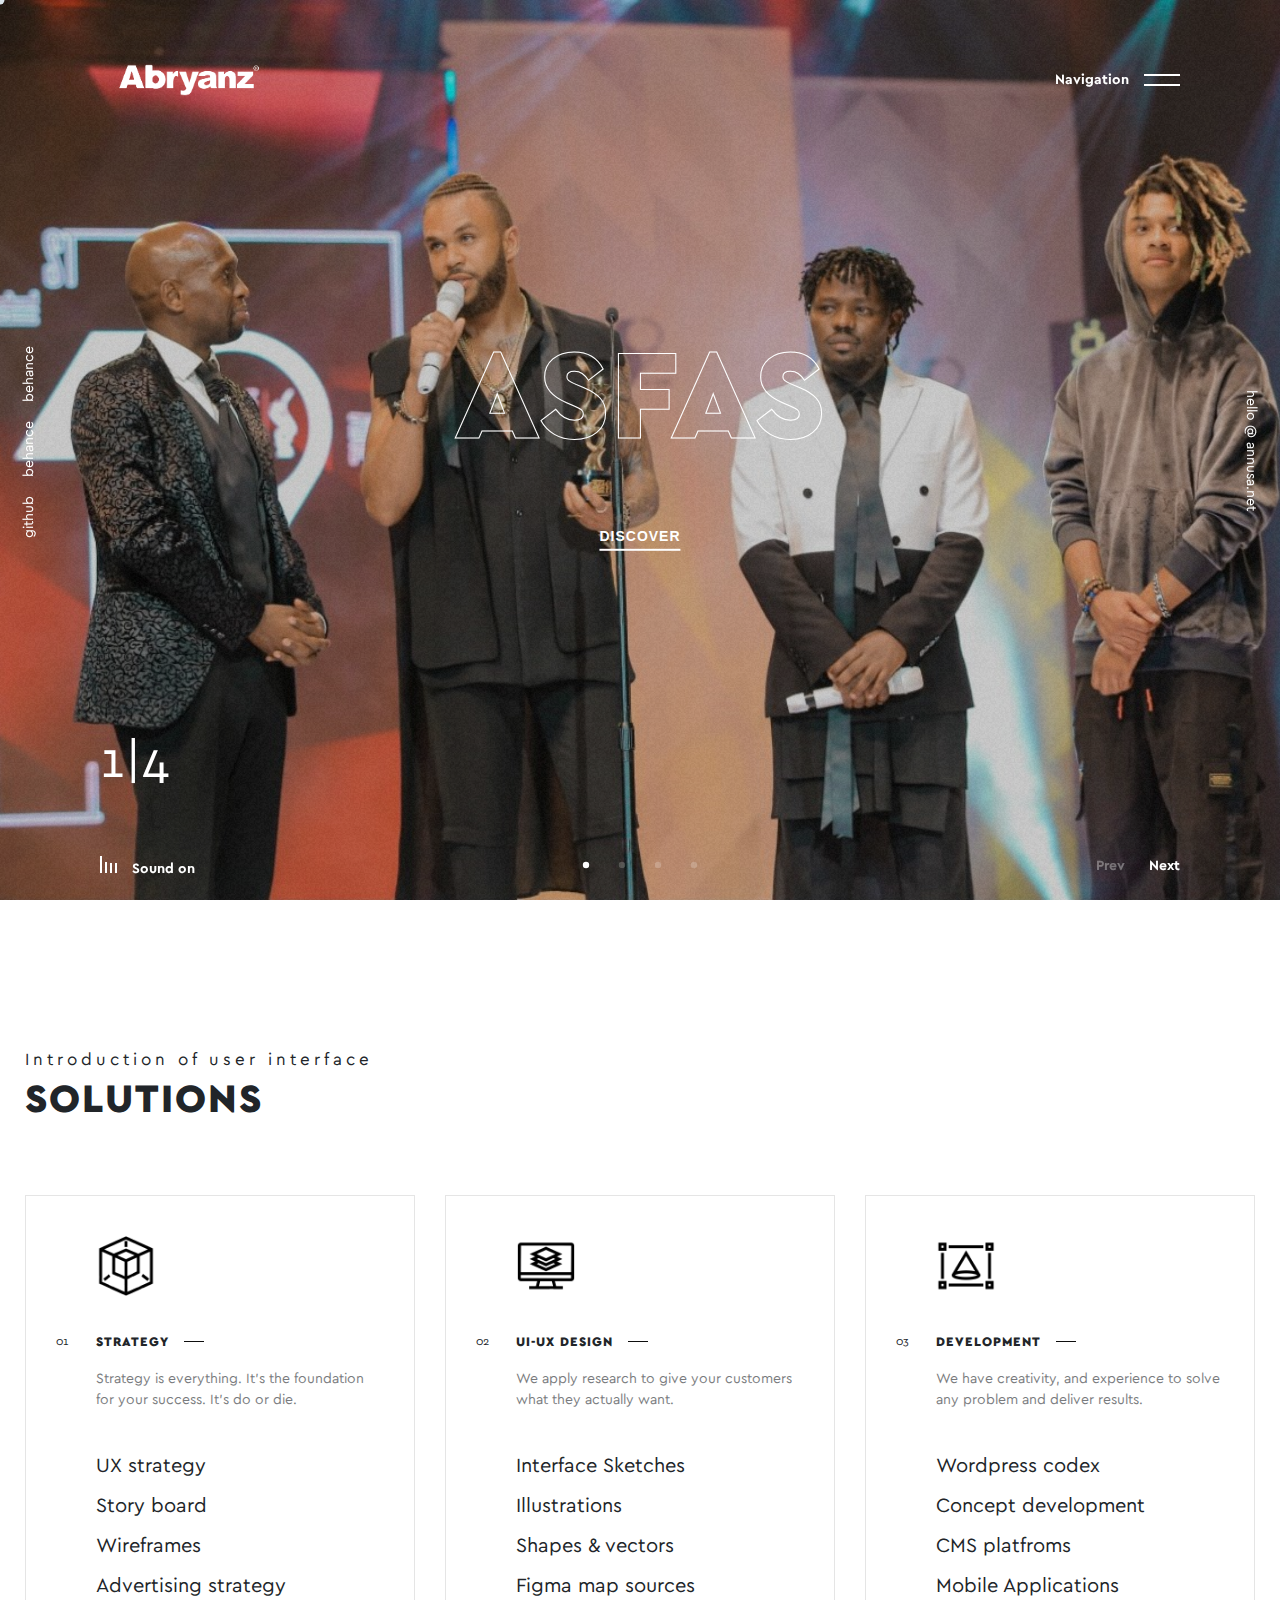
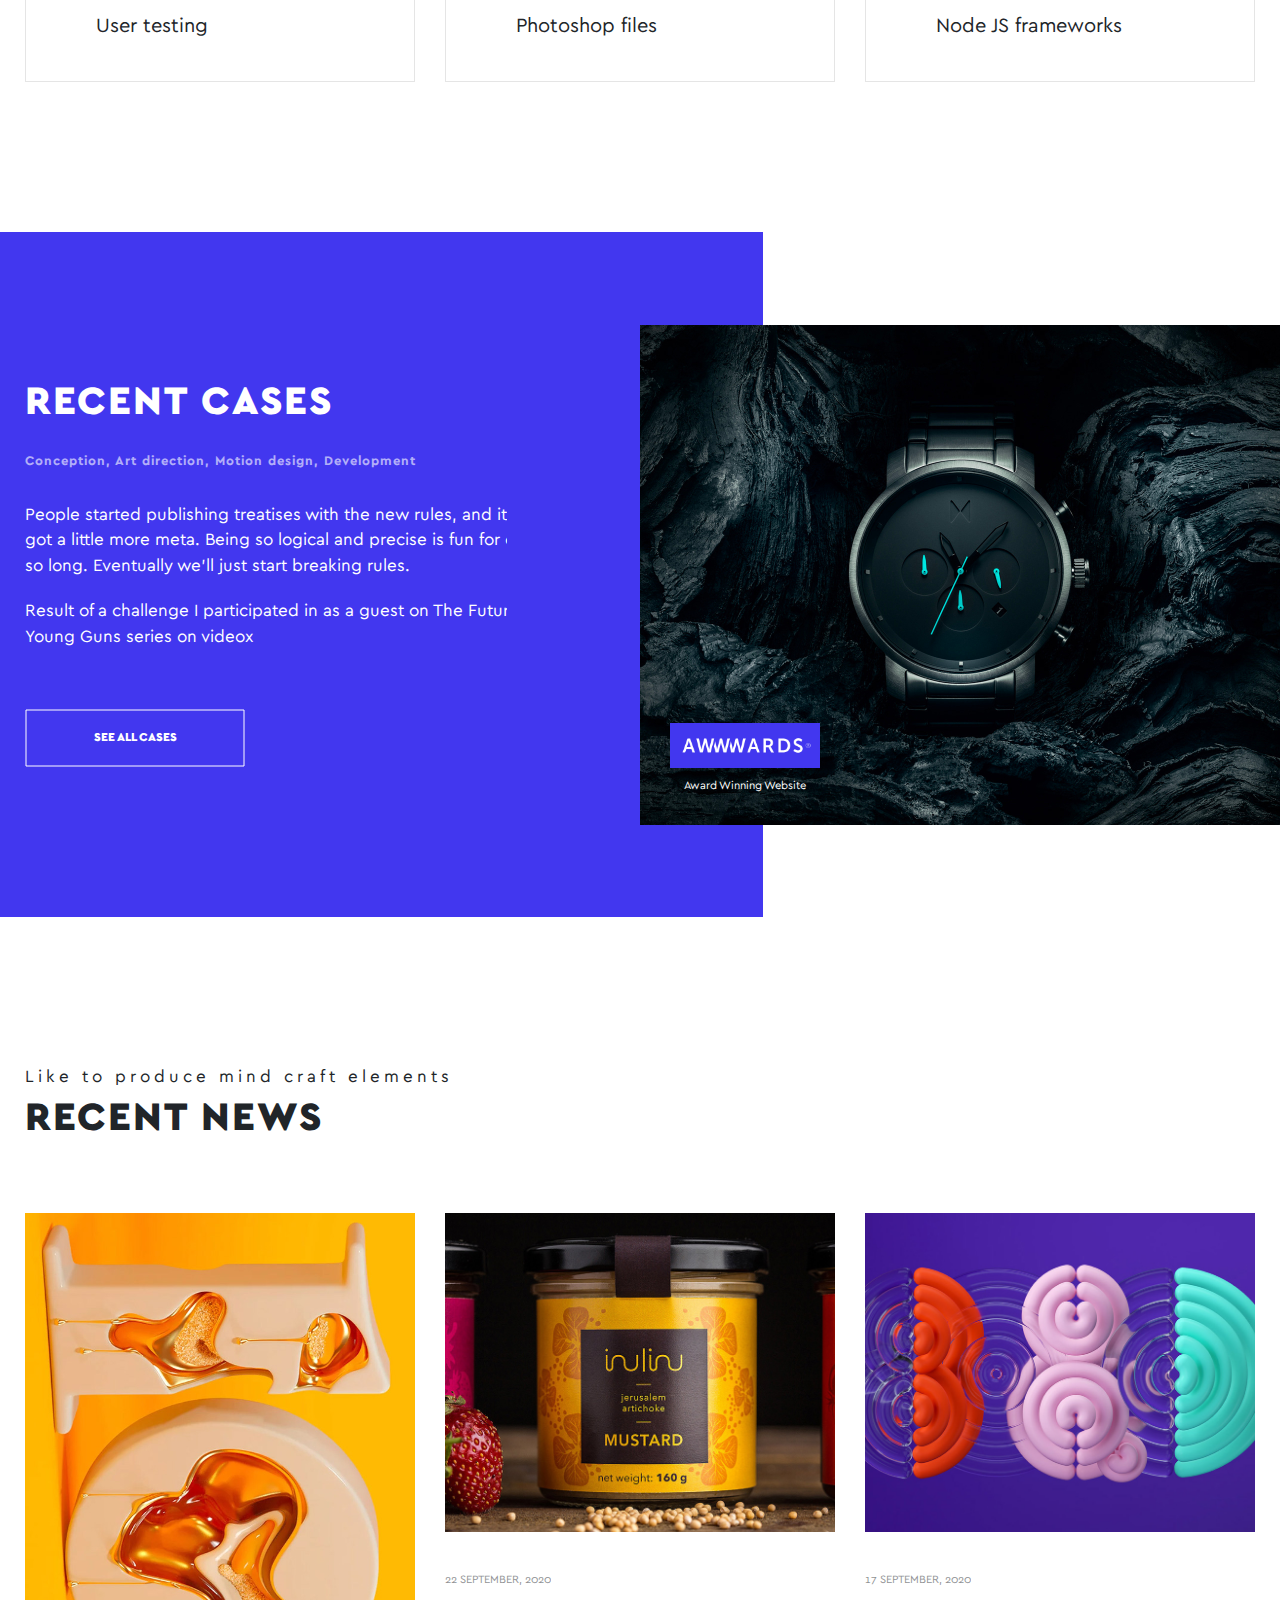
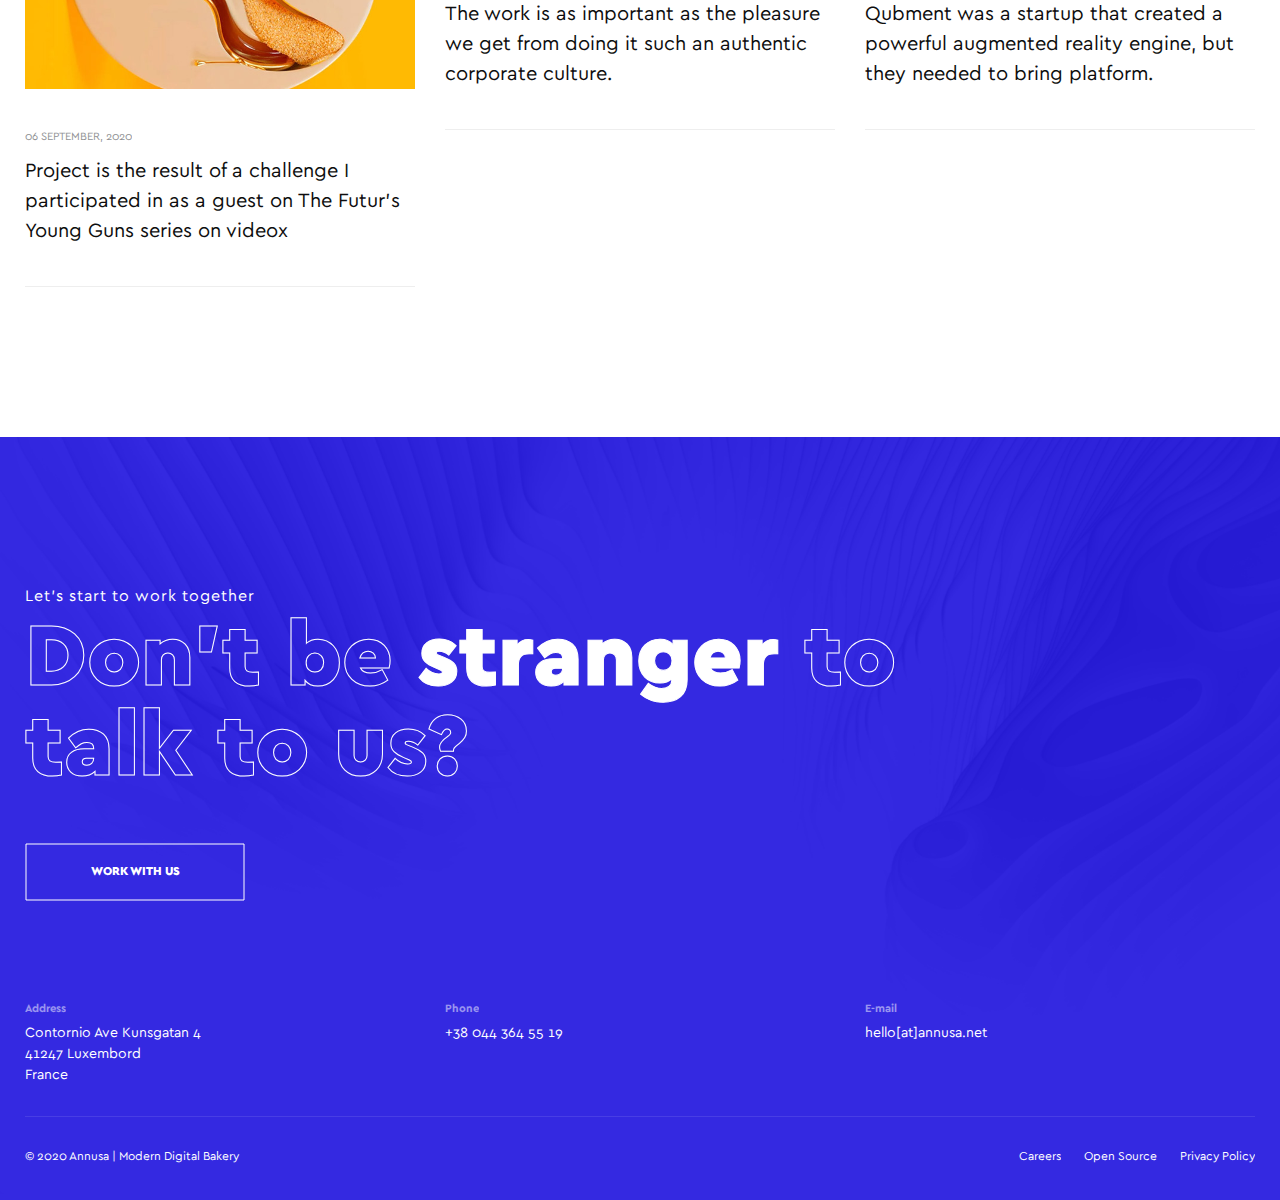
<file: index.html>
<!doctype html>
<html lang="en">


<head>
<meta charset="utf-8">
<meta name="viewport" content="width=device-width, initial-scale=1, shrink-to-fit=no">
<meta name="format-detection" content="telephone=no">
<meta name="theme-color" content="#4237ef"/>
<meta name="HandheldFriendly" content="true" />
<title>ABRYANZ</title>
<meta name="author" content="ABEYANZ">
<meta name="description" content="ABRYANZ|FASHION AND STYLE">
<meta name="keywords" content="creative, works, showcase, portfolio, highlight, projects, modern, agency, digital, studio, css, animation, transition, freelancers">

<!-- SOCIAL MEDIA META -->
<meta property="og:description" content="ABRYANZ|FASHION AND STYLE">
<meta property="og:image" content="preview.html">
<meta property="og:site_name" content="abryanz">
<meta property="og:title" content="abryanz">
<meta property="og:type" content="abryanz">
<meta property="og:url" content="Abryanz">

<!-- TWITTER META -->
<meta name="twitter:card" content="summary">
<meta name="twitter:site" content="@abryanz">
<meta name="twitter:creator" content="@abryanz">
<meta name="twitter:title" content="abryanz">
<meta name="twitter:description" content="ABRYANZ">
<meta name="twitter:image" content="preview.html">

<!-- FAVICON FILES -->
<link href="imgs/logos/a180.png" rel="apple-touch-icon" sizes="180x180">
<link href="imgs/logos/a152.png" rel="apple-touch-icon" sizes="152x152">
<link href="imgs/logos/a114.png" rel="apple-touch-icon" sizes="144x144">
<link href="imgs/logos/a114.png" rel="apple-touch-icon" sizes="114x114">
<link href="imgs/logos/a72.png" rel="apple-touch-icon" sizes="72x72">
<link href="imgs/logos/a52.png" rel="apple-touch-icon">
<link href="imgs/logos/a32.png" rel="shortcut icon">

<!-- CSS FILES -->
<link rel="stylesheet" href="css/fontawesome.min.css">
<link rel="stylesheet" href="css/bundle.min.css">
<link rel="stylesheet" href="css/bootstrap.min.css">
<link rel="stylesheet" href="css/style.css">
</head>
<body>
<div class="cursor js-cursor"></div>
<!-- end cursor -->
<div class="preloader" id="preloader"> <span></span> <span></span> <span></span> <span></span>
  <div class="inner">
    <canvas class="progress-bar" id="progress-bar" width="400" height="400"></canvas>
    <img src="imgs/logos/Abryanz_Logo_White%20png.png" srcset="imgs/logos/Abryanz_Logo_White%20png.png" alt="Image" style="height: 80px;"> </div>
  <!-- end inner --> 
</div>
<!-- end preloder -->
<div class="page-transition"> <span></span> <span></span> <span></span> <span></span> </div>
<!-- end page-transition -->
<div class="site-navigation">
  <ul>
    <li class="dropdown"><span>+</span><b><a href="index.html" data-text="Home">Home</a></b>
      <ul>
        <li><a href="index-kinetic-slider.html">Kinetic Slider</a></li>
        <li><a href="index-video-bg.html">Video Background</a></li>
      </ul>
    </li>
    <li><b><a href="studio.html" data-text="Studio">Studio</a></b></li>
    <li><b><a href="cases.html" data-text="Cases">Cases</a></b></li>
    <li><b><a href="blog.html" data-text="Blog">Blog</a></b></li>
    <li><b><a href="hello.html" data-text="Hello">Hello</a></b></li>
  </ul>
</div>
<!-- edn site-navigation -->
<nav class="navbar">
  <div class="logo"> <a href="index.html"><img src="imgs/logos/Abryanz%20Logo_White-01.png" srcset="imgs/logos/Abryanz%20Logo_White-01.png" alt="Image" style="height: 100px;"> </a> </div>
  <!-- end logo -->
  
  <!-- end languages --> 
  <span class="menu-text">Navigation</span>
  <div class="sandwich-menu">
    <div class="sandwich">
      <div class="sand"> <span></span> <span></span> </div>
      <!-- end sand -->
      <div class="closed"> <span></span> <span></span> </div>
      <!-- end closed --> 
    </div>
    <!-- end sandwich --> 
    
  </div>
  <!-- end sandwich-menu --> 
</nav>
<!-- end navbar -->
<header class="slider">
  <div class="swiper-container">
    <div class="swiper-wrapper">
      <div class="swiper-slide">
        <div class="slide-inner" data-swiper-parallax="45%">
          <div class="slide-image" data-background="imgs/asfas.jpg"></div>
          <div class="slide-content" >
            <h1>Asfas</h1>
            <div class="link-holder"> <a href="https://abryanzstyleandfashionawards.com/">
              <svg version="1.1" xmlns="http://www.w3.org/2000/svg" xmlns:xlink="http://www.w3.org/1999/xlink" width="100" height="100" viewBox="2 2 100 100" xml:space="preserve">
                <circle fill="none" stroke="#fff" stroke-width="2" cx="52" cy="52" r="50"></circle>
              </svg>
              <span>DISCOVER</span> </a> </div>
            <!-- end link-holder --> 
          </div>
          <!-- end slide-content --> 
        </div>
        <!-- end slide-inner --> 
      </div>
      <!-- end swiper-slide -->
      <div class="swiper-slide">
        <div class="slide-inner" data-swiper-parallax="45%">
          <div class="slide-image" data-background="imgs/Fashionbelow.jpg"></div>
          <div class="slide-content">
            <h1>Shop</h1>
            <div class="link-holder"> <a href="https://shop.abryanz.com/?v=1db208cbcff2">
              <svg version="1.1" xmlns="http://www.w3.org/2000/svg" xmlns:xlink="http://www.w3.org/1999/xlink" width="100" height="100" viewBox="2 2 100 100" xml:space="preserve">
                <circle fill="none" stroke="#fff" stroke-width="2" cx="52" cy="52" r="50"></circle>
              </svg>
              <span>DISCOVER</span> </a> </div>
            <!-- end link-holder --> 
          </div>
          <!-- end slide-content --> 
        </div>
        <!-- end slide-inner --> 
      </div>
      <!-- end swiper-slide -->
      <div class="swiper-slide">
        <div class="slide-inner" data-swiper-parallax="45%">
          <div class="slide-image" data-background="imgs/kb13.png" src=imgs/Fashionbelow.jpg></div>
          <div class="slide-content">
            <h1>Kampala Brunch</h1>
            <div class="link-holder"> <a href="#">
              <svg version="1.1" xmlns="http://www.w3.org/2000/svg" xmlns:xlink="http://www.w3.org/1999/xlink" width="100" height="100" viewBox="2 2 100 100" xml:space="preserve">
                <circle fill="none" stroke="#fff" stroke-width="2" cx="52" cy="52" r="50"></circle>
              </svg>
              <span>DISCOVER</span> </a> </div>
            <!-- end link-holder --> 
          </div>
          <!-- end slide-content --> 
        </div>
        <!-- end slide-inner --> 
      </div>
      <!-- end swiper-slide -->
      <div class="swiper-slide">
        <div class="slide-inner" data-swiper-parallax="45%">
          <div class="slide-image" data-background="imgs/charity2.jpg"></div>
          <div class="slide-content">
            <h1>abryan's Foundation</h1>
            <div class="link-holder"> <a href="#">
              <svg version="1.1" xmlns="http://www.w3.org/2000/svg" xmlns:xlink="http://www.w3.org/1999/xlink" width="100" height="100" viewBox="2 2 100 100" xml:space="preserve">
                <circle fill="none" stroke="#fff" stroke-width="2" cx="52" cy="52" r="50"></circle>
              </svg>
              <span>DISCOVER</span> </a> </div>
            <!-- end link-holder --> 
          </div>
          <!-- end slide-content --> 
        </div>
        <!-- end slide-inner --> 
      </div>
      <!-- end swiper-slide --> 
    </div>
    <!-- end swiper-wrapper --> 
  </div>
  <!-- end swiper-container -->
  <div class="bottom-bar">
    <div class="sound">
      <div class="equalizer"> <span></span> <span></span> <span></span> <span></span> </div>
      <!-- end equalizer --> 
      <b>Sound on</b> </div>
    <!-- end sound -->
    <div class="swiper-pagination"></div>
    <!-- end swiper-pagination -->
    <div class="slider-fraction"><span></span>|<span></span></div>
    <!-- end slider-fraction -->
    <div class="slider-controls">
      <div class="swiper-button-prev" data-text="Prev">Prev</div>
      <!-- end swiper-button-prev -->
      <div class="swiper-button-next" data-text="Next">Next</div>
      <!-- end swiper-button-next --> 
    </div>
    <!-- end slider-controls --> 
  </div>
  <!-- end bottom-bar -->
  <aside class="left-side">
    <div class="social-links">
      <ul>
        <li><a href="#" data-text="github">github</a></li>
        <li><a href="#" data-text="behance">behance</a></li>
        <li><a href="#" data-text="behance">behance</a></li>
      </ul>
    </div>
    <!-- end social-links --> 
  </aside>
  <!-- end left-side -->
  <aside class="right-side"> <a href="#" data-text="hello @ annusa.net">hello @ annusa.net</a> </aside>
  <!-- end right-side --> 
</header>
<!-- end slider -->
<section class="content-section">
  <div class="container">
    <div class="row justify-content-center">
      <div class="col-12">
        <div class="section-title">
          <h6>Introduction of  user interface</h6>
          <h2>Solutions</h2>
        </div>
        <!-- end section-title --> 
      </div>
      <!-- end col-12 -->
      <div class="col-lg-4">
        <div class="icon-content-list-block">
          <figure><img src="images/icon01.png" alt="Image"></figure>
          <small>01</small>
          <h5>STRATEGY</h5>
          <p>Strategy is everything. It’s the foundation for your success.
            It’s do or die.</p>
          <ul>
            <li>UX strategy</li>
            <li>Story board</li>
            <li>Wireframes</li>
            <li>Advertising strategy</li>
            <li>User testing</li>
          </ul>
        </div>
        <!-- end icon-content-list-block --> 
      </div>
      <!-- end col-4 -->
      <div class="col-lg-4">
        <div class="icon-content-list-block">
          <figure><img src="images/icon02.png" alt="Image"></figure>
          <small>02</small>
          <h5>UI-UX DESIGN</h5>
          <p>We apply research to give your customers what they actually want.</p>
          <ul>
            <li>Interface Sketches</li>
            <li>Illustrations</li>
            <li>Shapes &amp; vectors</li>
            <li>Figma map sources</li>
            <li>Photoshop files</li>
          </ul>
        </div>
        <!-- end icon-content-list-block --> 
      </div>
      <!-- end col-4 -->
      <div class="col-lg-4">
        <div class="icon-content-list-block">
          <figure><img src="images/icon03.png" alt="Image"></figure>
          <small>03</small>
          <h5>DEVELOPMENT</h5>
          <p>We have creativity, and experience to solve any problem and deliver results.</p>
          <ul>
            <li>Wordpress codex</li>
            <li>Concept development</li>
            <li>CMS platfroms</li>
            <li>Mobile Applications</li>
            <li>Node JS frameworks</li>
          </ul>
        </div>
        <!-- end icon-content-list-block --> 
      </div>
      <!-- end col-4 --> 
    </div>
    <!-- end row --> 
  </div>
  <!-- end container --> 
</section>
<!-- end content-section -->
<section class="content-section no-spacing">
  <div class="container">
    <div class="row align-items-center no-gutters">
      <div class="col-lg-6">
        <div class="left-side-content">
          <div class="inner">
            <h4>RECENT CASES</h4>
            <b>Conception, Art direction, Motion design, Development</b>
            <p>People started publishing treatises with the new rules, and it all got a little more meta. Being so logical and precise is fun for only so long. Eventually we’ll just start breaking rules.</p>
            <p>Result of a challenge I participated in as a guest on The Futur's Young Guns series on videox</p>
            <a href="#" class="custom-btn">
            <svg>
              <rect width="218" height="56" x="1" y="1" rx="0" fill="none" stroke="#ffffff"></rect>
            </svg>
            <span>SEE ALL CASES</span> </a> </div>
          <!-- inner --> 
        </div>
        <!-- end left-side-content --> 
      </div>
      <!-- end col-6 -->
      <div class="col-lg-6">
        <figure class="right-side-image"> <img src="images/side-image.jpg" alt="Image" class="image">
          <figcaption> <img src="images/logo-awwwards.png" alt="Image"> <small>Award Winning Website</small> </figcaption>
        </figure>
        <!-- end right-side-image --> 
      </div>
      <!-- end col-6 --> 
    </div>
    <!-- end row --> 
  </div>
  <!-- end container --> 
  
</section>
<!-- end content-section -->
<section class="content-section">
  <div class="container">
    <div class="row">
      <div class="col-12">
        <div class="section-title">
          <h6>Like to produce mind craft elements</h6>
          <h2>Recent News</h2>
        </div>
        <!-- end section-title --> 
      </div>
      <!-- end col-12 -->
      <div class="col-lg-4">
        <div class="recent-news">
          <figure> <img src="images/blog01.jpg" alt="Image">
            <figcaption> <small>06 SEPTEMBER, 2020</small>
              <h4><a href="#">Project is the result of a challenge I participated in as a guest on The Futur's Young Guns series on videox</a></h4>
            </figcaption>
          </figure>
        </div>
        <!-- end recent-news --> 
      </div>
      <!-- end col-4 -->
      <div class="col-lg-4">
        <div class="recent-news">
          <figure> <img src="images/blog02.jpg" alt="Image">
            <figcaption> <small>22 SEPTEMBER, 2020</small>
              <h4><a href="#">The work is as important as the pleasure we get from doing it such an authentic corporate culture.</a></h4>
            </figcaption>
          </figure>
        </div>
        <!-- end recent-news --> 
      </div>
      <!-- end col-4 -->
      <div class="col-lg-4">
        <div class="recent-news">
          <figure> <img src="images/blog03.jpg" alt="Image">
            <figcaption> <small>17 SEPTEMBER, 2020</small>
              <h4><a href="#">Qubment was a startup that created a powerful augmented reality engine, but they needed to bring platform.</a></h4>
            </figcaption>
          </figure>
        </div>
        <!-- end recent-news --> 
      </div>
      <!-- end col-4 --> 
    </div>
    <!-- end row --> 
  </div>
  <!-- end container --> 
</section>
<!-- end content-section -->
<footer class="footer">
  <div class="container">
    <div class="row">
      <div class="col-lg-10">
        <div class="work-with-us">
          <h6>Let's start to work together</h6>
          <h2>Don't be <span>stranger</span> to talk to us?</h2>
          <a href="hello.html" class="custom-btn">
          <svg>
            <rect width="218" height="56" x="1" y="1" rx="0" fill="none" stroke="#ffffff"></rect>
          </svg>
          <span>WORK WITH US</span> </a> </div>
        <!-- end work-with-us --> 
      </div>
      <!-- end col-10 -->
      <div class="col-lg-4">
        <address>
        <small>Address</small>
        <p>Contornio Ave Kunsgatan 4<br>
          41247 Luxembord<br>
          France</p>
        </address>
      </div>
      <!-- end col-4 -->
      <div class="col-lg-4 col-md-6">
        <address>
        <small>Phone</small>
        <p>+38 044 364 55 19</p>
        </address>
      </div>
      <!-- end col-4 -->
      <div class="col-lg-4 col-md-6">
        <address>
        <small>E-mail</small>
        <p><a href="#" data-text="hello[at]annusa.net">hello[at]annusa.net</a></p>
        </address>
      </div>
      <!-- end col-4 -->
      <div class="col-12"> </div>
      <!-- end col-12 -->
      <div class="col-12">
        <div class="footer-bottom"> <span>© 2020 Annusa | Modern Digital Bakery</span>
          <ul class="footer-menu">
            <li><a href="#" data-text="Careers">Careers</a></li>
            <li><a href="#" data-text="Open Source">Open Source</a></li>
            <li><a href="#" data-text="Privacy Policy">Privacy Policy</a></li>
          </ul>
        </div>
        <!-- end footer-bottom --> 
      </div>
      <!-- end col-12 --> 
    </div>
    <!-- end row --> 
  </div>
  <!-- end container --> 
</footer>
<!-- end footer --> 

<!-- JS FILES --> 
<script src="js/jquery.min.js"></script> 
<script src="js/bootstrap.min.js"></script> 
<script src="js/bundle.js"></script> 
<script src="js/scripts.js"></script>
</body>

<!-- Mirrored from themezinho.net/annusa/index.html by HTTrack Website Copier/3.x [XR&CO'2014], Sun, 15 May 2022 09:34:36 GMT -->
</html>
</file>
<file: css/style.css>
@charset "UTF-8";
/*

@Author: themezinho
@URL: http://www.themezinho.net

This file contains the styling for the actual theme, this
is the file you need to edit to change the look of the
theme.


	// Table of contents //

		01. CUSTOM FONTS
		02.	BODY
		03.	LINKS
		04.	HTML TAGS
		05.	SPACING
		06.	FORM ELEMENTS
		07.	CUSTOM CONTAINER
		08.	SECTIONS
		09.	CONTENT SECTION
		10.	SECTION TITLE
		11.	ODOMETER
		12.	PAGINATION
		13.	CUSTOM LINK
		14.	CUSTOM BUTTON
		15.	SANDWICH
		16.	EQUALIZER
		17.	PRE ELEMENTS
		18.	PAGE LOADED
		19.	CUSTOM CURSOR
		20.	PRELOADER
		21.	PAGE TRANSITION
		22.	SITE NAVIGATION
		23.	DISPLAY NAV
		24.	NAVBAR
		25.	BOTTOM BAR
		26.	LEFT SIDE
		27.	RIGHT SIDE
		28.	SLIDER
		29.	KINETIC SLIDER
		30.	VIDEO BG
		31.	PAGE HEADER
		32.	ICON CONTENT LIST BLOCK
		33.	SIDE IMAGE CONTENT 
		34.	RECENT NEWS
		35.	ICON CONTENT BLOCK
		36.	MASONRY GALLERY
		37.	TEXT CONTENT BLOCK
		38.	AWARDS
		39.	TEAM
		40.	SERVICES
		41.	CLIENTS
		42.	WORKS
		43.	BLOG POST
		44.	BLOG SIDEBAR
		45.	CONTACT
		46.	CONTACT FORM
		47.	FOOTER
		48.	RESPONSIVE MEDIUM  
		49.	RESPONSIVE TABLET  
		50.	RESPONSIVE MOBILE


*/
/* FONTS */
@font-face {
  font-family: "Cera-GR";
  src: url("../fonts/cera-gr.eot");
  src: local("☺"), url("../fonts/cera-gr.woff") format("woff"), url("../fonts/cera-gr.ttf") format("truetype"), url("../fonts/cera-gr.svg") format("svg");
  font-weight: 400;
  font-style: normal;
}
@font-face {
  font-family: "Cera-GR";
  src: url("../fonts/cera-gr-bold.eot");
  src: local("☺"), url("../fonts/cera-gr-bold.woff") format("woff"), url("../fonts/cera-gr-bold.ttf") format("truetype"), url("../fonts/cera-gr-bold.svg") format("svg");
  font-weight: 600;
  font-style: normal;
}
@font-face {
  font-family: "Cera-GR";
  src: url("../fonts/cera-gr-black.eot");
  src: local("☺"), url("../fonts/cera-gr-black.woff") format("woff"), url("../fonts/cera-gr-black.ttf") format("truetype"), url("../fonts/cera-gr-black.svg") format("svg");
  font-weight: 800;
  font-style: normal;
}
/* BODY */
* {
  outline: none !important;
}

body {
  margin: 0;
  padding: 0;
  font-family: "Cera-GR", sans-serif;
  font-size: 14px;
}

/* LINKS */
a {
  color: #0e0e0e;
}

a:hover {
  text-decoration: underline;
  color: #0e0e0e;
}

a:focus {
  color: #0e0e0e;
  text-decoration: none;
}

/* HTML TAGS */
html {
  height: 100%;
}

img {
  max-width: 100%;
}

p {
  margin-bottom: 20px;
}
p:last-child {
  margin-bottom: 0;
}

/* SPACING */
.no-spacing {
  margin: 0 !important;
  padding: 0 !important;
}

.top-no-spacing {
  padding-top: 0 !important;
}

.top-50-spacing {
  padding-top: 50px !important;
}

/* FORM ELEMENTS */
input[type=text], input[type=email], input[type=password], input[type=search] {
  width: 440px;
  max-width: 100%;
  height: 60px;
  border: 1px solid #ccc;
  padding: 0 20px;
}

textarea {
  width: 540px;
  max-width: 100%;
  height: 160px;
  border: 1px solid #ccc;
  padding: 20px;
}

input[type=button], input[type=submit], button[type=button], button[type=submit] {
  height: 60px;
  background: #0e0e0e;
  color: #fff;
  font-size: 12px;
  font-weight: 800;
  letter-spacing: 1px;
  border: none;
  padding: 0 50px;
}

/* CUSTOM CONTAINER */
@media (min-width: 1170px) {
  .container {
    max-width: 1100px;
  }
}
@media (min-width: 1280px) {
  .container {
    max-width: 1260px;
  }
}
.container-fluid {
  padding: 0 100px;
}

/* SECTIONS */
main {
  width: 100%;
  display: flex;
  flex-wrap: wrap;
  position: relative;
  z-index: 1;
  overflow: hidden;
}

aside {
  display: block;
}

article {
  display: block;
}

/* CONTENT SECTION */
.content-section {
  width: 100%;
  display: flex;
  flex-wrap: wrap;
  padding: 150px 0;
  background: #fff;
}

.bg-color-dark {
  background: #0e0e0e !important;
}

.bg-color-main {
  background: #4237ef !important;
}

.bg-image-fixed {
  width: 100%;
  min-height: 450px;
  position: relative;
  background-size: cover;
  background-attachment: fixed;
}

/* SECTION TITLE */
.section-title {
  width: 100%;
  display: flex;
  flex-wrap: wrap;
  margin-bottom: 75px;
}
.section-title h6 {
  width: 100%;
  display: block;
  font-size: 17px;
  letter-spacing: 4px;
  margin-bottom: 10px;
}
.section-title h2 {
  width: 100%;
  display: block;
  font-size: 40px;
  font-weight: 800;
  line-height: 1;
  margin: 0;
  text-transform: uppercase;
  letter-spacing: 2px;
}
.section-title p {
  font-size: 17px;
  margin-top: 30px;
}

/* ODOMETER */
.odometer {
  line-height: 1;
  padding: 0;
}

.odometer.odometer-auto-theme, .odometer.odometer-theme-car {
  padding: 0 !important;
}

.odometer.odometer-auto-theme .odometer-digit {
  padding: 0 !important;
}

.odometer.odometer-auto-theme .odometer-digit .odometer-digit-inner {
  left: 0 !important;
}

.odometer.odometer-auto-theme .odometer-digit, .odometer.odometer-theme-car .odometer-digit {
  padding: 0;
}

.odometer.odometer-auto-theme .odometer-digit .odometer-digit-inner, .odometer.odometer-theme-car .odometer-digit .odometer-digit-inner {
  left: 0;
}

/* PAGINATION */
.pagination {
  width: 100%;
  display: flex;
  flex-wrap: wrap;
  margin: 0;
}
.pagination .page-item {
  display: inline-block;
}
.pagination .page-item .page-link {
  height: 60px;
  line-height: 60px;
  padding: 0 40px;
  border-radius: 0 !important;
  font-size: 12px;
  font-weight: 600;
  color: #0e0e0e;
  outline: none !important;
}
.pagination .page-item .page-link:focus {
  outline: none !important;
}

/* SPLITTING */
.splitting .word, .splitting .char {
  display: inline-block;
}

.splitting .char {
  position: relative;
}

.animated .char {
  display: inline-block;
  animation: texteffect 0.6s cubic-bezier(0.5, 0, 0.5, 1) both;
  -webkit-animation: texteffect 0.6s cubic-bezier(0.5, 0, 0.5, 1) both;
  animation-delay: calc(10ms * var(--char-index));
}

/* REVEAL EFFECT */
.reveal-effect {
  float: left;
  position: relative;
}

.reveal-effect > * {
  -webkit-animation-duration: 1s;
  animation-duration: 1s;
  -webkit-animation-fill-mode: forwards;
  animation-fill-mode: forwards;
  -webkit-animation-timing-function: cubic-bezier(0.785, 0.135, 0.15, 0.86);
  animation-timing-function: cubic-bezier(0.785, 0.135, 0.15, 0.86);
  position: relative;
}

.reveal-effect > * {
  -webkit-animation-fill-mode: forwards;
  animation-fill-mode: forwards;
}

.reveal-effect {
  -webkit-transition-property: -webkit-transform;
  transition-property: -webkit-transform;
  transition-property: transform;
  transition-property: transform, -webkit-transform;
}

.reveal-effect {
  -webkit-transition-duration: 1.2s;
  transition-duration: 1.2s;
  -webkit-transition-timing-function: cubic-bezier(0.25, 0.1, 0.25, 1);
  transition-timing-function: cubic-bezier(0.25, 0.1, 0.25, 1);
}

.reveal-effect.animated {
  -webkit-transform: translate(0, 0);
  transform: translate(0, 0);
}

.reveal-effect.animated * {
  -webkit-animation-name: show-img-1;
  animation-name: show-img-1;
}

.reveal-effect:after {
  -webkit-animation-fill-mode: forwards;
  animation-fill-mode: forwards;
  -webkit-animation-timing-function: cubic-bezier(0.785, 0.135, 0.15, 0.86);
  animation-timing-function: cubic-bezier(0.785, 0.135, 0.15, 0.86);
}

.reveal-effect:after {
  content: "";
  width: 100%;
  height: 100%;
  display: block;
  position: absolute;
  top: 0;
  left: 0;
}

.reveal-effect:after {
  -webkit-transform-origin: left top;
  transform-origin: left top;
  -webkit-transform: scale(0.05, 0);
  transform: scale(0.05, 0);
  -webkit-animation-duration: 1s;
  animation-duration: 1s;
  -webkit-animation-fill-mode: forwards;
  animation-fill-mode: forwards;
  -webkit-animation-timing-function: cubic-bezier(0.785, 0.135, 0.15, 0.86);
  animation-timing-function: cubic-bezier(0.785, 0.135, 0.15, 0.86);
}

.reveal-effect.masker:after {
  background-color: #0e0e0e;
}

.reveal-effect.animated:after {
  -webkit-animation-name: slide-bg-2;
  animation-name: slide-bg-2;
}

/* ANIMATIONS */
@keyframes texteffect {
  0% {
    transform: translateY(100%);
    opacity: 0;
  }
  100% {
    transform: translateY(0);
    opacity: 1;
  }
}
@-webkit-keyframes texteffect {
  0% {
    -webkit-transform: translateY(100%);
    opacity: 0;
  }
  100% {
    -webkit-transform: translateY(0);
    opacity: 1;
  }
}
@-moz-keyframes texteffect {
  0% {
    -moz-transform: translateY(100%);
    opacity: 0;
  }
  100% {
    -moz-transform: translateY(0);
    opacity: 1;
  }
}
@-webkit-keyframes show-img-1 {
  0%, 66.6% {
    visibility: hidden;
  }
  100%, 66.7% {
    visibility: visible;
  }
}
@keyframes show-img-1 {
  0%, 66.6% {
    visibility: hidden;
  }
  100%, 66.7% {
    visibility: visible;
  }
}
@-webkit-keyframes slide-bg-2 {
  33.3% {
    -webkit-transform-origin: left top;
    transform-origin: left top;
    -webkit-transform: scale(0.05, 1);
    transform: scale(0.05, 1);
  }
  66.6% {
    -webkit-transform-origin: left center;
    transform-origin: left center;
    -webkit-transform: scale(1, 1);
    transform: scale(1, 1);
  }
  66.7% {
    -webkit-transform-origin: right center;
    transform-origin: right center;
    -webkit-transform: scale(1, 1);
    transform: scale(1, 1);
  }
  100% {
    -webkit-transform-origin: right center;
    transform-origin: right center;
    -webkit-transform: scale(0, 1);
    transform: scale(0, 1);
  }
}
@keyframes slide-bg-2 {
  33.3% {
    -webkit-transform-origin: left top;
    transform-origin: left top;
    -webkit-transform: scale(0.05, 1);
    transform: scale(0.05, 1);
  }
  66.6% {
    -webkit-transform-origin: left center;
    transform-origin: left center;
    -webkit-transform: scale(1, 1);
    transform: scale(1, 1);
  }
  66.7% {
    -webkit-transform-origin: right center;
    transform-origin: right center;
    -webkit-transform: scale(1, 1);
    transform: scale(1, 1);
  }
  100% {
    -webkit-transform-origin: right center;
    transform-origin: right center;
    -webkit-transform: scale(0, 1);
    transform: scale(0, 1);
  }
}
/* CUSTOM LINK */
.custom-link {
  width: 100%;
  display: block;
  overflow: hidden;
}
.custom-link a {
  color: #fff;
  display: inline-block;
  position: relative;
  -webkit-transition: all 0.25s ease-in-out;
  -moz-transition: all 0.25s ease-in-out;
  -ms-transition: all 0.25s ease-in-out;
  -o-transition: all 0.25s ease-in-out;
  transition: all 0.25s ease-in-out;
}
.custom-link a:before {
  content: attr(data-text);
  position: absolute;
  left: 0;
  top: 100%;
  color: #fff;
}
.custom-link a:hover {
  transform: translateY(-100%);
  text-decoration: none;
}

/* CUSTOM BUTTON */
.custom-btn {
  position: relative;
  display: inline-block;
  width: 220px;
  height: 58px;
  line-height: 56px;
  text-align: center;
  background-color: transparent;
  cursor: pointer;
  text-decoration: none;
}
.custom-btn:hover {
  text-decoration: none;
}
.custom-btn:hover svg rect {
  stroke-width: 1;
  stroke-dasharray: 150, 500;
  stroke-dashoffset: 340;
}
.custom-btn svg {
  width: 220px;
  height: 58px;
  position: absolute;
  top: 0;
  left: 0;
}
.custom-btn svg rect {
  width: 218px;
  height: 56px;
  stroke-width: 1;
  stroke-dasharray: 353, 0;
  stroke-dashoffset: 0;
  -webkit-transition: all 600ms ease;
  transition: all 600ms ease;
}
.custom-btn span {
  display: inline-block;
  color: #fff;
  font-size: 12px;
  font-weight: 800;
}

/* SANDWICH */
.menu-text {
  margin-left: auto;
  color: #fff;
}

.sandwich {
  width: 36px;
  height: 36px;
  display: inline-block;
  position: relative;
}
.sandwich * {
  transition: all 0.5s cubic-bezier(0.47, 0.02, 0.03, 0.86);
}
.sandwich span {
  width: 36px;
  height: 2px;
  background: #fff;
  position: absolute;
}
.sandwich .sand {
  width: 100%;
  height: 100%;
  position: absolute;
  left: 0;
  top: 0;
}
.sandwich .sand span:nth-child(1) {
  top: 14px;
  left: 0;
}
.sandwich .sand span:nth-child(2) {
  top: 24px;
  left: 0;
}
.sandwich .closed {
  width: 100%;
  height: 100%;
  position: absolute;
  left: 0;
  top: 1px;
  z-index: 2;
  opacity: 1;
  overflow: hidden;
  transform: rotate(45deg);
  transform-origin: center;
}
.sandwich .closed span:nth-child(1) {
  width: 36px;
  top: 17px;
  left: 0;
  transform: rotate(0deg) translateX(-130%);
  transition-delay: 0.3s;
}
.sandwich .closed span:nth-child(2) {
  width: 36px;
  top: 17px;
  right: 0;
  transform: rotate(90deg) translateX(-130%);
  transition-delay: 0.45s;
}
.sandwich:hover .sand span:nth-child(1) {
  width: 26px;
}
.sandwich:hover .sand span:nth-child(2) {
  width: 26px;
  left: 10px;
}
.sandwich.active {
  position: relative;
}
.sandwich.active .sand span:nth-child(1) {
  width: 0;
}
.sandwich.active .sand span:nth-child(2) {
  width: 0;
  left: 0;
  transition-delay: 0.15s;
}
.sandwich.active .closed span:nth-child(1) {
  width: 36px;
  transform: rotate(0deg) translateX(0);
}
.sandwich.active .closed span:nth-child(2) {
  width: 36px;
  transform: rotate(90deg) translateX(0);
  transition-delay: 0.15s;
}

/* EQUALIZER */
.equalizer {
  width: 18px;
  height: 20px;
  display: inline-block;
  margin-right: 10px;
  cursor: pointer;
  position: relative;
}

.equalizer span {
  background: #fff;
  width: 2px;
  height: 0px;
  bottom: 0;
  left: 0%;
  display: block;
  position: absolute;
  transition: height 0.2s linear;
}

.equalizer span:nth-child(1) {
  margin-left: 5px;
}

.equalizer span:nth-child(2) {
  margin-left: 10px;
}

.equalizer span:nth-child(4) {
  margin-left: 15px;
}

.equalizer span:nth-child(5) {
  margin-left: 20px;
}

.equalizer.paused span {
  height: 3px !important;
}

/* PRE ELEMENTS */
.navbar, .bottom-bar, .left-side, .right-side {
  transition: all ease 0.5s;
  opacity: 0;
  transition-delay: 1.5s;
}

.slide-content .link-holder, .page-header .container p {
  transition: all ease 0.5s;
  opacity: 0;
  transform: translateY(50px);
}

.slide-content h1, .page-header .container h1 {
  transition: all ease 0.5s;
  opacity: 0;
  transform: translateY(-50px);
}

.slider {
  transition: all ease 1s;
  transform: scale(1.5);
  transition-delay: 0.8s;
}

/* PAGE LOADED */
.page-loaded .preloader {
  height: 0;
  visibility: hidden;
}

.page-loaded .preloader span {
  width: 0;
}

.page-loaded .preloader .inner {
  visibility: hidden;
}

.page-loaded .preloader canvas {
  opacity: 0;
  animation: none;
  -webkit-animation: none;
  -moz-animation: none;
}

.page-loaded .preloader img {
  opacity: 0;
}

.page-loaded .navbar, .page-loaded .bottom-bar, .page-loaded .left-side, .page-loaded .right-side {
  opacity: 1;
}

.page-loaded .slide-content .link-holder, .page-loaded .page-header .container p {
  opacity: 1;
  transform: translateY(0);
  transition-delay: 1.5s;
}

.page-loaded .slide-content h1, .page-loaded .page-header .container h1 {
  opacity: 1;
  transform: translateY(0);
  transition-delay: 1.5s;
}

.page-loaded .slider {
  transform: scale(1);
}

/* CUSTOM CURSOR */
.cursor {
  position: fixed;
  top: -30px;
  left: -30px;
  pointer-events: none;
  z-index: 9999;
  mix-blend-mode: difference;
}
.cursor:before {
  content: "";
  width: 60px;
  height: 60px;
  display: inline-block;
  border-radius: 50%;
  background: white;
  transition: all ease 0.15s;
  transform: scale(0.15);
}

.cursor.light:before {
  transform: scale(1);
}

/* PRELOADER */
.preloader {
  width: 100%;
  height: 100vh;
  display: flex;
  flex-wrap: wrap;
  flex-direction: column;
  align-items: center;
  justify-content: center;
  position: fixed;
  left: 0;
  top: 0;
  z-index: 99;
  transition-delay: 2s;
  overflow: hidden;
}
.preloader span {
  width: 25%;
  height: 100%;
  position: absolute;
  right: 0%;
  top: 0;
  background: #0e0e0e;
  transition: all ease 0.7s;
  transition-delay: 0.7s;
}
.preloader span:nth-child(2) {
  right: 25%;
}
.preloader span:nth-child(3) {
  right: 50%;
}
.preloader span:nth-child(4) {
  right: 75%;
}
.preloader .inner {
  display: inline-block;
  position: absolute;
  top: 50%;
  left: 50%;
  transform: translateX(-50%) translateY(-50%);
}
.preloader .inner canvas {
  display: inline-block;
  background: none;
  border-radius: 50%;
  -webkit-animation: spin 4s linear infinite;
  -moz-animation: spin 4s linear infinite;
  animation: spin 4s linear infinite;
  position: relative;
  z-index: 1;
  transition: all ease 0.5s;
}
.preloader .inner img {
  height: 15px;
  position: absolute;
  left: 50%;
  top: 50%;
  transform: translateX(-50%) translateY(-50%);
  transition: all ease 0.5s;
  transition-delay: 0.2s;
}

@-moz-keyframes spin {
  100% {
    -moz-transform: rotate(360deg);
  }
}
@-webkit-keyframes spin {
  100% {
    -webkit-transform: rotate(360deg);
  }
}
@keyframes spin {
  100% {
    -webkit-transform: rotate(360deg);
    transform: rotate(360deg);
  }
}
/* PAGE TRANSITION */
.page-transition {
  width: 100%;
  height: 100%;
  position: fixed;
  left: 0;
  top: 0;
  z-index: 99;
  visibility: hidden;
}
.page-transition span {
  width: 0;
  height: 100%;
  position: absolute;
  left: 0;
  top: 0;
  background: #0e0e0e;
  transition: all ease 0.5s;
}
.page-transition span:nth-child(2) {
  left: 25%;
}
.page-transition span:nth-child(3) {
  left: 50%;
}
.page-transition span:nth-child(4) {
  left: 75%;
}
.page-transition.active {
  visibility: visible;
}
.page-transition.active span {
  width: 25%;
}

/* SITE NAVIGATION */
.site-navigation {
  width: 100%;
  height: 100vh;
  display: flex;
  flex-wrap: wrap;
  flex-direction: column;
  align-items: center;
  justify-content: center;
  position: absolute;
  left: 0;
  top: 0;
  z-index: 4;
  visibility: hidden;
}
.site-navigation ul {
  width: 100%;
  margin: 0;
  padding: 0;
}
.site-navigation ul li {
  display: flex;
  flex-wrap: wrap;
  justify-content: center;
  margin: 20px 0;
  padding: 0;
  list-style: none;
  -webkit-transition: all 0.25s ease-in-out;
  -moz-transition: all 0.25s ease-in-out;
  -ms-transition: all 0.25s ease-in-out;
  -o-transition: all 0.25s ease-in-out;
  transition: all 0.25s ease-in-out;
  opacity: 0;
  line-height: 1;
  transform: skewY(6deg);
  position: relative;
  text-align: center;
  font-size: 5vw;
  color: #fff;
}
.site-navigation ul li.dropdown {
  position: relative;
}
.site-navigation ul li.dropdown span {
  display: inline-block;
  font-weight: 400;
  cursor: pointer;
  margin-right: 10px;
  margin-left: -3%;
  transform: scale(0.5);
}
.site-navigation ul li ul {
  width: 100%;
  margin-bottom: 0;
  display: none;
}
.site-navigation ul li ul li {
  margin: 10px;
  font-size: 20px;
  line-height: 1;
}
.site-navigation ul li ul li a {
  letter-spacing: 0;
}
.site-navigation ul li ul li a:hover {
  transform: translateY(0);
}
.site-navigation ul li ul li a:before {
  display: none;
}
.site-navigation ul li:nth-child(1) {
  transition-delay: 0.3s;
}
.site-navigation ul li:nth-child(2) {
  transition-delay: 0.35s;
}
.site-navigation ul li:nth-child(3) {
  transition-delay: 0.4s;
}
.site-navigation ul li:nth-child(4) {
  transition-delay: 0.45s;
}
.site-navigation ul li:nth-child(5) {
  transition-delay: 0.5s;
}
.site-navigation ul li b {
  display: inline-block;
  overflow: hidden;
}
.site-navigation ul li a {
  color: #fff;
  font-weight: 800;
  display: inline-block;
  position: relative;
  -webkit-transition: all 0.25s ease-in-out;
  -moz-transition: all 0.25s ease-in-out;
  -ms-transition: all 0.25s ease-in-out;
  -o-transition: all 0.25s ease-in-out;
  transition: all 0.25s ease-in-out;
}
.site-navigation ul li a:before {
  content: attr(data-text);
  position: absolute;
  left: 0;
  top: 100%;
  color: #fff;
}
.site-navigation ul li a:hover {
  transform: translateY(-100%);
  text-decoration: none;
}

/* DISPLAY NAV*/
.display-nav {
  overflow: hidden;
}
.display-nav .site-navigation {
  visibility: visible;
}
.display-nav .site-navigation ul li {
  opacity: 1;
  transform: skewY(0deg);
}
.display-nav .page-header .container {
  opacity: 0;
}
.display-nav .video-bg .container {
  opacity: 0;
}
.display-nav .kinetic-slider {
  opacity: 0.2;
  filter: blur(10px);
}
.display-nav .slider .swiper-slide-active .slide-content {
  opacity: 0;
}
.display-nav .sandwich {
  position: relative;
}
.display-nav .sandwich .sand span:nth-child(1) {
  width: 0;
}
.display-nav .sandwich .sand span:nth-child(2) {
  width: 0;
  left: 0;
  transition-delay: 0.15s;
}
.display-nav .sandwich:hover .sand span:nth-child(1) {
  width: 0;
}
.display-nav .sandwich:hover .sand span:nth-child(2) {
  width: 0;
  left: 10px;
}
.display-nav .sandwich .closed span:nth-child(1) {
  width: 36px;
  transform: rotate(0deg) translateX(0);
}
.display-nav .sandwich .closed span:nth-child(2) {
  width: 36px;
  transform: rotate(90deg) translateX(0);
  transition-delay: 0.15s;
}

/* NAVBAR */
.navbar {
  width: 100%;
  display: flex;
  flex-wrap: wrap;
  position: absolute;
  left: 0;
  top: 0;
  z-index: 5;
  padding: 30px 100px;
  font-weight: 600;
}
.navbar .logo {
  margin-left: 0;
}
.navbar .logo a {
  display: inline-block;
}
.navbar .logo a img {
  height: 15px;
}
.navbar .languages {
  height: 21px;
  margin-left: 100px;
  margin-right: auto;
  margin-bottom: 0;
  padding: 0;
}
.navbar .languages li {
  display: inline-block;
  margin-right: 20px;
  padding: 0;
  overflow: hidden;
}
.navbar .languages li a {
  color: #fff;
  display: inline-block;
  position: relative;
  -webkit-transition: all 0.25s ease-in-out;
  -moz-transition: all 0.25s ease-in-out;
  -ms-transition: all 0.25s ease-in-out;
  -o-transition: all 0.25s ease-in-out;
  transition: all 0.25s ease-in-out;
}
.navbar .languages li a:before {
  content: attr(data-text);
  position: absolute;
  left: 0;
  top: 100%;
  color: #fff;
}
.navbar .languages li a:hover {
  transform: translateY(-100%);
  text-decoration: none;
}
.navbar .sandwich-menu {
  height: 40px;
  margin-right: 0;
  margin-left: 15px;
  color: #fff;
  overflow: hidden;
}

/* BOTTOM BAR */
.bottom-bar {
  width: 100%;
  display: flex;
  flex-wrap: wrap;
  position: absolute;
  left: 0;
  bottom: 0;
  z-index: 2;
  padding: 20px 100px;
  color: #fff;
  font-weight: 600;
  align-items: center;
}
.bottom-bar .sound {
  flex: 1;
  margin-left: 0;
}
.bottom-bar .sound b {
  font-weight: 600;
}
.bottom-bar .scroll-down {
  flex: 1;
  text-align: right;
  margin-left: auto;
  overflow: hidden;
  position: relative;
}
.bottom-bar .scroll-down a {
  color: #fff;
  display: inline-block;
  -webkit-transition: all 0.25s ease-in-out;
  -moz-transition: all 0.25s ease-in-out;
  -ms-transition: all 0.25s ease-in-out;
  -o-transition: all 0.25s ease-in-out;
  transition: all 0.25s ease-in-out;
}
.bottom-bar .scroll-down a:before {
  content: attr(data-text);
  position: absolute;
  left: 0;
  top: 100%;
  color: #fff;
}
.bottom-bar .scroll-down a:hover {
  transform: translateY(-100%);
  text-decoration: none;
}
.bottom-bar .swiper-pagination-bullets {
  flex: 1;
}
.bottom-bar .slider-controls {
  flex: 1;
  text-align: right;
}

/* LEFT SIDE */
.left-side {
  width: 100vh;
  position: absolute;
  left: 40px;
  bottom: 0;
  color: #fff;
  transform: rotate(-90deg);
  transform-origin: left bottom;
  z-index: 3;
  text-align: center;
}
.left-side .social-links {
  height: 21px;
  margin-right: 0;
  margin-left: auto;
}
.left-side .social-links ul {
  margin: 0;
  padding: 0;
  display: inline-block;
}
.left-side .social-links ul li {
  display: inline-block;
  margin-left: 15px;
  padding: 0;
  list-style: none;
  overflow: hidden;
}
.left-side .social-links ul li a {
  color: #fff;
  display: inline-block;
  position: relative;
  -webkit-transition: all 0.25s ease-in-out;
  -moz-transition: all 0.25s ease-in-out;
  -ms-transition: all 0.25s ease-in-out;
  -o-transition: all 0.25s ease-in-out;
  transition: all 0.25s ease-in-out;
}
.left-side .social-links ul li a:before {
  content: attr(data-text);
  position: absolute;
  left: 0;
  top: 100%;
  color: #fff;
}
.left-side .social-links ul li a:hover {
  transform: translateY(-100%);
  text-decoration: none;
}

/* RIGHT SIDE */
.right-side {
  width: 100vh;
  position: absolute;
  right: 40px;
  bottom: 0;
  color: #fff;
  transform: rotate(90deg);
  transform-origin: right bottom;
  z-index: 3;
  text-align: center;
  overflow: hidden;
}
.right-side a {
  color: #fff;
  display: inline-block;
  height: 21px;
  position: relative;
  -webkit-transition: all 0.25s ease-in-out;
  -moz-transition: all 0.25s ease-in-out;
  -ms-transition: all 0.25s ease-in-out;
  -o-transition: all 0.25s ease-in-out;
  transition: all 0.25s ease-in-out;
}
.right-side a:before {
  content: attr(data-text);
  position: absolute;
  left: 0;
  top: 100%;
  color: #fff;
}
.right-side a:hover {
  transform: translateY(-100%);
  text-decoration: none;
}

/* SLIDER */
.slider {
  width: 100%;
  height: 100vh;
  display: flex;
  flex-wrap: wrap;
  position: relative;
  z-index: 2;
  background: #0e0e0e;
  overflow: hidden;
}
.slider:before {
  content: "";
  width: 100%;
  height: 30%;
  position: absolute;
  z-index: 2;
  left: 0;
  top: 0;
}
.slider:after {
  content: "";
  width: 100%;
  height: 30%;
  position: absolute;
  z-index: 1;
  left: 0;
  bottom: 0;
}
.slider .swiper-container {
  width: 100%;
  height: 100%;
  position: absolute;
  left: 0;
  top: 0;
  background: #0e0e0e;
  overflow: hidden;
}
.slider .swiper-container .swiper-slide {
  overflow: hidden;
}
.slider .swiper-container .swiper-slide.swiper-slide-duplicate-active .slide-image {
  opacity: 1;
  transform: scale(1);
}
.slider .swiper-slide-active .slide-image {
  opacity: 0.8;
  transform: scale(1);
}
.slider .swiper-slide-active .slide-content {
  opacity: 1;
  -webkit-transition: all 0.25s ease-in-out;
  -moz-transition: all 0.25s ease-in-out;
  -ms-transition: all 0.25s ease-in-out;
  -o-transition: all 0.25s ease-in-out;
  transition: all 0.25s ease-in-out;
}
.slider .slide-inner {
  position: absolute;
  width: 100%;
  height: 100%;
  left: 0;
  top: 0;
  background: #000;
  -webkit-backface-visibility: hidden;
  backface-visibility: hidden;
}
.slider .slide-image {
  position: absolute;
  width: 100%;
  height: 100%;
  background-size: cover;
  background-position: center;
  opacity: 0.2;
  transform: scale(1.07);
  -webkit-transition: opacity 0.6s ease-in-out, transform 2s ease 0.7s;
  -moz-transition: opacity 0.6s ease-in-out, transform 2s ease 0.7s;
  transition: opacity 0.6s ease-in-out, transform 2s ease 0.7s;
}
.slider .slide-image:before {
  content: "";
  width: 100%;
  height: 100%;
  position: absolute;
  left: 0;
  top: 0;
  background: url("../images/bg-noise.gif");
  background-size: 200px auto;
  z-index: 2;
  opacity: 0.05;
}
.slider .slide-content {
  position: absolute;
  width: 100%;
  display: flex;
  flex-direction: column;
  align-items: center;
  text-align: center;
  min-height: 50px;
  bottom: 50%;
  transform: translateY(50%) !important;
  z-index: 2;
  opacity: 0;
  -webkit-transition: all 0.25s ease-in-out;
  -moz-transition: all 0.25s ease-in-out;
  -ms-transition: all 0.25s ease-in-out;
  -o-transition: all 0.25s ease-in-out;
  transition: all 0.25s ease-in-out;
  -webkit-user-select: none;
  -moz-user-select: none;
  -ms-user-select: none;
  user-select: none;
}
.slider .slide-content a {
  width: 100px;
  height: 100px;
  line-height: 98px;
  display: inline-block;
  color: #fff;
  position: relative;
  font-family: "Heebo", sans-serif;
  font-weight: 600;
  transition: 0.2s transform;
}
.slider .slide-content a span {
  display: inline-block;
  letter-spacing: 1px;
  position: relative;
}
.slider .slide-content a span:before {
  content: "";
  width: 100%;
  height: 2px;
  background: #fff;
  position: absolute;
  left: 50%;
  bottom: 35%;
  transform: translateX(-50%);
  transition: all ease 0.3s;
}
.slider .slide-content a circle {
  stroke-dasharray: 315;
  stroke-dashoffset: 315;
  transition: stroke-dashoffset 0.5s;
}
.slider .slide-content a svg {
  transition: transform 0.3s;
  position: absolute;
  left: 0;
  top: 0;
  border-radius: 50%;
}
.slider .slide-content a:hover circle {
  stroke-dashoffset: 0;
}
.slider .slide-content a:hover svg {
  transform: scale(1.1);
  background: rgba(255, 255, 255, 0.05);
}
.slider .slide-content a:hover span:before {
  width: 0;
}
.slider .slide-content h1 {
  display: inline-block;
  margin: 10px 0;
  font-weight: 800;
  color: transparent;
  font-size: 10vw;
  -webkit-text-stroke-width: 1px;
  -webkit-text-stroke-color: #fff;
  text-transform: uppercase;
  position: relative;
}
.slider .slider-controls {
  height: 21px;
  display: inline-block;
  margin-left: auto;
  right: 0;
  position: relative;
  overflow: hidden;
}
.slider .slider-controls .main-nav.prev {
  position: static;
  display: inline-block;
  width: auto;
  height: auto;
  background: none;
  margin: 0;
  -webkit-transition: all 0.25s ease-in-out;
  -moz-transition: all 0.25s ease-in-out;
  -ms-transition: all 0.25s ease-in-out;
  -o-transition: all 0.25s ease-in-out;
  transition: all 0.25s ease-in-out;
}
.slider .slider-controls .main-nav.prev:before {
  content: attr(data-text);
  position: absolute;
  left: 0;
  top: 100%;
  color: #fff;
}
.slider .slider-controls .main-nav.prev:hover {
  transform: translateY(-100%);
  text-decoration: none;
}
.slider .slider-controls .main-nav.next {
  position: static;
  display: inline-block;
  width: auto;
  height: auto;
  background: none;
  margin: 0;
  margin-left: 20px;
  -webkit-transition: all 0.25s ease-in-out;
  -moz-transition: all 0.25s ease-in-out;
  -ms-transition: all 0.25s ease-in-out;
  -o-transition: all 0.25s ease-in-out;
  transition: all 0.25s ease-in-out;
}
.slider .slider-controls .main-nav.next:before {
  content: attr(data-text);
  position: absolute;
  left: 0;
  top: 100%;
  color: #fff;
}
.slider .slider-controls .main-nav.next:hover {
  transform: translateY(-100%);
  text-decoration: none;
}
.slider .slider-controls .swiper-button-prev {
  position: static;
  display: inline-block;
  width: auto;
  height: auto;
  background: none;
  margin: 0;
  -webkit-transition: all 0.25s ease-in-out;
  -moz-transition: all 0.25s ease-in-out;
  -ms-transition: all 0.25s ease-in-out;
  -o-transition: all 0.25s ease-in-out;
  transition: all 0.25s ease-in-out;
}
.slider .slider-controls .swiper-button-prev:before {
  content: attr(data-text);
  position: absolute;
  left: 0;
  top: 100%;
  color: #fff;
}
.slider .slider-controls .swiper-button-prev:hover {
  transform: translateY(-100%);
  text-decoration: none;
}
.slider .slider-controls .swiper-button-next {
  position: static;
  display: inline-block;
  width: auto;
  height: auto;
  background: none;
  margin: 0;
  margin-left: 20px;
  -webkit-transition: all 0.25s ease-in-out;
  -moz-transition: all 0.25s ease-in-out;
  -ms-transition: all 0.25s ease-in-out;
  -o-transition: all 0.25s ease-in-out;
  transition: all 0.25s ease-in-out;
}
.slider .slider-controls .swiper-button-next:before {
  content: attr(data-text);
  position: absolute;
  left: 0;
  top: 100%;
  color: #fff;
}
.slider .slider-controls .swiper-button-next:hover {
  transform: translateY(-100%);
  text-decoration: none;
}
.slider .slider-fraction {
  display: inline-block;
  font-size: 50px;
  font-weight: 300;
  position: absolute;
  left: 100px;
  bottom: 100px;
}
.slider .slider-fraction span {
  display: inline-block;
}
.slider .swiper-pagination-bullets {
  display: inline-block;
  margin: 0 auto;
  margin-top: 4px;
  position: static;
}
.slider .swiper-pagination-bullets .swiper-pagination-bullet {
  width: 16px;
  height: 16px;
  background: #fff;
  margin: 0 10px;
  text-align: center;
  position: relative;
  transform: scale(0.4);
  -webkit-transition: all 0.25s ease-in-out;
  -moz-transition: all 0.25s ease-in-out;
  -ms-transition: all 0.25s ease-in-out;
  -o-transition: all 0.25s ease-in-out;
  transition: all 0.25s ease-in-out;
}
.slider .swiper-pagination-bullets .swiper-pagination-bullet:hover {
  transform: scale(0.8);
}
.slider .swiper-pagination-bullets .swiper-pagination-bullet.swiper-pagination-bullet-active {
  opacity: 1;
}

/* KINETIC SLIDER */
.kinetic-slider {
  width: 100%;
  height: 100%;
  display: block;
  position: relative;
  overflow: hidden;
  -webkit-transition: all 0.25s ease-in-out;
  -moz-transition: all 0.25s ease-in-out;
  -ms-transition: all 0.25s ease-in-out;
  -o-transition: all 0.25s ease-in-out;
  transition: all 0.25s ease-in-out;
}

canvas {
  position: absolute;
  display: block;
  top: 0;
  left: 0;
}

/* VIDEO BG */
.video-bg {
  width: 100%;
  height: 100vh;
  display: flex;
  flex-wrap: wrap;
  align-items: center;
  justify-content: center;
  text-align: center;
  overflow: hidden;
  position: relative;
  background: #0e0e0e;
  opacity: 0.8;
}
.video-bg video {
  min-height: 100%;
  min-width: 100%;
  position: absolute;
  left: 50%;
  top: 50%;
  transform: translateX(-50%) translateY(-50%);
}
.video-bg .container {
  position: relative;
  -webkit-transition: all 0.25s ease-in-out;
  -moz-transition: all 0.25s ease-in-out;
  -ms-transition: all 0.25s ease-in-out;
  -o-transition: all 0.25s ease-in-out;
  transition: all 0.25s ease-in-out;
}
.video-bg .container a {
  width: 100px;
  height: 100px;
  line-height: 98px;
  display: inline-block;
  color: #fff;
  position: relative;
  font-family: "Heebo", sans-serif;
  font-weight: 600;
  transition: 0.2s transform;
}
.video-bg .container a span {
  display: inline-block;
  letter-spacing: 1px;
  position: relative;
}
.video-bg .container a span:before {
  content: "";
  width: 100%;
  height: 2px;
  background: #fff;
  position: absolute;
  left: 50%;
  bottom: 35%;
  transform: translateX(-50%);
  transition: all ease 0.3s;
}
.video-bg .container a circle {
  stroke-dasharray: 315;
  stroke-dashoffset: 315;
  transition: stroke-dashoffset 0.5s;
}
.video-bg .container a svg {
  transition: transform 0.3s;
  position: absolute;
  left: 0;
  top: 0;
  border-radius: 50%;
}
.video-bg .container a:hover circle {
  stroke-dashoffset: 0;
}
.video-bg .container a:hover svg {
  transform: scale(1.1);
  background: rgba(255, 255, 255, 0.05);
}
.video-bg .container a:hover span:before {
  width: 0;
}
.video-bg .container h1 {
  display: inline-block;
  margin: 10px 0;
  font-weight: 800;
  color: transparent;
  font-size: 10vw;
  -webkit-text-stroke-width: 1px;
  -webkit-text-stroke-color: #fff;
  text-transform: uppercase;
  position: relative;
}

/* PAGE HEADER */
.page-header {
  width: 100%;
  height: 100vh;
  display: flex;
  flex-wrap: wrap;
  align-items: center;
  position: relative;
  background: #4237ef;
  overflow: hidden;
}
.page-header .video-bg {
  width: 100%;
  height: 100vh;
  display: flex;
  flex-wrap: wrap;
  position: relative;
  overflow: hidden;
  z-index: 1;
  opacity: 0.1;
  position: absolute;
  left: 0;
  top: 0;
}
.page-header .video-bg video {
  min-width: 100%;
  min-height: 100%;
  position: absolute;
  left: 50%;
  top: 50%;
  transform: translateX(-50%) translateY(-50%);
}
.page-header .container {
  text-align: center;
  transform: skewY(-4deg);
  position: relative;
  z-index: 2;
  -webkit-transition: all 0.25s ease-in-out;
  -moz-transition: all 0.25s ease-in-out;
  -ms-transition: all 0.25s ease-in-out;
  -o-transition: all 0.25s ease-in-out;
  transition: all 0.25s ease-in-out;
}
.page-header .container h1 {
  font-weight: 800;
  color: transparent;
  font-size: 17vw;
  -webkit-text-stroke-width: 1px;
  -webkit-text-stroke-color: #fff;
}
.page-header .container p {
  color: #fff;
  font-size: 18px;
}

/* ICON CONTENT LIST BLOCK */
.icon-content-list-block {
  width: 100%;
  display: flex;
  flex-wrap: wrap;
  padding: 40px 30px;
  border: 1px solid rgba(0, 0, 0, 0.1);
}
.icon-content-list-block figure {
  width: 100%;
  display: block;
  margin-bottom: 40px;
  padding-left: 40px;
}
.icon-content-list-block figure img {
  height: 60px;
}
.icon-content-list-block small {
  width: 40px;
  display: inline-block;
  line-height: 1;
}
.icon-content-list-block h5 {
  font-weight: 800;
  text-transform: uppercase;
  font-size: 13px;
  letter-spacing: 1px;
  margin-bottom: 20px;
  line-height: 1;
}
.icon-content-list-block h5:after {
  content: "";
  width: 20px;
  height: 1px;
  display: inline-block;
  background: #0e0e0e;
  margin-left: 15px;
  margin-bottom: 4px;
}
.icon-content-list-block p {
  padding-left: 40px;
  margin-bottom: 40px;
  opacity: 0.6;
}
.icon-content-list-block ul {
  width: 100%;
  margin: 0;
  margin-left: 40px;
  padding: 0;
}
.icon-content-list-block ul li {
  width: 100%;
  margin-bottom: 10px;
  padding: 0;
  list-style: none;
  font-size: 20px;
}
.icon-content-list-block ul li:last-child {
  margin-bottom: 0;
}

/* SIDE IMAGE CONTENT */
.left-side-content {
  position: relative;
  padding: 150px 0;
  padding-right: 15%;
  color: #fff;
}
.left-side-content:before {
  content: "";
  width: 50vw;
  height: 100%;
  position: absolute;
  right: 0;
  top: 0;
  background: #4237ef;
}
.left-side-content:after {
  content: "";
  width: 20vw;
  height: 100%;
  position: absolute;
  right: -20%;
  top: 0;
  background: #4237ef;
}
.left-side-content .inner {
  width: 100%;
  display: block;
  position: relative;
}
.left-side-content h4 {
  width: 100%;
  display: block;
  font-size: 40px;
  font-weight: 800;
  line-height: 1;
  margin-bottom: 30px;
  text-transform: uppercase;
  letter-spacing: 2px;
}
.left-side-content p {
  font-size: 17px;
}
.left-side-content b {
  font-size: 13px;
  width: 100%;
  display: block;
  font-weight: 600;
  letter-spacing: 1px;
  margin-bottom: 30px;
  opacity: 0.6;
}
.left-side-content .custom-btn {
  margin-top: 40px;
}

.right-side-image {
  width: 50vw;
  display: block;
  position: relative;
  margin: 0;
}
.right-side-image .image {
  width: 100%;
}
.right-side-image figcaption {
  display: inline-block;
  position: absolute;
  left: 0;
  bottom: 0;
  padding: 30px;
  text-align: center;
  color: #fff;
}
.right-side-image figcaption img {
  width: 150px;
  display: inline-block;
  background: #4237ef;
  margin-bottom: 10px;
}
.right-side-image figcaption small {
  width: 100%;
  display: block;
}

/* RECENT NEWS */
.recent-news {
  width: 100%;
  display: flex;
  flex-wrap: wrap;
}
.recent-news:hover figure figcaption:after {
  width: 100%;
}
.recent-news figure {
  width: 100%;
  margin: 0;
}
.recent-news figure img {
  width: 100%;
  margin-bottom: 40px;
}
.recent-news figure figcaption {
  width: 100%;
  display: block;
  padding-bottom: 40px;
  border-bottom: 1px solid #eee;
  position: relative;
}
.recent-news figure figcaption:after {
  content: "";
  width: 0;
  height: 1px;
  -webkit-transition: all 0.25s ease-in-out;
  -moz-transition: all 0.25s ease-in-out;
  -ms-transition: all 0.25s ease-in-out;
  -o-transition: all 0.25s ease-in-out;
  transition: all 0.25s ease-in-out;
  background: #0e0e0e;
  position: absolute;
  left: 0;
  bottom: -1px;
}
.recent-news figure figcaption small {
  display: block;
  opacity: 0.5;
  margin-bottom: 10px;
}
.recent-news figure figcaption h4 {
  width: 100%;
  display: block;
  margin: 0;
  font-size: 20px;
  line-height: 1.5;
}
.recent-news figure figcaption h4 a {
  color: #0e0e0e;
}
.recent-news figure figcaption h4 a:hover {
  text-decoration: none;
}

/* ICON CONTENT BLOCK*/
.icon-content-block {
  width: 100%;
  display: block;
  margin: 15px 0;
  padding: 30px;
  border: 1px solid rgba(0, 0, 0, 0.1);
}
.icon-content-block figure {
  width: 100%;
  display: flex;
  flex-wrap: wrap;
  align-items: center;
  margin-bottom: 0;
}
.icon-content-block figure img {
  width: 60px;
  margin-bottom: 80px;
  display: inline-block;
}
.icon-content-block figure figcaption {
  width: 100%;
  display: block;
}
.icon-content-block figure figcaption h5 {
  font-weight: 600;
  margin-bottom: 20px;
}

/* MASONRY GALLERY */
.no-spacing .masonry-grid.col-lg-6:nth-child(3) {
  padding-left: 0;
}

.masonry {
  position: relative;
  z-index: 2;
}
.masonry .masonry-grid {
  letter-spacing: 0;
}
.masonry .masonry-grid .masonry-gallery {
  width: 100%;
  float: left;
  margin: 0;
  padding: 0;
  position: relative;
  overflow: hidden;
  background: #4237ef;
}
.masonry .masonry-grid .masonry-gallery:hover img {
  opacity: 0.3;
}
.masonry .masonry-grid .masonry-gallery:hover figcaption {
  opacity: 1;
}
.masonry .masonry-grid .masonry-gallery * {
  -webkit-transition: all 0.25s ease-in-out;
  -moz-transition: all 0.25s ease-in-out;
  -ms-transition: all 0.25s ease-in-out;
  -o-transition: all 0.25s ease-in-out;
  transition: all 0.25s ease-in-out;
}
.masonry .masonry-grid .masonry-gallery figcaption {
  width: 100%;
  position: absolute;
  left: 0;
  top: 50%;
  transform: translateY(-50%);
  text-align: center;
  color: #fff;
  opacity: 0;
}
.masonry .masonry-grid .masonry-gallery figcaption small {
  width: 100%;
  display: block;
  opacity: 0.7;
}
.masonry .masonry-grid .masonry-gallery figcaption h4 {
  font-weight: 600;
  margin: 0;
  line-height: 1;
}
.masonry .masonry-grid .masonry-gallery img {
  width: 100%;
  mix-blend-mode: lighten;
}

/* TEXT CONTENT BLOCK */
.col-lg-5 .text-content-block {
  padding-right: 10%;
}

.text-content-block {
  width: 100%;
  display: block;
}
.text-content-block p {
  font-size: 17px;
}
.text-content-block u {
  text-decoration: underline;
}
.text-content-block strong {
  font-weight: 600;
}
.text-content-block .custom-link a {
  font-weight: 600;
  color: #0e0e0e;
}
.text-content-block .custom-link a:before {
  color: #0e0e0e;
}

/* AWARDS */
.awards {
  width: 100%;
  display: block;
  color: #fff;
  text-align: center;
}
.awards figure {
  margin: 0;
  border-top: 1px solid rgba(255, 255, 255, 0.1);
  padding-top: 20px;
}
.awards img {
  height: 40px;
}
.awards .odometer {
  font-size: 50px;
  margin-bottom: 10px;
}
.awards h4 {
  font-size: 12px;
  margin-bottom: 20px;
  letter-spacing: 1px;
}

/* TEAM */
.team {
  margin: 15px 0;
  position: relative;
  background: #4237ef;
}
.team:hover img {
  opacity: 0.1;
}
.team:hover figcaption {
  opacity: 1;
}
.team img {
  width: 100%;
  -webkit-transition: all 0.25s ease-in-out;
  -moz-transition: all 0.25s ease-in-out;
  -ms-transition: all 0.25s ease-in-out;
  -o-transition: all 0.25s ease-in-out;
  transition: all 0.25s ease-in-out;
  filter: grayscale(1);
  mix-blend-mode: lighten;
}
.team figcaption {
  width: 100%;
  position: absolute;
  left: 0;
  top: 50%;
  transform: translateY(-50%);
  padding: 30px;
  text-align: center;
  color: #fff;
  -webkit-transition: all 0.25s ease-in-out;
  -moz-transition: all 0.25s ease-in-out;
  -ms-transition: all 0.25s ease-in-out;
  -o-transition: all 0.25s ease-in-out;
  transition: all 0.25s ease-in-out;
  opacity: 0;
}
.team figcaption h5 {
  font-weight: 600;
  font-size: 16px;
  margin-bottom: 5px;
}
.team figcaption small {
  width: 100%;
  display: block;
  margin-bottom: 10px;
  text-transform: uppercase;
}
.team figcaption ul {
  display: inline-block;
  margin: 0;
  padding: 0;
}
.team figcaption ul li {
  display: inline-block;
  margin: 0 10px;
  padding: 0;
  list-style: none;
}
.team figcaption ul li a {
  color: #fff;
  font-size: 13px;
}
.team figcaption ul li a:hover {
  text-decoration: none;
}

/* SERVICES */
.services-image {
  width: 100%;
  margin: 0;
}

.services-content {
  width: 100%;
  display: block;
  color: #fff;
}
.services-content h5 {
  font-weight: 800;
  text-transform: uppercase;
  font-size: 13px;
  letter-spacing: 1px;
  margin-bottom: 20px;
  line-height: 1;
}
.services-content p {
  font-size: 18px;
  border-bottom: 1px solid rgba(255, 255, 255, 0.2);
  margin-bottom: 40px;
  padding-bottom: 40px;
}
.services-content ul {
  width: 100%;
  display: flex;
  flex-wrap: wrap;
  margin: 0;
  padding: 0;
}
.services-content ul li {
  width: 50%;
  display: inline-block;
  margin: 0;
  padding: 4px 0;
  list-style: none;
  font-size: 26px;
}

/* CLIENTS */
.clients {
  border: 1px solid #eee;
  margin-bottom: 0;
  padding: 50px 80px;
  margin-left: -1px;
  margin-top: -1px;
  position: relative;
}
.clients * {
  -webkit-transition: all 0.25s ease-in-out;
  -moz-transition: all 0.25s ease-in-out;
  -ms-transition: all 0.25s ease-in-out;
  -o-transition: all 0.25s ease-in-out;
  transition: all 0.25s ease-in-out;
}
.clients:hover img {
  opacity: 0;
  transform: scale(0.9);
}
.clients:hover figcaption {
  opacity: 1;
  transform: translateY(-50%) scale(1);
}
.clients img {
  width: 100%;
}
.clients figcaption {
  width: 100%;
  position: absolute;
  left: 0;
  top: 50%;
  transform: translateY(-50%) scale(0.7);
  text-align: center;
  opacity: 0;
}
.clients figcaption a {
  display: inline-block;
  color: #0e0e0e;
}

/* WORKS */
.works {
  width: 100%;
  display: inline-block;
  margin-top: 30px;
  margin-bottom: 0;
  position: relative;
  background: #0e0e0e;
  color: #fff;
}
.works:hover img {
  opacity: 0.8;
}
.works img {
  width: 100%;
  -webkit-transition: all 0.25s ease-in-out;
  -moz-transition: all 0.25s ease-in-out;
  -ms-transition: all 0.25s ease-in-out;
  -o-transition: all 0.25s ease-in-out;
  transition: all 0.25s ease-in-out;
}
.works figcaption {
  width: 100%;
  position: absolute;
  left: 0;
  bottom: 0;
  padding: 30px;
}
.works figcaption:before {
  content: "";
  width: 100%;
  height: 100%;
  position: absolute;
  left: 0;
  top: 0;
  mix-blend-mode: overlay;
  background-image: linear-gradient(to bottom, rgba(0, 0, 0, 0) 0%, #131314 100%);
  background-image: -o-linear-gradient(to bottom, rgba(0, 0, 0, 0) 0%, #131314 100%);
  background-image: -moz-linear-gradient(to bottom, rgba(0, 0, 0, 0) 0%, #131314 100%);
  background-image: -webkit-linear-gradient(to bottom, rgba(0, 0, 0, 0) 0%, #131314 100%);
  background-image: -ms-linear-gradient(to bottom, rgba(0, 0, 0, 0) 0%, #131314 100%);
}
.works figcaption div {
  width: 100%;
  display: block;
  position: relative;
  z-index: 2;
}
.works figcaption div ul {
  width: 100%;
  display: block;
  margin: 0;
  padding: 0;
}
.works figcaption div ul li {
  display: inline-block;
  margin-right: 5px;
  padding: 0;
  list-style: none;
}
.works figcaption div ul li:last-child:after {
  display: none;
}
.works figcaption div ul li:after {
  content: ",";
}
.works figcaption div h5 {
  font-size: 50px;
  font-weight: 800;
  overflow: hidden;
  position: relative;
}
.works figcaption div h5 a {
  color: #fff;
  display: inline-block;
  -webkit-transition: all 0.25s ease-in-out;
  -moz-transition: all 0.25s ease-in-out;
  -ms-transition: all 0.25s ease-in-out;
  -o-transition: all 0.25s ease-in-out;
  transition: all 0.25s ease-in-out;
  color: #fff;
}
.works figcaption div h5 a:before {
  content: attr(data-text);
  position: absolute;
  left: 0;
  top: 100%;
  color: #fff;
}
.works figcaption div h5 a:hover {
  transform: translateY(-100%);
  text-decoration: none;
}

.masonry-grid.col-lg-6:nth-child(1) .works {
  margin-top: 0;
}

.masonry-grid.col-lg-6:nth-child(2) .works {
  margin-top: 0;
}

.masonry-grid.col-lg-6:nth-child(3) {
  padding-left: 50px;
}

.masonry-grid.col-lg-6:nth-child(4) {
  padding-right: 50px;
}

.masonry-grid.col-lg-6:nth-child(5) {
  padding-left: 150px;
}

.masonry-grid.col-lg-6:nth-child(6) {
  padding-right: 150px;
}

.masonry-grid.col-lg-6:nth-child(7) {
  padding-left: 50px;
}

.masonry-grid.col-lg-6:nth-child(8) {
  padding-right: 50px;
}

.masonry-grid.col-lg-6:nth-child(9) {
  padding-left: 200px;
}

.works-content {
  width: 100%;
  display: block;
  margin-bottom: 30px;
  font-size: 17px;
}
.works-content ul {
  padding-left: 20px;
}
.works-content a {
  text-decoration: underline;
}
.works-content h6 {
  font-weight: 600;
  margin-bottom: 15px;
}

.works-slider {
  width: 100%;
  display: block;
  margin: 0;
  padding: 0;
  overflow: hidden;
}
.works-slider .swiper-slide {
  width: 70%;
}
.works-slider .swiper-slide video {
  width: 100%;
}
.works-slider .swiper-slide img {
  width: 100%;
}

/* BLOG POST */
.blog-post {
  width: 100%;
  display: flex;
  flex-wrap: wrap;
  margin-bottom: 100px;
}
.blog-post:last-child {
  margin-bottom: 50px;
}
.blog-post:nth-child(even) {
  display: flex;
  flex-wrap: wrap;
}
.blog-post:nth-child(even) .post-image {
  order: 2;
}
.blog-post:nth-child(even) .post-content {
  order: 1;
  border-left: 1px solid #eee;
  border-right: none;
}
.blog-post.post-single {
  width: 100%;
  margin-bottom: 25px;
}
.blog-post.post-single .post-image {
  width: 100%;
  flex: inherit;
  margin-bottom: 30px;
}
.blog-post.post-single .post-content {
  width: 100%;
  flex: inherit;
  display: block;
  padding: 0;
  border: none;
}
.blog-post.post-single .post-content .post-title {
  width: 100%;
  display: block;
  font-size: 56px;
  font-weight: 800;
  margin-bottom: 30px;
  letter-spacing: -1px;
  line-height: 1.3;
}
.blog-post .post-image {
  flex: 1;
  display: block;
  margin-bottom: 0;
}
.blog-post .post-image img {
  width: 100%;
}
.blog-post .post-content {
  flex: 1;
  display: flex;
  flex-wrap: wrap;
  align-items: center;
  position: relative;
  z-index: 2;
  border: 1px solid #eee;
  padding: 30px;
}
.blog-post .post-content .post-inner {
  width: 100%;
}
.blog-post .post-content .post-date {
  width: 100%;
  display: block;
  color: #727479;
  margin-bottom: 20px;
  letter-spacing: 1px;
}
.blog-post .post-content .post-title {
  width: 100%;
  display: block;
  font-size: 30px;
  font-weight: 600;
  margin-bottom: 30px;
  letter-spacing: -1px;
  line-height: 1.3;
}
.blog-post .post-content .post-title a {
  color: #0e0e0e;
}
.blog-post .post-content .post-title a:hover {
  color: #4237ef;
  text-decoration: none;
}
.blog-post .post-content .post-author {
  width: 100%;
  display: block;
  margin-bottom: 40px;
}
.blog-post .post-content .post-author img {
  width: 60px;
  height: 60px;
  display: inline-block;
  border-radius: 50%;
  margin-right: 10px;
}
.blog-post .post-content .post-author b {
  color: #727479;
  font-weight: 400;
}
.blog-post .post-content .post-author b a {
  color: #0e0e0e;
}
.blog-post .post-content .post-author b a:hover {
  text-decoration: none;
}
.blog-post .post-content .post-categories {
  width: 100%;
  display: block;
  margin-bottom: 30px;
  padding: 0;
}
.blog-post .post-content .post-categories li {
  display: inline-block;
  margin: 0;
  margin-right: 10px;
  padding: 0;
  list-style: none;
}
.blog-post .post-content .post-categories li a {
  color: #0e0e0e;
  font-size: 11px;
  padding-bottom: 3px;
  border-bottom: 2px solid #0e0e0e;
}
.blog-post .post-content .post-categories li a:hover {
  text-decoration: none;
  border-color: #4237ef;
}
.blog-post .post-content .social-share {
  width: 100%;
  float: left;
  padding: 0;
  margin-bottom: 40px;
  text-align: center;
}
.blog-post .post-content .social-share li {
  float: left;
  margin-right: 5px;
  margin-bottom: 5px;
  padding: 0;
  list-style: none;
}
.blog-post .post-content .social-share li.facebook a {
  background: #475993;
}
.blog-post .post-content .social-share li.twitter a {
  background: #76a9ea;
}
.blog-post .post-content .social-share li.google-plus a {
  background: #f34a38;
}
.blog-post .post-content .social-share li.linkedin a {
  background: #0077b7;
}
.blog-post .post-content .social-share li.youtube a {
  background: #f61c0d;
}
.blog-post .post-content .social-share li a {
  line-height: 44px;
  float: left;
  padding: 0 20px;
  background: #0e0e0e;
  font-weight: 600;
  color: #fff;
  border: none;
  border-radius: 0;
}
.blog-post .post-content .social-share li a:hover {
  text-decoration: none;
}
.blog-post .post-content blockquote {
  background: #4237ef;
  color: #fff;
  padding: 30px;
  margin-bottom: 25px;
}
.blog-post .post-content blockquote h5 {
  font-weight: 800;
}
.blog-post .post-content p {
  font-size: 17px;
  line-height: 1.7;
  margin-bottom: 25px;
}
.blog-post .post-content h3 {
  font-weight: 600;
}
.blog-post .post-content h4 {
  font-weight: 600;
}
.blog-post .post-content h5 {
  font-weight: 600;
}
.blog-post .post-content h6 {
  font-weight: 600;
}
.blog-post .post-content strong {
  font-weight: 600;
}
.blog-post .post-content u {
  text-decoration: none;
  border-bottom: 2px solid #0e0e0e;
}
.blog-post .post-content .custom-list {
  width: 100%;
  display: block;
  padding-left: 20px;
}
.blog-post .post-content .custom-list li {
  font-size: 17px;
}
.blog-post .post-content .image-full {
  display: block;
  height: auto;
  margin-bottom: 30px;
  margin-top: 30px;
}
.blog-post .post-content .image-full img {
  width: 100%;
}
.blog-post .post-content .post-link {
  display: inline-block;
  overflow: hidden;
}
.blog-post .post-content .post-link a {
  display: inline-block;
  position: relative;
  -webkit-transition: all 0.25s ease-in-out;
  -moz-transition: all 0.25s ease-in-out;
  -ms-transition: all 0.25s ease-in-out;
  -o-transition: all 0.25s ease-in-out;
  transition: all 0.25s ease-in-out;
  font-weight: 600;
}
.blog-post .post-content .post-link a:before {
  content: attr(data-text);
  position: absolute;
  left: 0;
  top: 100%;
}
.blog-post .post-content .post-link a:hover {
  transform: translateY(-100%);
  text-decoration: none;
}

/* BLOG SIDEBAR */
.sidebar {
  width: 100%;
  display: flex;
  flex-wrap: wrap;
  padding-left: 80px;
}
.sidebar .widget {
  width: 100%;
  display: block;
  margin-bottom: 50px;
  background: #fff;
  padding: 40px;
  padding-top: 0;
  border: 5px solid #0e0e0e;
  border-left: 1px solid #0e0e0e;
  border-top: 1px solid #0e0e0e;
  position: relative;
}
.sidebar .widget .categories {
  width: 100%;
  display: block;
  margin: 0;
  padding: 0;
  font-size: 16px;
}
.sidebar .widget .categories li {
  width: 100%;
  display: block;
  margin: 0;
  padding: 3px 0;
  list-style: none;
}
.sidebar .widget .categories li a {
  margin: 0;
}
.sidebar .widget .categories li a:hover {
  color: #4237ef;
  text-decoration: none;
}
.sidebar .widget .categories li span {
  float: right;
  opacity: 0.5;
}
.sidebar .widget .tags {
  width: 100%;
  display: block;
  margin: 0;
  padding: 0;
}
.sidebar .widget .tags li {
  display: inline-block;
  margin-right: 5px;
  margin-bottom: 5px;
  padding: 0;
  list-style: none;
}
.sidebar .widget .tags li a {
  color: #fff;
  background: #4237ef;
  display: inline-block;
  font-size: 13px;
  padding: 3px 6px;
}
.sidebar .widget .tags li a:hover {
  color: #4237ef;
  background: #0e0e0e;
  text-decoration: none;
}
.sidebar .widget .side-gallery {
  display: block;
  margin-left: -1px;
  margin-right: -1px;
  padding: 0;
}
.sidebar .widget .side-gallery li {
  width: 50%;
  float: left;
  margin: 0;
  padding: 1px;
  list-style: none;
}
.sidebar .widget p {
  margin-bottom: 0;
}
.sidebar .widget form {
  margin: 0;
}
.sidebar .widget form input[type=search] {
  width: 100%;
  margin-bottom: 10px;
}
.sidebar .widget form button[type=submit] {
  background: #4237ef;
  color: #0e0e0e;
  font-size: 20px;
}
.sidebar .widget .title {
  width: 100%;
  display: block;
  border-bottom: 4px solid #eee;
  line-height: 1;
  font-size: 18px;
  font-weight: 700;
  text-transform: uppercase;
  padding: 30px 0;
  margin-bottom: 30px;
  color: #0e0e0e;
  position: relative;
}

/* CONTACT */
.contact-box {
  width: 100%;
  display: block;
  margin-bottom: 30px;
}
.contact-box small {
  width: 100%;
  display: block;
  margin-bottom: 5px;
  opacity: 0.5;
  font-weight: 600;
}
.contact-box a {
  color: #0e0e0e;
  text-decoration: underline;
}

.map {
  height: 380px;
  margin-left: -50px;
  margin-right: -50px;
  margin-bottom: 60px;
  margin-top: 30px;
  position: relative;
}
.map:after {
  content: "";
  width: 100%;
  height: 100%;
  position: absolute;
  left: 0;
  top: 0;
  background: #4237ef;
  mix-blend-mode: color;
}
.map .map-note {
  width: 300px;
  height: calc(100% - 60px);
  position: absolute;
  left: 50px;
  top: 30px;
  z-index: 2;
  padding: 30px;
  color: #fff;
  display: flex;
  flex-wrap: wrap;
  align-items: center;
  background: #4237ef;
}
.map .map-note h6 {
  margin-top: auto;
  font-weight: 600;
}

.contact-image {
  width: 100%;
  margin: 0;
}
.contact-image img {
  width: 100%;
}

/* CONTACT FORM */
.contact-form {
  width: 100%;
  display: block;
  position: relative;
  z-index: 1;
  padding-right: 10%;
}
.contact-form .form-group {
  margin-bottom: 0;
}
.contact-form #contact {
  display: block;
}
.contact-form #contact .form-group {
  display: flex;
  flex-wrap: wrap;
  position: relative;
  margin-bottom: 35px;
}
.contact-form #contact .form-group:last-child {
  margin-bottom: 0;
}
.contact-form #contact .form-group .checkbox {
  display: flex;
  flex-wrap: wrap;
  width: 30%;
  height: 52px;
  border: 1px solid #ccc;
  margin-right: 5%;
  align-items: center;
  padding-left: 15px;
}
.contact-form #contact .form-group .checkbox:last-child {
  margin-right: 0;
}
.contact-form #contact .form-group .checkbox input[type=checkbox] {
  -moz-appearance: none;
  -webkit-appearance: none;
  appearance: none;
  width: 12px;
  height: 12px;
  border: 1px solid #ccc;
  display: inline-block;
  margin-right: 5px;
}
.contact-form #contact .form-group .checkbox input[type=checkbox]:checked {
  background: #131314;
  -webkit-box-shadow: inset 0px 0px 0px 2px #fff;
  -moz-box-shadow: inset 0px 0px 0px 2px #fff;
  box-shadow: inset 0px 0px 0px 2px #fff;
}
.contact-form #contact .form-group .checkbox small {
  display: inline-block;
  margin-top: 2px;
}
.contact-form #contact .form-group .checkbox label {
  order: 3;
}
.contact-form #contact .form-group p {
  width: 100%;
  display: block;
  line-height: 1;
  margin-bottom: 15px;
}
.contact-form #contact .form-group small {
  display: block;
  font-size: 13px;
  opacity: 0.4;
}
.contact-form #contact .form-group input[type=text] {
  width: 100%;
  background: none;
  position: relative;
  z-index: 2;
}
.contact-form #contact .form-group textarea {
  width: 100%;
  position: relative;
  z-index: 2;
}
.contact-form #contact .form-group label.error {
  color: red;
  margin-top: 5px;
  margin-bottom: 0;
  font-weight: 600;
  font-size: 13px;
}
.contact-form input.error {
  border: 1px solid red;
}
.contact-form textarea.error {
  border: 1px solid red;
}
.contact-form #success, .contact-form #error {
  display: none;
  float: left;
  width: 100%;
  margin-top: 30px;
  font-size: 600;
  font-size: 15px;
}
.contact-form #error {
  background: red;
  color: #fff;
}
.contact-form #success {
  background: green;
  color: #fff;
}
.contact-form .alert {
  border: none;
  border-radius: 0;
  padding: 40px 30px;
}

/* FOOTER */
.footer {
  width: 100%;
  display: flex;
  flex-wrap: wrap;
  padding-top: 150px;
  color: #fff;
  position: relative;
  background: url("../images/footer-bg.png") top center no-repeat #4237ef;
  background-size: cover;
}
.footer .work-with-us {
  width: 100%;
  display: flex;
  flex-wrap: wrap;
  margin-bottom: 50px;
}
.footer .work-with-us .custom-btn {
  margin: 50px 0;
}
.footer .work-with-us h6 {
  width: 100%;
  display: block;
  font-size: 16px;
  letter-spacing: 1px;
}
.footer .work-with-us h2 {
  width: 100%;
  display: block;
  font-size: 7vw;
  font-weight: 800;
  line-height: 1;
  margin: 0;
  -webkit-text-stroke-width: 1px;
  -webkit-text-stroke-color: #fff;
  color: transparent;
}
.footer .work-with-us h2 span {
  color: #fff;
}
.footer address {
  width: 100%;
  display: block;
  margin-bottom: 30px;
}
.footer address small {
  width: 100%;
  display: block;
  margin-bottom: 5px;
  opacity: 0.5;
  font-weight: 600;
}
.footer address p {
  margin: 0;
  overflow: hidden;
}
.footer address a {
  color: #fff;
  display: inline-block;
  position: relative;
  -webkit-transition: all 0.25s ease-in-out;
  -moz-transition: all 0.25s ease-in-out;
  -ms-transition: all 0.25s ease-in-out;
  -o-transition: all 0.25s ease-in-out;
  transition: all 0.25s ease-in-out;
}
.footer address a:before {
  content: attr(data-text);
  position: absolute;
  left: 0;
  top: 100%;
  color: #fff;
}
.footer address a:hover {
  transform: translateY(-100%);
  text-decoration: none;
}
.footer .footer-bottom {
  width: 100%;
  display: flex;
  flex-wrap: wrap;
  border-top: 1px solid rgba(255, 255, 255, 0.1);
  padding: 30px 0;
  font-size: 12px;
}
.footer .footer-bottom span {
  display: inline-block;
  margin-right: auto;
}
.footer .footer-bottom .footer-menu {
  display: inline-block;
  margin-left: auto;
  margin-bottom: 0;
  padding: 0;
}
.footer .footer-bottom .footer-menu li {
  display: inline-block;
  height: 18px;
  margin-left: 20px;
  list-style: none;
  overflow: hidden;
}
.footer .footer-bottom .footer-menu li:first-child {
  margin-left: 0;
}
.footer .footer-bottom .footer-menu li a {
  color: #fff;
  display: inline-block;
  position: relative;
  -webkit-transition: all 0.25s ease-in-out;
  -moz-transition: all 0.25s ease-in-out;
  -ms-transition: all 0.25s ease-in-out;
  -o-transition: all 0.25s ease-in-out;
  transition: all 0.25s ease-in-out;
}
.footer .footer-bottom .footer-menu li a:before {
  content: attr(data-text);
  position: absolute;
  left: 0;
  top: 100%;
  color: #fff;
}
.footer .footer-bottom .footer-menu li a:hover {
  transform: translateY(-100%);
  text-decoration: none;
}

/* RESPONSIVE MEDIUM  */
@media only screen and (max-width: 1199px), only screen and (max-device-width: 1199px) {
  .team figcaption ul li {
    margin: 0 5px;
  }

  .services-content ul li {
    font-size: 23px;
  }

  .clients {
    padding: 40px 60px;
  }

  .masonry-grid.col-lg-6 {
    padding: 0 15px !important;
  }

  .blog-post .post-content .post-title {
    font-size: 24px;
  }

  .blog-post.post-single .post-content .post-title {
    font-size: 36px;
  }
}
/* RESPONSIVE TABLET  */
@media only screen and (max-width: 991px), only screen and (max-device-width: 991px) {
  .cursor {
    display: none;
  }

  .col-lg-5 .text-content-block {
    padding-right: 0;
  }

  .col-lg-4:nth-child(3) .icon-content-list-block {
    margin: 30px 0;
  }

  .left-side-content {
    padding: 60px 40px;
    background: #4237ef;
  }

  .left-side-content:before {
    display: none;
  }

  .left-side-content:after {
    display: none;
  }

  .right-side-image {
    width: 100%;
    display: block;
  }

  .right-side-image figcaption {
    padding: 40px;
  }

  .col-lg-4:nth-child(3) .recent-news {
    margin: 50px 0;
  }

  .masonry-grid.col-lg-6 {
    padding: 15px !important;
  }

  .text-content-block .custom-link {
    margin-bottom: 50px;
  }

  .hide-mobile {
    display: none;
  }

  .works {
    margin: 0;
  }

  .services-image {
    margin-bottom: 100px;
  }

  .blog-post .post-image {
    width: 100%;
    flex: inherit;
  }

  .blog-post:nth-child(even) .post-image {
    order: 1;
  }

  .map {
    margin-left: 0;
    margin-right: 0;
  }

  .contact-form {
    padding-right: 0;
  }

  .contact-image {
    display: none;
  }

  .container-fluid {
    padding: 0 30px;
  }

  .content-section {
    padding: 100px 0;
  }

  .section-title {
    margin-bottom: 50px;
  }

  input, textarea, button {
    -webkit-border-radius: 0;
    border-radius: 0;
    -webkit-box-shadow: none;
    box-shadow: none;
  }

  .footer {
    padding-top: 100px;
  }
}
/* RESPONSIVE MOBILE */
@media only screen and (max-width: 767px), only screen and (max-device-width: 767px) {
  .navbar:after {
    content: "";
    width: 100%;
    height: 20vh;
    position: absolute;
    left: 0;
    top: 100%;
  }

  .bottom-bar:before {
    content: "";
    width: 100%;
    height: 20vh;
    position: absolute;
    left: 0;
    bottom: 100%;
  }

  .preloader .inner canvas {
    width: 200px;
    height: 200px;
  }

  .site-navigation ul li {
    font-size: 10vw;
  }

  .site-navigation ul li ul li {
    font-size: 15px;
  }

  .slider {
    height: 90vh;
  }

  .slider .slider-fraction {
    display: none;
  }

  .bottom-bar .swiper-pagination-bullets {
    display: none;
  }

  .page-header {
    height: 90vh;
  }

  .navbar {
    padding: 30px;
  }

  .navbar .languages {
    display: none;
  }

  .bottom-bar {
    padding: 20px 30px;
  }

  .left-side {
    display: none;
  }

  .right-side {
    display: none;
  }

  .masonry-grid.col-lg-6 {
    padding: 0 !important;
  }

  .works {
    margin-bottom: 15px;
  }

  .works figcaption div h5 {
    font-size: 30px;
  }

  .works-slider {
    width: 100%;
    display: block;
  }

  .works-slider .swiper-slide {
    width: 100%;
  }

  .section-title h6 {
    letter-spacing: 0;
  }

  .blog-post.post-single .post-content .post-title {
    font-size: 26px;
  }

  .no-gutters .col-lg-6 {
    padding: 0 !important;
  }

  .team {
    margin-top: 0;
  }

  .clients {
    padding: 30px;
  }

  .map {
    width: 100%;
    display: block;
    height: auto;
  }

  .map .map-note {
    width: 100%;
    height: auto;
    display: block;
    position: static;
  }

  .map:after {
    display: none;
  }

  .footer .work-with-us {
    margin-bottom: 0;
  }

  .footer .work-with-us h2 {
    font-size: 10vw;
  }

  .footer .footer-bottom .footer-menu {
    margin-left: 0;
  }

  .footer .footer-bottom span {
    order: 2;
    width: 100%;
    margin-top: 10px;
  }
}

/*# sourceMappingURL=style.css.map */
</file>
<file: css/bundle.min.css>
.odometer.odometer-auto-theme,.odometer.odometer-auto-theme .odometer-digit,.odometer.odometer-theme-car,.odometer.odometer-theme-car .odometer-digit{-moz-box-orient:vertical;display:inline-block;vertical-align:middle;position:relative}.odometer.odometer-auto-theme .odometer-digit .odometer-digit-spacer,.odometer.odometer-theme-car .odometer-digit .odometer-digit-spacer{-moz-box-orient:vertical;display:inline-block;vertical-align:middle;visibility:hidden}.odometer.odometer-auto-theme .odometer-digit .odometer-digit-inner,.odometer.odometer-theme-car .odometer-digit .odometer-digit-inner{text-align:left;display:block;position:absolute;top:0;right:0;bottom:0;overflow:hidden;left:.1em}.odometer.odometer-auto-theme .odometer-digit .odometer-ribbon,.odometer.odometer-theme-car .odometer-digit .odometer-ribbon{display:block}.odometer.odometer-auto-theme .odometer-digit .odometer-ribbon-inner,.odometer.odometer-theme-car .odometer-digit .odometer-ribbon-inner{display:block;-webkit-backface-visibility:hidden}.odometer.odometer-auto-theme .odometer-digit .odometer-value,.odometer.odometer-theme-car .odometer-digit .odometer-value{display:block;-webkit-transform:translateZ(0)}.odometer.odometer-auto-theme .odometer-digit .odometer-value.odometer-last-value,.odometer.odometer-theme-car .odometer-digit .odometer-value.odometer-last-value{position:absolute}.odometer.odometer-auto-theme.odometer-animating-up .odometer-ribbon-inner,.odometer.odometer-theme-car.odometer-animating-up .odometer-ribbon-inner{-webkit-transition:-webkit-transform 2s;-moz-transition:-moz-transform 2s;-ms-transition:-ms-transform 2s;-o-transition:-o-transform 2s;transition:transform 2s}.odometer.odometer-auto-theme.odometer-animating-down .odometer-ribbon-inner,.odometer.odometer-auto-theme.odometer-animating-up.odometer-animating .odometer-ribbon-inner,.odometer.odometer-theme-car.odometer-animating-down .odometer-ribbon-inner,.odometer.odometer-theme-car.odometer-animating-up.odometer-animating .odometer-ribbon-inner{-webkit-transform:translateY(-100%);-moz-transform:translateY(-100%);-ms-transform:translateY(-100%);-o-transform:translateY(-100%);transform:translateY(-100%)}.odometer.odometer-auto-theme.odometer-animating-down.odometer-animating .odometer-ribbon-inner,.odometer.odometer-theme-car.odometer-animating-down.odometer-animating .odometer-ribbon-inner{-webkit-transition:-webkit-transform 2s;-moz-transition:-moz-transform 2s;-ms-transition:-ms-transform 2s;-o-transition:-o-transform 2s;transition:transform 2s;-webkit-transform:translateY(0);-moz-transform:translateY(0);-ms-transform:translateY(0);-o-transform:translateY(0);transform:translateY(0)}.odometer.odometer-auto-theme,.odometer.odometer-theme-car{padding:.1em}.odometer.odometer-auto-theme .odometer-digit,.odometer.odometer-theme-car .odometer-digit{padding:0 .1em}



body.compensate-for-scrollbar{overflow:hidden}.fancybox-active{height:auto}.fancybox-is-hidden{left:-9999px;margin:0;position:absolute!important;top:-9999px;visibility:hidden}.fancybox-container{-webkit-backface-visibility:hidden;backface-visibility:hidden;font-family:-apple-system,BlinkMacSystemFont,Segoe UI,Roboto,Helvetica Neue,Arial,sans-serif;height:100%;left:0;position:fixed;-webkit-tap-highlight-color:transparent;top:0;-webkit-transform:translateZ(0);transform:translateZ(0);width:100%;z-index:99992}.fancybox-container *{box-sizing:border-box}.fancybox-bg,.fancybox-inner,.fancybox-outer,.fancybox-stage{bottom:0;left:0;position:absolute;right:0;top:0}.fancybox-outer{-webkit-overflow-scrolling:touch;overflow-y:auto}.fancybox-bg{background:#1e1e1e;opacity:0;transition-duration:inherit;transition-property:opacity;transition-timing-function:cubic-bezier(.47,0,.74,.71)}.fancybox-is-open .fancybox-bg{opacity:.87;transition-timing-function:cubic-bezier(.22,.61,.36,1)}.fancybox-caption,.fancybox-infobar,.fancybox-navigation .fancybox-button,.fancybox-toolbar{direction:ltr;opacity:0;position:absolute;transition:opacity .25s,visibility 0s linear .25s;visibility:hidden;z-index:99997}.fancybox-show-caption .fancybox-caption,.fancybox-show-infobar .fancybox-infobar,.fancybox-show-nav .fancybox-navigation .fancybox-button,.fancybox-show-toolbar .fancybox-toolbar{opacity:1;transition:opacity .25s,visibility 0s;visibility:visible}.fancybox-infobar{color:#ccc;font-size:13px;-webkit-font-smoothing:subpixel-antialiased;height:44px;left:0;line-height:44px;min-width:44px;mix-blend-mode:difference;padding:0 10px;pointer-events:none;text-align:center;top:0;-webkit-touch-callout:none;-webkit-user-select:none;-moz-user-select:none;-ms-user-select:none;user-select:none}.fancybox-toolbar{right:0;top:0}.fancybox-stage{direction:ltr;overflow:visible;-webkit-transform:translateZ(0);z-index:99994}.fancybox-is-open .fancybox-stage{overflow:hidden}.fancybox-slide{-webkit-backface-visibility:hidden;backface-visibility:hidden;display:none;height:100%;left:0;outline:none;overflow:auto;-webkit-overflow-scrolling:touch;padding:44px;position:absolute;text-align:center;top:0;transition-property:opacity,-webkit-transform;transition-property:transform,opacity;transition-property:transform,opacity,-webkit-transform;white-space:normal;width:100%;z-index:99994}.fancybox-slide:before{content:"";display:inline-block;height:100%;margin-right:-.25em;vertical-align:middle;width:0}.fancybox-is-sliding .fancybox-slide,.fancybox-slide--current,.fancybox-slide--next,.fancybox-slide--previous{display:block}.fancybox-slide--next{z-index:99995}.fancybox-slide--image{overflow:visible;padding:44px 0}@media (max-height:576px){.fancybox-slide--image{padding:0}}.fancybox-slide--image:before{display:none}.fancybox-slide--html{padding:6px 6px 0}.fancybox-slide--iframe{padding:44px 44px 0}.fancybox-content{background:#fff;display:inline-block;margin:0 0 6px;max-width:100%;overflow:auto;padding:0;padding:24px;position:relative;text-align:left;vertical-align:middle}.fancybox-slide--image .fancybox-content{-webkit-animation-timing-function:cubic-bezier(.5,0,.14,1);animation-timing-function:cubic-bezier(.5,0,.14,1);-webkit-backface-visibility:hidden;backface-visibility:hidden;background:transparent;background-repeat:no-repeat;background-size:100% 100%;left:0;margin:0;max-width:none;overflow:visible;padding:0;position:absolute;top:0;-webkit-transform-origin:top left;transform-origin:top left;transition-property:opacity,-webkit-transform;transition-property:transform,opacity;transition-property:transform,opacity,-webkit-transform;-webkit-user-select:none;-moz-user-select:none;-ms-user-select:none;user-select:none;z-index:99995}.fancybox-can-zoomOut .fancybox-content{cursor:zoom-out}.fancybox-can-zoomIn .fancybox-content{cursor:zoom-in}.fancybox-can-drag .fancybox-content{cursor:-webkit-grab;cursor:grab}.fancybox-is-dragging .fancybox-content{cursor:-webkit-grabbing;cursor:grabbing}.fancybox-container [data-selectable=true]{cursor:text}.fancybox-image,.fancybox-spaceball{background:transparent;border:0;height:100%;left:0;margin:0;max-height:none;max-width:none;padding:0;position:absolute;top:0;-webkit-user-select:none;-moz-user-select:none;-ms-user-select:none;user-select:none;width:100%}.fancybox-spaceball{z-index:1}.fancybox-slide--html .fancybox-content{margin-bottom:6px}.fancybox-slide--iframe .fancybox-content,.fancybox-slide--map .fancybox-content,.fancybox-slide--video .fancybox-content{height:100%;margin:0;overflow:visible;padding:0;width:100%}.fancybox-slide--video .fancybox-content{background:#000}.fancybox-slide--map .fancybox-content{background:#e5e3df}.fancybox-slide--iframe .fancybox-content{background:#fff;height:calc(100% - 44px);margin-bottom:44px}.fancybox-iframe,.fancybox-video{background:transparent;border:0;height:100%;margin:0;overflow:hidden;padding:0;width:100%}.fancybox-iframe{vertical-align:top}.fancybox-error{background:#fff;cursor:default;max-width:400px;padding:40px;width:100%}.fancybox-error p{color:#444;font-size:16px;line-height:20px;margin:0;padding:0}.fancybox-button{background:rgba(30,30,30,.6);border:0;border-radius:0;cursor:pointer;display:inline-block;height:44px;margin:0;outline:none;padding:10px;transition:color .2s;vertical-align:top;width:44px}.fancybox-button,.fancybox-button:link,.fancybox-button:visited{color:#ccc}.fancybox-button:focus,.fancybox-button:hover{color:#fff}.fancybox-button.disabled,.fancybox-button.disabled:hover,.fancybox-button[disabled],.fancybox-button[disabled]:hover{color:#888;cursor:default}.fancybox-button svg{display:block;overflow:visible;position:relative;shape-rendering:geometricPrecision}.fancybox-button svg path{fill:transparent;stroke:currentColor;stroke-linejoin:round;stroke-width:3}.fancybox-button--pause svg path:nth-child(1),.fancybox-button--play svg path:nth-child(2){display:none}.fancybox-button--play svg path,.fancybox-button--share svg path,.fancybox-button--thumbs svg path{fill:currentColor}.fancybox-button--share svg path{stroke-width:1}.fancybox-navigation .fancybox-button{height:38px;opacity:0;padding:6px;position:absolute;top:50%;width:38px}.fancybox-show-nav .fancybox-navigation .fancybox-button{transition:opacity .25s,visibility 0s,color .25s}.fancybox-navigation .fancybox-button:after{content:"";left:-25px;padding:50px;position:absolute;top:-25px}.fancybox-navigation .fancybox-button--arrow_left{left:6px}.fancybox-navigation .fancybox-button--arrow_right{right:6px}.fancybox-close-small{background:transparent;border:0;border-radius:0;color:#555;cursor:pointer;height:44px;margin:0;padding:6px;position:absolute;right:0;top:0;width:44px;z-index:10}.fancybox-close-small svg{fill:transparent;opacity:.8;stroke:currentColor;stroke-width:1.5;transition:stroke .1s}.fancybox-close-small:focus{outline:none}.fancybox-close-small:hover svg{opacity:1}.fancybox-slide--iframe .fancybox-close-small,.fancybox-slide--image .fancybox-close-small,.fancybox-slide--video .fancybox-close-small{color:#ccc;padding:5px;right:-12px;top:-44px}.fancybox-slide--iframe .fancybox-close-small:hover svg,.fancybox-slide--image .fancybox-close-small:hover svg,.fancybox-slide--video .fancybox-close-small:hover svg{background:transparent;color:#fff}.fancybox-is-scaling .fancybox-close-small,.fancybox-is-zoomable.fancybox-can-drag .fancybox-close-small{display:none}.fancybox-caption{bottom:0;color:#fff;font-size:14px;font-weight:400;left:0;line-height:1.5;padding:25px 44px;right:0}.fancybox-caption:before{background-image:url([data-uri]);background-repeat:repeat-x;background-size:contain;bottom:0;content:"";display:block;left:0;pointer-events:none;position:absolute;right:0;top:-25px;z-index:-1}.fancybox-caption:after{border-bottom:1px solid hsla(0,0%,100%,.3);content:"";display:block;left:44px;position:absolute;right:44px;top:0}.fancybox-caption a,.fancybox-caption a:link,.fancybox-caption a:visited{color:#ccc;text-decoration:none}.fancybox-caption a:hover{color:#fff;text-decoration:underline}.fancybox-loading{-webkit-animation:a .8s infinite linear;animation:a .8s infinite linear;background:transparent;border:6px solid hsla(0,0%,39%,.5);border-radius:100%;border-top-color:#fff;height:60px;left:50%;margin:-30px 0 0 -30px;opacity:.6;padding:0;position:absolute;top:50%;width:60px;z-index:99999}@-webkit-keyframes a{0%{-webkit-transform:rotate(0deg);transform:rotate(0deg)}to{-webkit-transform:rotate(359deg);transform:rotate(359deg)}}@keyframes a{0%{-webkit-transform:rotate(0deg);transform:rotate(0deg)}to{-webkit-transform:rotate(359deg);transform:rotate(359deg)}}.fancybox-animated{transition-timing-function:cubic-bezier(0,0,.25,1)}.fancybox-fx-slide.fancybox-slide--previous{opacity:0;-webkit-transform:translate3d(-100%,0,0);transform:translate3d(-100%,0,0)}.fancybox-fx-slide.fancybox-slide--next{opacity:0;-webkit-transform:translate3d(100%,0,0);transform:translate3d(100%,0,0)}.fancybox-fx-slide.fancybox-slide--current{opacity:1;-webkit-transform:translateZ(0);transform:translateZ(0)}.fancybox-fx-fade.fancybox-slide--next,.fancybox-fx-fade.fancybox-slide--previous{opacity:0;transition-timing-function:cubic-bezier(.19,1,.22,1)}.fancybox-fx-fade.fancybox-slide--current{opacity:1}.fancybox-fx-zoom-in-out.fancybox-slide--previous{opacity:0;-webkit-transform:scale3d(1.5,1.5,1.5);transform:scale3d(1.5,1.5,1.5)}.fancybox-fx-zoom-in-out.fancybox-slide--next{opacity:0;-webkit-transform:scale3d(.5,.5,.5);transform:scale3d(.5,.5,.5)}.fancybox-fx-zoom-in-out.fancybox-slide--current{opacity:1;-webkit-transform:scaleX(1);transform:scaleX(1)}.fancybox-fx-rotate.fancybox-slide--previous{opacity:0;-webkit-transform:rotate(-1turn);transform:rotate(-1turn)}.fancybox-fx-rotate.fancybox-slide--next{opacity:0;-webkit-transform:rotate(1turn);transform:rotate(1turn)}.fancybox-fx-rotate.fancybox-slide--current{opacity:1;-webkit-transform:rotate(0deg);transform:rotate(0deg)}.fancybox-fx-circular.fancybox-slide--previous{opacity:0;-webkit-transform:scale3d(0,0,0) translate3d(-100%,0,0);transform:scale3d(0,0,0) translate3d(-100%,0,0)}.fancybox-fx-circular.fancybox-slide--next{opacity:0;-webkit-transform:scale3d(0,0,0) translate3d(100%,0,0);transform:scale3d(0,0,0) translate3d(100%,0,0)}.fancybox-fx-circular.fancybox-slide--current{opacity:1;-webkit-transform:scaleX(1) translateZ(0);transform:scaleX(1) translateZ(0)}.fancybox-fx-tube.fancybox-slide--previous{-webkit-transform:translate3d(-100%,0,0) scale(.1) skew(-10deg);transform:translate3d(-100%,0,0) scale(.1) skew(-10deg)}.fancybox-fx-tube.fancybox-slide--next{-webkit-transform:translate3d(100%,0,0) scale(.1) skew(10deg);transform:translate3d(100%,0,0) scale(.1) skew(10deg)}.fancybox-fx-tube.fancybox-slide--current{-webkit-transform:translateZ(0) scale(1);transform:translateZ(0) scale(1)}.fancybox-share{background:#f4f4f4;border-radius:3px;max-width:90%;padding:30px;text-align:center}.fancybox-share h1{color:#222;font-size:35px;font-weight:700;margin:0 0 20px}.fancybox-share p{margin:0;padding:0}.fancybox-share__button{border:0;border-radius:3px;display:inline-block;font-size:14px;font-weight:700;line-height:40px;margin:0 5px 10px;min-width:130px;padding:0 15px;text-decoration:none;transition:all .2s;-webkit-user-select:none;-moz-user-select:none;-ms-user-select:none;user-select:none;white-space:nowrap}.fancybox-share__button:link,.fancybox-share__button:visited{color:#fff}.fancybox-share__button:hover{text-decoration:none}.fancybox-share__button--fb{background:#3b5998}.fancybox-share__button--fb:hover{background:#344e86}.fancybox-share__button--pt{background:#bd081d}.fancybox-share__button--pt:hover{background:#aa0719}.fancybox-share__button--tw{background:#1da1f2}.fancybox-share__button--tw:hover{background:#0d95e8}.fancybox-share__button svg{height:25px;margin-right:7px;position:relative;top:-1px;vertical-align:middle;width:25px}.fancybox-share__button svg path{fill:#fff}.fancybox-share__input{background:transparent;border:0;border-bottom:1px solid #d7d7d7;border-radius:0;color:#5d5b5b;font-size:14px;margin:10px 0 0;outline:none;padding:10px 15px;width:100%}.fancybox-thumbs{background:#fff;bottom:0;display:none;margin:0;-webkit-overflow-scrolling:touch;-ms-overflow-style:-ms-autohiding-scrollbar;padding:2px 2px 4px;position:absolute;right:0;-webkit-tap-highlight-color:transparent;top:0;width:212px;z-index:99995}.fancybox-thumbs-x{overflow-x:auto;overflow-y:hidden}.fancybox-show-thumbs .fancybox-thumbs{display:block}.fancybox-show-thumbs .fancybox-inner{right:212px}.fancybox-thumbs>ul{font-size:0;height:100%;list-style:none;margin:0;overflow-x:hidden;overflow-y:auto;padding:0;position:absolute;position:relative;white-space:nowrap;width:100%}.fancybox-thumbs-x>ul{overflow:hidden}.fancybox-thumbs-y>ul::-webkit-scrollbar{width:7px}.fancybox-thumbs-y>ul::-webkit-scrollbar-track{background:#fff;border-radius:10px;box-shadow:inset 0 0 6px rgba(0,0,0,.3)}.fancybox-thumbs-y>ul::-webkit-scrollbar-thumb{background:#2a2a2a;border-radius:10px}.fancybox-thumbs>ul>li{-webkit-backface-visibility:hidden;backface-visibility:hidden;cursor:pointer;float:left;height:75px;margin:2px;max-height:calc(100% - 8px);max-width:calc(50% - 4px);outline:none;overflow:hidden;padding:0;position:relative;-webkit-tap-highlight-color:transparent;width:100px}.fancybox-thumbs-loading{background:rgba(0,0,0,.1)}.fancybox-thumbs>ul>li{background-position:50%;background-repeat:no-repeat;background-size:cover}.fancybox-thumbs>ul>li:before{border:4px solid #4ea7f9;bottom:0;content:"";left:0;opacity:0;position:absolute;right:0;top:0;transition:all .2s cubic-bezier(.25,.46,.45,.94);z-index:99991}.fancybox-thumbs .fancybox-thumbs-active:before{opacity:1}@media (max-width:768px){.fancybox-thumbs{width:110px}.fancybox-show-thumbs .fancybox-inner{right:110px}.fancybox-thumbs>ul>li{max-width:calc(100% - 10px)}}




/**
 * Swiper 4.0.1
 * Most modern mobile touch slider and framework with hardware accelerated transitions
 * http://www.idangero.us/swiper/
 *
 * Copyright 2014-2017 Vladimir Kharlampidi
 *
 * Released under the MIT License
 *
 * Released on: October 11, 2017
 */
.swiper-container{margin-left:auto;margin-right:auto;position:relative;overflow:hidden;z-index:1}.swiper-container-no-flexbox .swiper-slide{float:left}.swiper-container-vertical>.swiper-wrapper{-webkit-box-orient:vertical;-webkit-box-direction:normal;-webkit-flex-direction:column;-ms-flex-direction:column;flex-direction:column}.swiper-wrapper{position:relative;width:100%;height:100%;z-index:1;display:-webkit-box;display:-webkit-flex;display:-ms-flexbox;display:flex;-webkit-transition-property:-webkit-transform;transition-property:-webkit-transform;-o-transition-property:transform;transition-property:transform;transition-property:transform,-webkit-transform;-webkit-box-sizing:content-box;box-sizing:content-box}.swiper-container-android .swiper-slide,.swiper-wrapper{-webkit-transform:translate3d(0,0,0);transform:translate3d(0,0,0)}.swiper-container-multirow>.swiper-wrapper{-webkit-flex-wrap:wrap;-ms-flex-wrap:wrap;flex-wrap:wrap}.swiper-container-free-mode>.swiper-wrapper{-webkit-transition-timing-function:ease-out;-o-transition-timing-function:ease-out;transition-timing-function:ease-out;margin:0 auto}.swiper-slide{-webkit-flex-shrink:0;-ms-flex-negative:0;flex-shrink:0;width:100%;height:100%;position:relative;-webkit-transition-property:-webkit-transform;transition-property:-webkit-transform;-o-transition-property:transform;transition-property:transform;transition-property:transform,-webkit-transform}.swiper-invisible-blank-slide{visibility:hidden}.swiper-container-autoheight,.swiper-container-autoheight .swiper-slide{height:auto}.swiper-container-autoheight .swiper-wrapper{-webkit-box-align:start;-webkit-align-items:flex-start;-ms-flex-align:start;align-items:flex-start;-webkit-transition-property:height,-webkit-transform;transition-property:height,-webkit-transform;-o-transition-property:transform,height;transition-property:transform,height;transition-property:transform,height,-webkit-transform}.swiper-container-3d{-webkit-perspective:1200px;perspective:1200px}.swiper-container-3d .swiper-cube-shadow,.swiper-container-3d .swiper-slide,.swiper-container-3d .swiper-slide-shadow-bottom,.swiper-container-3d .swiper-slide-shadow-left,.swiper-container-3d .swiper-slide-shadow-right,.swiper-container-3d .swiper-slide-shadow-top,.swiper-container-3d .swiper-wrapper{-webkit-transform-style:preserve-3d;transform-style:preserve-3d}.swiper-container-3d .swiper-slide-shadow-bottom,.swiper-container-3d .swiper-slide-shadow-left,.swiper-container-3d .swiper-slide-shadow-right,.swiper-container-3d .swiper-slide-shadow-top{position:absolute;left:0;top:0;width:100%;height:100%;pointer-events:none;z-index:10}.swiper-container-3d .swiper-slide-shadow-left{background-image:-webkit-gradient(linear,right top,left top,from(rgba(0,0,0,.5)),to(rgba(0,0,0,0)));background-image:-webkit-linear-gradient(right,rgba(0,0,0,.5),rgba(0,0,0,0));background-image:-o-linear-gradient(right,rgba(0,0,0,.5),rgba(0,0,0,0));background-image:linear-gradient(to left,rgba(0,0,0,.5),rgba(0,0,0,0))}.swiper-container-3d .swiper-slide-shadow-right{background-image:-webkit-gradient(linear,left top,right top,from(rgba(0,0,0,.5)),to(rgba(0,0,0,0)));background-image:-webkit-linear-gradient(left,rgba(0,0,0,.5),rgba(0,0,0,0));background-image:-o-linear-gradient(left,rgba(0,0,0,.5),rgba(0,0,0,0));background-image:linear-gradient(to right,rgba(0,0,0,.5),rgba(0,0,0,0))}.swiper-container-3d .swiper-slide-shadow-top{background-image:-webkit-gradient(linear,left bottom,left top,from(rgba(0,0,0,.5)),to(rgba(0,0,0,0)));background-image:-webkit-linear-gradient(bottom,rgba(0,0,0,.5),rgba(0,0,0,0));background-image:-o-linear-gradient(bottom,rgba(0,0,0,.5),rgba(0,0,0,0));background-image:linear-gradient(to top,rgba(0,0,0,.5),rgba(0,0,0,0))}.swiper-container-3d .swiper-slide-shadow-bottom{background-image:-webkit-gradient(linear,left top,left bottom,from(rgba(0,0,0,.5)),to(rgba(0,0,0,0)));background-image:-webkit-linear-gradient(top,rgba(0,0,0,.5),rgba(0,0,0,0));background-image:-o-linear-gradient(top,rgba(0,0,0,.5),rgba(0,0,0,0));background-image:linear-gradient(to bottom,rgba(0,0,0,.5),rgba(0,0,0,0))}.swiper-container-wp8-horizontal,.swiper-container-wp8-horizontal>.swiper-wrapper{-ms-touch-action:pan-y;touch-action:pan-y}.swiper-container-wp8-vertical,.swiper-container-wp8-vertical>.swiper-wrapper{-ms-touch-action:pan-x;touch-action:pan-x}.swiper-button-next,.swiper-button-prev{position:absolute;top:50%;width:27px;height:44px;margin-top:-22px;z-index:10;cursor:pointer;background-size:27px 44px;background-position:center;background-repeat:no-repeat}.swiper-button-next.swiper-button-disabled,.swiper-button-prev.swiper-button-disabled{opacity:.35;cursor:auto;pointer-events:none}.swiper-button-prev,.swiper-container-rtl .swiper-button-next{background-image:url("data:image/svg+xml;charset=utf-8,%3Csvg%20xmlns%3D'http%3A%2F%2Fwww.w3.org%2F2000%2Fsvg'%20viewBox%3D'0%200%2027%2044'%3E%3Cpath%20d%3D'M0%2C22L22%2C0l2.1%2C2.1L4.2%2C22l19.9%2C19.9L22%2C44L0%2C22L0%2C22L0%2C22z'%20fill%3D'%23007aff'%2F%3E%3C%2Fsvg%3E");left:10px;right:auto}.swiper-button-next,.swiper-container-rtl .swiper-button-prev{background-image:url("data:image/svg+xml;charset=utf-8,%3Csvg%20xmlns%3D'http%3A%2F%2Fwww.w3.org%2F2000%2Fsvg'%20viewBox%3D'0%200%2027%2044'%3E%3Cpath%20d%3D'M27%2C22L27%2C22L5%2C44l-2.1-2.1L22.8%2C22L2.9%2C2.1L5%2C0L27%2C22L27%2C22z'%20fill%3D'%23007aff'%2F%3E%3C%2Fsvg%3E");right:10px;left:auto}.swiper-button-prev.swiper-button-white,.swiper-container-rtl .swiper-button-next.swiper-button-white{background-image:url("data:image/svg+xml;charset=utf-8,%3Csvg%20xmlns%3D'http%3A%2F%2Fwww.w3.org%2F2000%2Fsvg'%20viewBox%3D'0%200%2027%2044'%3E%3Cpath%20d%3D'M0%2C22L22%2C0l2.1%2C2.1L4.2%2C22l19.9%2C19.9L22%2C44L0%2C22L0%2C22L0%2C22z'%20fill%3D'%23ffffff'%2F%3E%3C%2Fsvg%3E")}.swiper-button-next.swiper-button-white,.swiper-container-rtl .swiper-button-prev.swiper-button-white{background-image:url("data:image/svg+xml;charset=utf-8,%3Csvg%20xmlns%3D'http%3A%2F%2Fwww.w3.org%2F2000%2Fsvg'%20viewBox%3D'0%200%2027%2044'%3E%3Cpath%20d%3D'M27%2C22L27%2C22L5%2C44l-2.1-2.1L22.8%2C22L2.9%2C2.1L5%2C0L27%2C22L27%2C22z'%20fill%3D'%23ffffff'%2F%3E%3C%2Fsvg%3E")}.swiper-button-prev.swiper-button-black,.swiper-container-rtl .swiper-button-next.swiper-button-black{background-image:url("data:image/svg+xml;charset=utf-8,%3Csvg%20xmlns%3D'http%3A%2F%2Fwww.w3.org%2F2000%2Fsvg'%20viewBox%3D'0%200%2027%2044'%3E%3Cpath%20d%3D'M0%2C22L22%2C0l2.1%2C2.1L4.2%2C22l19.9%2C19.9L22%2C44L0%2C22L0%2C22L0%2C22z'%20fill%3D'%23000000'%2F%3E%3C%2Fsvg%3E")}.swiper-button-next.swiper-button-black,.swiper-container-rtl .swiper-button-prev.swiper-button-black{background-image:url("data:image/svg+xml;charset=utf-8,%3Csvg%20xmlns%3D'http%3A%2F%2Fwww.w3.org%2F2000%2Fsvg'%20viewBox%3D'0%200%2027%2044'%3E%3Cpath%20d%3D'M27%2C22L27%2C22L5%2C44l-2.1-2.1L22.8%2C22L2.9%2C2.1L5%2C0L27%2C22L27%2C22z'%20fill%3D'%23000000'%2F%3E%3C%2Fsvg%3E")}.swiper-pagination{position:absolute;text-align:center;-webkit-transition:.3s opacity;-o-transition:.3s opacity;transition:.3s opacity;-webkit-transform:translate3d(0,0,0);transform:translate3d(0,0,0);z-index:10}.swiper-pagination.swiper-pagination-hidden{opacity:0}.swiper-container-horizontal>.swiper-pagination-bullets,.swiper-pagination-custom,.swiper-pagination-fraction{bottom:10px;left:0;width:100%}.swiper-pagination-bullets-dynamic{overflow:hidden;font-size:0}.swiper-pagination-bullets-dynamic .swiper-pagination-bullet{-webkit-transform:scale(.33);-ms-transform:scale(.33);transform:scale(.33);position:relative}.swiper-pagination-bullets-dynamic .swiper-pagination-bullet-active{-webkit-transform:scale(1);-ms-transform:scale(1);transform:scale(1)}.swiper-pagination-bullets-dynamic .swiper-pagination-bullet-active-prev{-webkit-transform:scale(.66);-ms-transform:scale(.66);transform:scale(.66)}.swiper-pagination-bullets-dynamic .swiper-pagination-bullet-active-prev-prev{-webkit-transform:scale(.33);-ms-transform:scale(.33);transform:scale(.33)}.swiper-pagination-bullets-dynamic .swiper-pagination-bullet-active-next{-webkit-transform:scale(.66);-ms-transform:scale(.66);transform:scale(.66)}.swiper-pagination-bullets-dynamic .swiper-pagination-bullet-active-next-next{-webkit-transform:scale(.33);-ms-transform:scale(.33);transform:scale(.33)}.swiper-pagination-bullet{width:8px;height:8px;display:inline-block;border-radius:100%;background:#000;opacity:.2}button.swiper-pagination-bullet{border:none;margin:0;padding:0;-webkit-box-shadow:none;box-shadow:none;-webkit-appearance:none;-moz-appearance:none;appearance:none}.swiper-pagination-clickable .swiper-pagination-bullet{cursor:pointer}.swiper-pagination-bullet-active{opacity:1;background:#007aff}.swiper-container-vertical>.swiper-pagination-bullets{right:10px;top:50%;-webkit-transform:translate3d(0,-50%,0);transform:translate3d(0,-50%,0)}.swiper-container-vertical>.swiper-pagination-bullets .swiper-pagination-bullet{margin:6px 0;display:block}.swiper-container-vertical>.swiper-pagination-bullets.swiper-pagination-bullets-dynamic{top:50%;-webkit-transform:translateY(-50%);-ms-transform:translateY(-50%);transform:translateY(-50%);width:8px}.swiper-container-vertical>.swiper-pagination-bullets.swiper-pagination-bullets-dynamic .swiper-pagination-bullet{display:inline-block;-webkit-transition:.2s top,.2s -webkit-transform;transition:.2s top,.2s -webkit-transform;-o-transition:.2s transform,.2s top;transition:.2s transform,.2s top;transition:.2s transform,.2s top,.2s -webkit-transform}.swiper-container-horizontal>.swiper-pagination-bullets .swiper-pagination-bullet{margin:0 4px}.swiper-container-horizontal>.swiper-pagination-bullets.swiper-pagination-bullets-dynamic{left:50%;-webkit-transform:translateX(-50%);-ms-transform:translateX(-50%);transform:translateX(-50%);white-space:nowrap}.swiper-container-horizontal>.swiper-pagination-bullets.swiper-pagination-bullets-dynamic .swiper-pagination-bullet{-webkit-transition:.2s left,.2s -webkit-transform;transition:.2s left,.2s -webkit-transform;-o-transition:.2s transform,.2s left;transition:.2s transform,.2s left;transition:.2s transform,.2s left,.2s -webkit-transform}.swiper-pagination-progressbar{background:rgba(0,0,0,.25);position:absolute}.swiper-pagination-progressbar .swiper-pagination-progressbar-fill{background:#007aff;position:absolute;left:0;top:0;width:100%;height:100%;-webkit-transform:scale(0);-ms-transform:scale(0);transform:scale(0);-webkit-transform-origin:left top;-ms-transform-origin:left top;transform-origin:left top}.swiper-container-rtl .swiper-pagination-progressbar .swiper-pagination-progressbar-fill{-webkit-transform-origin:right top;-ms-transform-origin:right top;transform-origin:right top}.swiper-container-horizontal>.swiper-pagination-progressbar{width:100%;height:4px;left:0;top:0}.swiper-container-vertical>.swiper-pagination-progressbar{width:4px;height:100%;left:0;top:0}.swiper-pagination-white .swiper-pagination-bullet-active{background:#fff}.swiper-pagination-progressbar.swiper-pagination-white{background:rgba(255,255,255,.25)}.swiper-pagination-progressbar.swiper-pagination-white .swiper-pagination-progressbar-fill{background:#fff}.swiper-pagination-black .swiper-pagination-bullet-active{background:#000}.swiper-pagination-progressbar.swiper-pagination-black{background:rgba(0,0,0,.25)}.swiper-pagination-progressbar.swiper-pagination-black .swiper-pagination-progressbar-fill{background:#000}.swiper-scrollbar{border-radius:10px;position:relative;-ms-touch-action:none;background:rgba(0,0,0,.1)}.swiper-container-horizontal>.swiper-scrollbar{position:absolute;left:1%;bottom:3px;z-index:50;height:5px;width:98%}.swiper-container-vertical>.swiper-scrollbar{position:absolute;right:3px;top:1%;z-index:50;width:5px;height:98%}.swiper-scrollbar-drag{height:100%;width:100%;position:relative;background:rgba(0,0,0,.5);border-radius:10px;left:0;top:0}.swiper-scrollbar-cursor-drag{cursor:move}.swiper-zoom-container{width:100%;height:100%;display:-webkit-box;display:-webkit-flex;display:-ms-flexbox;display:flex;-webkit-box-pack:center;-webkit-justify-content:center;-ms-flex-pack:center;justify-content:center;-webkit-box-align:center;-webkit-align-items:center;-ms-flex-align:center;align-items:center;text-align:center}.swiper-zoom-container>canvas,.swiper-zoom-container>img,.swiper-zoom-container>svg{max-width:100%;max-height:100%;-o-object-fit:contain;object-fit:contain}.swiper-slide-zoomed{cursor:move}.swiper-lazy-preloader{width:42px;height:42px;position:absolute;left:50%;top:50%;margin-left:-21px;margin-top:-21px;z-index:10;-webkit-transform-origin:50%;-ms-transform-origin:50%;transform-origin:50%;-webkit-animation:swiper-preloader-spin 1s steps(12,end) infinite;animation:swiper-preloader-spin 1s steps(12,end) infinite}.swiper-lazy-preloader:after{display:block;content:'';width:100%;height:100%;background-image:url("data:image/svg+xml;charset=utf-8,%3Csvg%20viewBox%3D'0%200%20120%20120'%20xmlns%3D'http%3A%2F%2Fwww.w3.org%2F2000%2Fsvg'%20xmlns%3Axlink%3D'http%3A%2F%2Fwww.w3.org%2F1999%2Fxlink'%3E%3Cdefs%3E%3Cline%20id%3D'l'%20x1%3D'60'%20x2%3D'60'%20y1%3D'7'%20y2%3D'27'%20stroke%3D'%236c6c6c'%20stroke-width%3D'11'%20stroke-linecap%3D'round'%2F%3E%3C%2Fdefs%3E%3Cg%3E%3Cuse%20xlink%3Ahref%3D'%23l'%20opacity%3D'.27'%2F%3E%3Cuse%20xlink%3Ahref%3D'%23l'%20opacity%3D'.27'%20transform%3D'rotate(30%2060%2C60)'%2F%3E%3Cuse%20xlink%3Ahref%3D'%23l'%20opacity%3D'.27'%20transform%3D'rotate(60%2060%2C60)'%2F%3E%3Cuse%20xlink%3Ahref%3D'%23l'%20opacity%3D'.27'%20transform%3D'rotate(90%2060%2C60)'%2F%3E%3Cuse%20xlink%3Ahref%3D'%23l'%20opacity%3D'.27'%20transform%3D'rotate(120%2060%2C60)'%2F%3E%3Cuse%20xlink%3Ahref%3D'%23l'%20opacity%3D'.27'%20transform%3D'rotate(150%2060%2C60)'%2F%3E%3Cuse%20xlink%3Ahref%3D'%23l'%20opacity%3D'.37'%20transform%3D'rotate(180%2060%2C60)'%2F%3E%3Cuse%20xlink%3Ahref%3D'%23l'%20opacity%3D'.46'%20transform%3D'rotate(210%2060%2C60)'%2F%3E%3Cuse%20xlink%3Ahref%3D'%23l'%20opacity%3D'.56'%20transform%3D'rotate(240%2060%2C60)'%2F%3E%3Cuse%20xlink%3Ahref%3D'%23l'%20opacity%3D'.66'%20transform%3D'rotate(270%2060%2C60)'%2F%3E%3Cuse%20xlink%3Ahref%3D'%23l'%20opacity%3D'.75'%20transform%3D'rotate(300%2060%2C60)'%2F%3E%3Cuse%20xlink%3Ahref%3D'%23l'%20opacity%3D'.85'%20transform%3D'rotate(330%2060%2C60)'%2F%3E%3C%2Fg%3E%3C%2Fsvg%3E");background-position:50%;background-size:100%;background-repeat:no-repeat}.swiper-lazy-preloader-white:after{background-image:url("data:image/svg+xml;charset=utf-8,%3Csvg%20viewBox%3D'0%200%20120%20120'%20xmlns%3D'http%3A%2F%2Fwww.w3.org%2F2000%2Fsvg'%20xmlns%3Axlink%3D'http%3A%2F%2Fwww.w3.org%2F1999%2Fxlink'%3E%3Cdefs%3E%3Cline%20id%3D'l'%20x1%3D'60'%20x2%3D'60'%20y1%3D'7'%20y2%3D'27'%20stroke%3D'%23fff'%20stroke-width%3D'11'%20stroke-linecap%3D'round'%2F%3E%3C%2Fdefs%3E%3Cg%3E%3Cuse%20xlink%3Ahref%3D'%23l'%20opacity%3D'.27'%2F%3E%3Cuse%20xlink%3Ahref%3D'%23l'%20opacity%3D'.27'%20transform%3D'rotate(30%2060%2C60)'%2F%3E%3Cuse%20xlink%3Ahref%3D'%23l'%20opacity%3D'.27'%20transform%3D'rotate(60%2060%2C60)'%2F%3E%3Cuse%20xlink%3Ahref%3D'%23l'%20opacity%3D'.27'%20transform%3D'rotate(90%2060%2C60)'%2F%3E%3Cuse%20xlink%3Ahref%3D'%23l'%20opacity%3D'.27'%20transform%3D'rotate(120%2060%2C60)'%2F%3E%3Cuse%20xlink%3Ahref%3D'%23l'%20opacity%3D'.27'%20transform%3D'rotate(150%2060%2C60)'%2F%3E%3Cuse%20xlink%3Ahref%3D'%23l'%20opacity%3D'.37'%20transform%3D'rotate(180%2060%2C60)'%2F%3E%3Cuse%20xlink%3Ahref%3D'%23l'%20opacity%3D'.46'%20transform%3D'rotate(210%2060%2C60)'%2F%3E%3Cuse%20xlink%3Ahref%3D'%23l'%20opacity%3D'.56'%20transform%3D'rotate(240%2060%2C60)'%2F%3E%3Cuse%20xlink%3Ahref%3D'%23l'%20opacity%3D'.66'%20transform%3D'rotate(270%2060%2C60)'%2F%3E%3Cuse%20xlink%3Ahref%3D'%23l'%20opacity%3D'.75'%20transform%3D'rotate(300%2060%2C60)'%2F%3E%3Cuse%20xlink%3Ahref%3D'%23l'%20opacity%3D'.85'%20transform%3D'rotate(330%2060%2C60)'%2F%3E%3C%2Fg%3E%3C%2Fsvg%3E")}@-webkit-keyframes swiper-preloader-spin{100%{-webkit-transform:rotate(360deg);transform:rotate(360deg)}}@keyframes swiper-preloader-spin{100%{-webkit-transform:rotate(360deg);transform:rotate(360deg)}}.swiper-container .swiper-notification{position:absolute;left:0;top:0;pointer-events:none;opacity:0;z-index:-1000}.swiper-container-fade.swiper-container-free-mode .swiper-slide{-webkit-transition-timing-function:ease-out;-o-transition-timing-function:ease-out;transition-timing-function:ease-out}.swiper-container-fade .swiper-slide{pointer-events:none;-webkit-transition-property:opacity;-o-transition-property:opacity;transition-property:opacity}.swiper-container-fade .swiper-slide .swiper-slide{pointer-events:none}.swiper-container-fade .swiper-slide-active,.swiper-container-fade .swiper-slide-active .swiper-slide-active{pointer-events:auto}.swiper-container-cube{overflow:visible}.swiper-container-cube .swiper-slide{pointer-events:none;-webkit-backface-visibility:hidden;backface-visibility:hidden;z-index:1;visibility:hidden;-webkit-transform-origin:0 0;-ms-transform-origin:0 0;transform-origin:0 0;width:100%;height:100%}.swiper-container-cube .swiper-slide .swiper-slide{pointer-events:none}.swiper-container-cube.swiper-container-rtl .swiper-slide{-webkit-transform-origin:100% 0;-ms-transform-origin:100% 0;transform-origin:100% 0}.swiper-container-cube .swiper-slide-active,.swiper-container-cube .swiper-slide-active .swiper-slide-active{pointer-events:auto}.swiper-container-cube .swiper-slide-active,.swiper-container-cube .swiper-slide-next,.swiper-container-cube .swiper-slide-next+.swiper-slide,.swiper-container-cube .swiper-slide-prev{pointer-events:auto;visibility:visible}.swiper-container-cube .swiper-slide-shadow-bottom,.swiper-container-cube .swiper-slide-shadow-left,.swiper-container-cube .swiper-slide-shadow-right,.swiper-container-cube .swiper-slide-shadow-top{z-index:0;-webkit-backface-visibility:hidden;backface-visibility:hidden}.swiper-container-cube .swiper-cube-shadow{position:absolute;left:0;bottom:0;width:100%;height:100%;background:#000;opacity:.6;-webkit-filter:blur(50px);filter:blur(50px);z-index:0}.swiper-container-flip{overflow:visible}.swiper-container-flip .swiper-slide{pointer-events:none;-webkit-backface-visibility:hidden;backface-visibility:hidden;z-index:1}.swiper-container-flip .swiper-slide .swiper-slide{pointer-events:none}.swiper-container-flip .swiper-slide-active,.swiper-container-flip .swiper-slide-active .swiper-slide-active{pointer-events:auto}.swiper-container-flip .swiper-slide-shadow-bottom,.swiper-container-flip .swiper-slide-shadow-left,.swiper-container-flip .swiper-slide-shadow-right,.swiper-container-flip .swiper-slide-shadow-top{z-index:0;-webkit-backface-visibility:hidden;backface-visibility:hidden}.swiper-container-coverflow .swiper-wrapper{-ms-perspective:1200px}





/*!
 * animate.css -https://daneden.github.io/animate.css/
 * Version - 3.7.2
 * Licensed under the MIT license - http://opensource.org/licenses/MIT
 *
 * Copyright (c) 2019 Daniel Eden
 */

@-webkit-keyframes bounce {
  from,
  20%,
  53%,
  80%,
  to {
    -webkit-animation-timing-function: cubic-bezier(0.215, 0.61, 0.355, 1);
    animation-timing-function: cubic-bezier(0.215, 0.61, 0.355, 1);
    -webkit-transform: translate3d(0, 0, 0);
    transform: translate3d(0, 0, 0);
  }

  40%,
  43% {
    -webkit-animation-timing-function: cubic-bezier(0.755, 0.05, 0.855, 0.06);
    animation-timing-function: cubic-bezier(0.755, 0.05, 0.855, 0.06);
    -webkit-transform: translate3d(0, -30px, 0);
    transform: translate3d(0, -30px, 0);
  }

  70% {
    -webkit-animation-timing-function: cubic-bezier(0.755, 0.05, 0.855, 0.06);
    animation-timing-function: cubic-bezier(0.755, 0.05, 0.855, 0.06);
    -webkit-transform: translate3d(0, -15px, 0);
    transform: translate3d(0, -15px, 0);
  }

  90% {
    -webkit-transform: translate3d(0, -4px, 0);
    transform: translate3d(0, -4px, 0);
  }
}

@keyframes bounce {
  from,
  20%,
  53%,
  80%,
  to {
    -webkit-animation-timing-function: cubic-bezier(0.215, 0.61, 0.355, 1);
    animation-timing-function: cubic-bezier(0.215, 0.61, 0.355, 1);
    -webkit-transform: translate3d(0, 0, 0);
    transform: translate3d(0, 0, 0);
  }

  40%,
  43% {
    -webkit-animation-timing-function: cubic-bezier(0.755, 0.05, 0.855, 0.06);
    animation-timing-function: cubic-bezier(0.755, 0.05, 0.855, 0.06);
    -webkit-transform: translate3d(0, -30px, 0);
    transform: translate3d(0, -30px, 0);
  }

  70% {
    -webkit-animation-timing-function: cubic-bezier(0.755, 0.05, 0.855, 0.06);
    animation-timing-function: cubic-bezier(0.755, 0.05, 0.855, 0.06);
    -webkit-transform: translate3d(0, -15px, 0);
    transform: translate3d(0, -15px, 0);
  }

  90% {
    -webkit-transform: translate3d(0, -4px, 0);
    transform: translate3d(0, -4px, 0);
  }
}

.bounce {
  -webkit-animation-name: bounce;
  animation-name: bounce;
  -webkit-transform-origin: center bottom;
  transform-origin: center bottom;
}

@-webkit-keyframes flash {
  from,
  50%,
  to {
    opacity: 1;
  }

  25%,
  75% {
    opacity: 0;
  }
}

@keyframes flash {
  from,
  50%,
  to {
    opacity: 1;
  }

  25%,
  75% {
    opacity: 0;
  }
}

.flash {
  -webkit-animation-name: flash;
  animation-name: flash;
}

/* originally authored by Nick Pettit - https://github.com/nickpettit/glide */

@-webkit-keyframes pulse {
  from {
    -webkit-transform: scale3d(1, 1, 1);
    transform: scale3d(1, 1, 1);
  }

  50% {
    -webkit-transform: scale3d(1.05, 1.05, 1.05);
    transform: scale3d(1.05, 1.05, 1.05);
  }

  to {
    -webkit-transform: scale3d(1, 1, 1);
    transform: scale3d(1, 1, 1);
  }
}

@keyframes pulse {
  from {
    -webkit-transform: scale3d(1, 1, 1);
    transform: scale3d(1, 1, 1);
  }

  50% {
    -webkit-transform: scale3d(1.05, 1.05, 1.05);
    transform: scale3d(1.05, 1.05, 1.05);
  }

  to {
    -webkit-transform: scale3d(1, 1, 1);
    transform: scale3d(1, 1, 1);
  }
}

.pulse {
  -webkit-animation-name: pulse;
  animation-name: pulse;
}

@-webkit-keyframes rubberBand {
  from {
    -webkit-transform: scale3d(1, 1, 1);
    transform: scale3d(1, 1, 1);
  }

  30% {
    -webkit-transform: scale3d(1.25, 0.75, 1);
    transform: scale3d(1.25, 0.75, 1);
  }

  40% {
    -webkit-transform: scale3d(0.75, 1.25, 1);
    transform: scale3d(0.75, 1.25, 1);
  }

  50% {
    -webkit-transform: scale3d(1.15, 0.85, 1);
    transform: scale3d(1.15, 0.85, 1);
  }

  65% {
    -webkit-transform: scale3d(0.95, 1.05, 1);
    transform: scale3d(0.95, 1.05, 1);
  }

  75% {
    -webkit-transform: scale3d(1.05, 0.95, 1);
    transform: scale3d(1.05, 0.95, 1);
  }

  to {
    -webkit-transform: scale3d(1, 1, 1);
    transform: scale3d(1, 1, 1);
  }
}

@keyframes rubberBand {
  from {
    -webkit-transform: scale3d(1, 1, 1);
    transform: scale3d(1, 1, 1);
  }

  30% {
    -webkit-transform: scale3d(1.25, 0.75, 1);
    transform: scale3d(1.25, 0.75, 1);
  }

  40% {
    -webkit-transform: scale3d(0.75, 1.25, 1);
    transform: scale3d(0.75, 1.25, 1);
  }

  50% {
    -webkit-transform: scale3d(1.15, 0.85, 1);
    transform: scale3d(1.15, 0.85, 1);
  }

  65% {
    -webkit-transform: scale3d(0.95, 1.05, 1);
    transform: scale3d(0.95, 1.05, 1);
  }

  75% {
    -webkit-transform: scale3d(1.05, 0.95, 1);
    transform: scale3d(1.05, 0.95, 1);
  }

  to {
    -webkit-transform: scale3d(1, 1, 1);
    transform: scale3d(1, 1, 1);
  }
}

.rubberBand {
  -webkit-animation-name: rubberBand;
  animation-name: rubberBand;
}

@-webkit-keyframes shake {
  from,
  to {
    -webkit-transform: translate3d(0, 0, 0);
    transform: translate3d(0, 0, 0);
  }

  10%,
  30%,
  50%,
  70%,
  90% {
    -webkit-transform: translate3d(-10px, 0, 0);
    transform: translate3d(-10px, 0, 0);
  }

  20%,
  40%,
  60%,
  80% {
    -webkit-transform: translate3d(10px, 0, 0);
    transform: translate3d(10px, 0, 0);
  }
}

@keyframes shake {
  from,
  to {
    -webkit-transform: translate3d(0, 0, 0);
    transform: translate3d(0, 0, 0);
  }

  10%,
  30%,
  50%,
  70%,
  90% {
    -webkit-transform: translate3d(-10px, 0, 0);
    transform: translate3d(-10px, 0, 0);
  }

  20%,
  40%,
  60%,
  80% {
    -webkit-transform: translate3d(10px, 0, 0);
    transform: translate3d(10px, 0, 0);
  }
}

.shake {
  -webkit-animation-name: shake;
  animation-name: shake;
}

@-webkit-keyframes headShake {
  0% {
    -webkit-transform: translateX(0);
    transform: translateX(0);
  }

  6.5% {
    -webkit-transform: translateX(-6px) rotateY(-9deg);
    transform: translateX(-6px) rotateY(-9deg);
  }

  18.5% {
    -webkit-transform: translateX(5px) rotateY(7deg);
    transform: translateX(5px) rotateY(7deg);
  }

  31.5% {
    -webkit-transform: translateX(-3px) rotateY(-5deg);
    transform: translateX(-3px) rotateY(-5deg);
  }

  43.5% {
    -webkit-transform: translateX(2px) rotateY(3deg);
    transform: translateX(2px) rotateY(3deg);
  }

  50% {
    -webkit-transform: translateX(0);
    transform: translateX(0);
  }
}

@keyframes headShake {
  0% {
    -webkit-transform: translateX(0);
    transform: translateX(0);
  }

  6.5% {
    -webkit-transform: translateX(-6px) rotateY(-9deg);
    transform: translateX(-6px) rotateY(-9deg);
  }

  18.5% {
    -webkit-transform: translateX(5px) rotateY(7deg);
    transform: translateX(5px) rotateY(7deg);
  }

  31.5% {
    -webkit-transform: translateX(-3px) rotateY(-5deg);
    transform: translateX(-3px) rotateY(-5deg);
  }

  43.5% {
    -webkit-transform: translateX(2px) rotateY(3deg);
    transform: translateX(2px) rotateY(3deg);
  }

  50% {
    -webkit-transform: translateX(0);
    transform: translateX(0);
  }
}

.headShake {
  -webkit-animation-timing-function: ease-in-out;
  animation-timing-function: ease-in-out;
  -webkit-animation-name: headShake;
  animation-name: headShake;
}

@-webkit-keyframes swing {
  20% {
    -webkit-transform: rotate3d(0, 0, 1, 15deg);
    transform: rotate3d(0, 0, 1, 15deg);
  }

  40% {
    -webkit-transform: rotate3d(0, 0, 1, -10deg);
    transform: rotate3d(0, 0, 1, -10deg);
  }

  60% {
    -webkit-transform: rotate3d(0, 0, 1, 5deg);
    transform: rotate3d(0, 0, 1, 5deg);
  }

  80% {
    -webkit-transform: rotate3d(0, 0, 1, -5deg);
    transform: rotate3d(0, 0, 1, -5deg);
  }

  to {
    -webkit-transform: rotate3d(0, 0, 1, 0deg);
    transform: rotate3d(0, 0, 1, 0deg);
  }
}

@keyframes swing {
  20% {
    -webkit-transform: rotate3d(0, 0, 1, 15deg);
    transform: rotate3d(0, 0, 1, 15deg);
  }

  40% {
    -webkit-transform: rotate3d(0, 0, 1, -10deg);
    transform: rotate3d(0, 0, 1, -10deg);
  }

  60% {
    -webkit-transform: rotate3d(0, 0, 1, 5deg);
    transform: rotate3d(0, 0, 1, 5deg);
  }

  80% {
    -webkit-transform: rotate3d(0, 0, 1, -5deg);
    transform: rotate3d(0, 0, 1, -5deg);
  }

  to {
    -webkit-transform: rotate3d(0, 0, 1, 0deg);
    transform: rotate3d(0, 0, 1, 0deg);
  }
}

.swing {
  -webkit-transform-origin: top center;
  transform-origin: top center;
  -webkit-animation-name: swing;
  animation-name: swing;
}

@-webkit-keyframes tada {
  from {
    -webkit-transform: scale3d(1, 1, 1);
    transform: scale3d(1, 1, 1);
  }

  10%,
  20% {
    -webkit-transform: scale3d(0.9, 0.9, 0.9) rotate3d(0, 0, 1, -3deg);
    transform: scale3d(0.9, 0.9, 0.9) rotate3d(0, 0, 1, -3deg);
  }

  30%,
  50%,
  70%,
  90% {
    -webkit-transform: scale3d(1.1, 1.1, 1.1) rotate3d(0, 0, 1, 3deg);
    transform: scale3d(1.1, 1.1, 1.1) rotate3d(0, 0, 1, 3deg);
  }

  40%,
  60%,
  80% {
    -webkit-transform: scale3d(1.1, 1.1, 1.1) rotate3d(0, 0, 1, -3deg);
    transform: scale3d(1.1, 1.1, 1.1) rotate3d(0, 0, 1, -3deg);
  }

  to {
    -webkit-transform: scale3d(1, 1, 1);
    transform: scale3d(1, 1, 1);
  }
}

@keyframes tada {
  from {
    -webkit-transform: scale3d(1, 1, 1);
    transform: scale3d(1, 1, 1);
  }

  10%,
  20% {
    -webkit-transform: scale3d(0.9, 0.9, 0.9) rotate3d(0, 0, 1, -3deg);
    transform: scale3d(0.9, 0.9, 0.9) rotate3d(0, 0, 1, -3deg);
  }

  30%,
  50%,
  70%,
  90% {
    -webkit-transform: scale3d(1.1, 1.1, 1.1) rotate3d(0, 0, 1, 3deg);
    transform: scale3d(1.1, 1.1, 1.1) rotate3d(0, 0, 1, 3deg);
  }

  40%,
  60%,
  80% {
    -webkit-transform: scale3d(1.1, 1.1, 1.1) rotate3d(0, 0, 1, -3deg);
    transform: scale3d(1.1, 1.1, 1.1) rotate3d(0, 0, 1, -3deg);
  }

  to {
    -webkit-transform: scale3d(1, 1, 1);
    transform: scale3d(1, 1, 1);
  }
}

.tada {
  -webkit-animation-name: tada;
  animation-name: tada;
}

/* originally authored by Nick Pettit - https://github.com/nickpettit/glide */

@-webkit-keyframes wobble {
  from {
    -webkit-transform: translate3d(0, 0, 0);
    transform: translate3d(0, 0, 0);
  }

  15% {
    -webkit-transform: translate3d(-25%, 0, 0) rotate3d(0, 0, 1, -5deg);
    transform: translate3d(-25%, 0, 0) rotate3d(0, 0, 1, -5deg);
  }

  30% {
    -webkit-transform: translate3d(20%, 0, 0) rotate3d(0, 0, 1, 3deg);
    transform: translate3d(20%, 0, 0) rotate3d(0, 0, 1, 3deg);
  }

  45% {
    -webkit-transform: translate3d(-15%, 0, 0) rotate3d(0, 0, 1, -3deg);
    transform: translate3d(-15%, 0, 0) rotate3d(0, 0, 1, -3deg);
  }

  60% {
    -webkit-transform: translate3d(10%, 0, 0) rotate3d(0, 0, 1, 2deg);
    transform: translate3d(10%, 0, 0) rotate3d(0, 0, 1, 2deg);
  }

  75% {
    -webkit-transform: translate3d(-5%, 0, 0) rotate3d(0, 0, 1, -1deg);
    transform: translate3d(-5%, 0, 0) rotate3d(0, 0, 1, -1deg);
  }

  to {
    -webkit-transform: translate3d(0, 0, 0);
    transform: translate3d(0, 0, 0);
  }
}

@keyframes wobble {
  from {
    -webkit-transform: translate3d(0, 0, 0);
    transform: translate3d(0, 0, 0);
  }

  15% {
    -webkit-transform: translate3d(-25%, 0, 0) rotate3d(0, 0, 1, -5deg);
    transform: translate3d(-25%, 0, 0) rotate3d(0, 0, 1, -5deg);
  }

  30% {
    -webkit-transform: translate3d(20%, 0, 0) rotate3d(0, 0, 1, 3deg);
    transform: translate3d(20%, 0, 0) rotate3d(0, 0, 1, 3deg);
  }

  45% {
    -webkit-transform: translate3d(-15%, 0, 0) rotate3d(0, 0, 1, -3deg);
    transform: translate3d(-15%, 0, 0) rotate3d(0, 0, 1, -3deg);
  }

  60% {
    -webkit-transform: translate3d(10%, 0, 0) rotate3d(0, 0, 1, 2deg);
    transform: translate3d(10%, 0, 0) rotate3d(0, 0, 1, 2deg);
  }

  75% {
    -webkit-transform: translate3d(-5%, 0, 0) rotate3d(0, 0, 1, -1deg);
    transform: translate3d(-5%, 0, 0) rotate3d(0, 0, 1, -1deg);
  }

  to {
    -webkit-transform: translate3d(0, 0, 0);
    transform: translate3d(0, 0, 0);
  }
}

.wobble {
  -webkit-animation-name: wobble;
  animation-name: wobble;
}

@-webkit-keyframes jello {
  from,
  11.1%,
  to {
    -webkit-transform: translate3d(0, 0, 0);
    transform: translate3d(0, 0, 0);
  }

  22.2% {
    -webkit-transform: skewX(-12.5deg) skewY(-12.5deg);
    transform: skewX(-12.5deg) skewY(-12.5deg);
  }

  33.3% {
    -webkit-transform: skewX(6.25deg) skewY(6.25deg);
    transform: skewX(6.25deg) skewY(6.25deg);
  }

  44.4% {
    -webkit-transform: skewX(-3.125deg) skewY(-3.125deg);
    transform: skewX(-3.125deg) skewY(-3.125deg);
  }

  55.5% {
    -webkit-transform: skewX(1.5625deg) skewY(1.5625deg);
    transform: skewX(1.5625deg) skewY(1.5625deg);
  }

  66.6% {
    -webkit-transform: skewX(-0.78125deg) skewY(-0.78125deg);
    transform: skewX(-0.78125deg) skewY(-0.78125deg);
  }

  77.7% {
    -webkit-transform: skewX(0.390625deg) skewY(0.390625deg);
    transform: skewX(0.390625deg) skewY(0.390625deg);
  }

  88.8% {
    -webkit-transform: skewX(-0.1953125deg) skewY(-0.1953125deg);
    transform: skewX(-0.1953125deg) skewY(-0.1953125deg);
  }
}

@keyframes jello {
  from,
  11.1%,
  to {
    -webkit-transform: translate3d(0, 0, 0);
    transform: translate3d(0, 0, 0);
  }

  22.2% {
    -webkit-transform: skewX(-12.5deg) skewY(-12.5deg);
    transform: skewX(-12.5deg) skewY(-12.5deg);
  }

  33.3% {
    -webkit-transform: skewX(6.25deg) skewY(6.25deg);
    transform: skewX(6.25deg) skewY(6.25deg);
  }

  44.4% {
    -webkit-transform: skewX(-3.125deg) skewY(-3.125deg);
    transform: skewX(-3.125deg) skewY(-3.125deg);
  }

  55.5% {
    -webkit-transform: skewX(1.5625deg) skewY(1.5625deg);
    transform: skewX(1.5625deg) skewY(1.5625deg);
  }

  66.6% {
    -webkit-transform: skewX(-0.78125deg) skewY(-0.78125deg);
    transform: skewX(-0.78125deg) skewY(-0.78125deg);
  }

  77.7% {
    -webkit-transform: skewX(0.390625deg) skewY(0.390625deg);
    transform: skewX(0.390625deg) skewY(0.390625deg);
  }

  88.8% {
    -webkit-transform: skewX(-0.1953125deg) skewY(-0.1953125deg);
    transform: skewX(-0.1953125deg) skewY(-0.1953125deg);
  }
}

.jello {
  -webkit-animation-name: jello;
  animation-name: jello;
  -webkit-transform-origin: center;
  transform-origin: center;
}

@-webkit-keyframes heartBeat {
  0% {
    -webkit-transform: scale(1);
    transform: scale(1);
  }

  14% {
    -webkit-transform: scale(1.3);
    transform: scale(1.3);
  }

  28% {
    -webkit-transform: scale(1);
    transform: scale(1);
  }

  42% {
    -webkit-transform: scale(1.3);
    transform: scale(1.3);
  }

  70% {
    -webkit-transform: scale(1);
    transform: scale(1);
  }
}

@keyframes heartBeat {
  0% {
    -webkit-transform: scale(1);
    transform: scale(1);
  }

  14% {
    -webkit-transform: scale(1.3);
    transform: scale(1.3);
  }

  28% {
    -webkit-transform: scale(1);
    transform: scale(1);
  }

  42% {
    -webkit-transform: scale(1.3);
    transform: scale(1.3);
  }

  70% {
    -webkit-transform: scale(1);
    transform: scale(1);
  }
}

.heartBeat {
  -webkit-animation-name: heartBeat;
  animation-name: heartBeat;
  -webkit-animation-duration: 1.3s;
  animation-duration: 1.3s;
  -webkit-animation-timing-function: ease-in-out;
  animation-timing-function: ease-in-out;
}

@-webkit-keyframes bounceIn {
  from,
  20%,
  40%,
  60%,
  80%,
  to {
    -webkit-animation-timing-function: cubic-bezier(0.215, 0.61, 0.355, 1);
    animation-timing-function: cubic-bezier(0.215, 0.61, 0.355, 1);
  }

  0% {
    opacity: 0;
    -webkit-transform: scale3d(0.3, 0.3, 0.3);
    transform: scale3d(0.3, 0.3, 0.3);
  }

  20% {
    -webkit-transform: scale3d(1.1, 1.1, 1.1);
    transform: scale3d(1.1, 1.1, 1.1);
  }

  40% {
    -webkit-transform: scale3d(0.9, 0.9, 0.9);
    transform: scale3d(0.9, 0.9, 0.9);
  }

  60% {
    opacity: 1;
    -webkit-transform: scale3d(1.03, 1.03, 1.03);
    transform: scale3d(1.03, 1.03, 1.03);
  }

  80% {
    -webkit-transform: scale3d(0.97, 0.97, 0.97);
    transform: scale3d(0.97, 0.97, 0.97);
  }

  to {
    opacity: 1;
    -webkit-transform: scale3d(1, 1, 1);
    transform: scale3d(1, 1, 1);
  }
}

@keyframes bounceIn {
  from,
  20%,
  40%,
  60%,
  80%,
  to {
    -webkit-animation-timing-function: cubic-bezier(0.215, 0.61, 0.355, 1);
    animation-timing-function: cubic-bezier(0.215, 0.61, 0.355, 1);
  }

  0% {
    opacity: 0;
    -webkit-transform: scale3d(0.3, 0.3, 0.3);
    transform: scale3d(0.3, 0.3, 0.3);
  }

  20% {
    -webkit-transform: scale3d(1.1, 1.1, 1.1);
    transform: scale3d(1.1, 1.1, 1.1);
  }

  40% {
    -webkit-transform: scale3d(0.9, 0.9, 0.9);
    transform: scale3d(0.9, 0.9, 0.9);
  }

  60% {
    opacity: 1;
    -webkit-transform: scale3d(1.03, 1.03, 1.03);
    transform: scale3d(1.03, 1.03, 1.03);
  }

  80% {
    -webkit-transform: scale3d(0.97, 0.97, 0.97);
    transform: scale3d(0.97, 0.97, 0.97);
  }

  to {
    opacity: 1;
    -webkit-transform: scale3d(1, 1, 1);
    transform: scale3d(1, 1, 1);
  }
}

.bounceIn {
  -webkit-animation-duration: 0.75s;
  animation-duration: 0.75s;
  -webkit-animation-name: bounceIn;
  animation-name: bounceIn;
}

@-webkit-keyframes bounceInDown {
  from,
  60%,
  75%,
  90%,
  to {
    -webkit-animation-timing-function: cubic-bezier(0.215, 0.61, 0.355, 1);
    animation-timing-function: cubic-bezier(0.215, 0.61, 0.355, 1);
  }

  0% {
    opacity: 0;
    -webkit-transform: translate3d(0, -3000px, 0);
    transform: translate3d(0, -3000px, 0);
  }

  60% {
    opacity: 1;
    -webkit-transform: translate3d(0, 25px, 0);
    transform: translate3d(0, 25px, 0);
  }

  75% {
    -webkit-transform: translate3d(0, -10px, 0);
    transform: translate3d(0, -10px, 0);
  }

  90% {
    -webkit-transform: translate3d(0, 5px, 0);
    transform: translate3d(0, 5px, 0);
  }

  to {
    -webkit-transform: translate3d(0, 0, 0);
    transform: translate3d(0, 0, 0);
  }
}

@keyframes bounceInDown {
  from,
  60%,
  75%,
  90%,
  to {
    -webkit-animation-timing-function: cubic-bezier(0.215, 0.61, 0.355, 1);
    animation-timing-function: cubic-bezier(0.215, 0.61, 0.355, 1);
  }

  0% {
    opacity: 0;
    -webkit-transform: translate3d(0, -3000px, 0);
    transform: translate3d(0, -3000px, 0);
  }

  60% {
    opacity: 1;
    -webkit-transform: translate3d(0, 25px, 0);
    transform: translate3d(0, 25px, 0);
  }

  75% {
    -webkit-transform: translate3d(0, -10px, 0);
    transform: translate3d(0, -10px, 0);
  }

  90% {
    -webkit-transform: translate3d(0, 5px, 0);
    transform: translate3d(0, 5px, 0);
  }

  to {
    -webkit-transform: translate3d(0, 0, 0);
    transform: translate3d(0, 0, 0);
  }
}

.bounceInDown {
  -webkit-animation-name: bounceInDown;
  animation-name: bounceInDown;
}

@-webkit-keyframes bounceInLeft {
  from,
  60%,
  75%,
  90%,
  to {
    -webkit-animation-timing-function: cubic-bezier(0.215, 0.61, 0.355, 1);
    animation-timing-function: cubic-bezier(0.215, 0.61, 0.355, 1);
  }

  0% {
    opacity: 0;
    -webkit-transform: translate3d(-3000px, 0, 0);
    transform: translate3d(-3000px, 0, 0);
  }

  60% {
    opacity: 1;
    -webkit-transform: translate3d(25px, 0, 0);
    transform: translate3d(25px, 0, 0);
  }

  75% {
    -webkit-transform: translate3d(-10px, 0, 0);
    transform: translate3d(-10px, 0, 0);
  }

  90% {
    -webkit-transform: translate3d(5px, 0, 0);
    transform: translate3d(5px, 0, 0);
  }

  to {
    -webkit-transform: translate3d(0, 0, 0);
    transform: translate3d(0, 0, 0);
  }
}

@keyframes bounceInLeft {
  from,
  60%,
  75%,
  90%,
  to {
    -webkit-animation-timing-function: cubic-bezier(0.215, 0.61, 0.355, 1);
    animation-timing-function: cubic-bezier(0.215, 0.61, 0.355, 1);
  }

  0% {
    opacity: 0;
    -webkit-transform: translate3d(-3000px, 0, 0);
    transform: translate3d(-3000px, 0, 0);
  }

  60% {
    opacity: 1;
    -webkit-transform: translate3d(25px, 0, 0);
    transform: translate3d(25px, 0, 0);
  }

  75% {
    -webkit-transform: translate3d(-10px, 0, 0);
    transform: translate3d(-10px, 0, 0);
  }

  90% {
    -webkit-transform: translate3d(5px, 0, 0);
    transform: translate3d(5px, 0, 0);
  }

  to {
    -webkit-transform: translate3d(0, 0, 0);
    transform: translate3d(0, 0, 0);
  }
}

.bounceInLeft {
  -webkit-animation-name: bounceInLeft;
  animation-name: bounceInLeft;
}

@-webkit-keyframes bounceInRight {
  from,
  60%,
  75%,
  90%,
  to {
    -webkit-animation-timing-function: cubic-bezier(0.215, 0.61, 0.355, 1);
    animation-timing-function: cubic-bezier(0.215, 0.61, 0.355, 1);
  }

  from {
    opacity: 0;
    -webkit-transform: translate3d(3000px, 0, 0);
    transform: translate3d(3000px, 0, 0);
  }

  60% {
    opacity: 1;
    -webkit-transform: translate3d(-25px, 0, 0);
    transform: translate3d(-25px, 0, 0);
  }

  75% {
    -webkit-transform: translate3d(10px, 0, 0);
    transform: translate3d(10px, 0, 0);
  }

  90% {
    -webkit-transform: translate3d(-5px, 0, 0);
    transform: translate3d(-5px, 0, 0);
  }

  to {
    -webkit-transform: translate3d(0, 0, 0);
    transform: translate3d(0, 0, 0);
  }
}

@keyframes bounceInRight {
  from,
  60%,
  75%,
  90%,
  to {
    -webkit-animation-timing-function: cubic-bezier(0.215, 0.61, 0.355, 1);
    animation-timing-function: cubic-bezier(0.215, 0.61, 0.355, 1);
  }

  from {
    opacity: 0;
    -webkit-transform: translate3d(3000px, 0, 0);
    transform: translate3d(3000px, 0, 0);
  }

  60% {
    opacity: 1;
    -webkit-transform: translate3d(-25px, 0, 0);
    transform: translate3d(-25px, 0, 0);
  }

  75% {
    -webkit-transform: translate3d(10px, 0, 0);
    transform: translate3d(10px, 0, 0);
  }

  90% {
    -webkit-transform: translate3d(-5px, 0, 0);
    transform: translate3d(-5px, 0, 0);
  }

  to {
    -webkit-transform: translate3d(0, 0, 0);
    transform: translate3d(0, 0, 0);
  }
}

.bounceInRight {
  -webkit-animation-name: bounceInRight;
  animation-name: bounceInRight;
}

@-webkit-keyframes bounceInUp {
  from,
  60%,
  75%,
  90%,
  to {
    -webkit-animation-timing-function: cubic-bezier(0.215, 0.61, 0.355, 1);
    animation-timing-function: cubic-bezier(0.215, 0.61, 0.355, 1);
  }

  from {
    opacity: 0;
    -webkit-transform: translate3d(0, 3000px, 0);
    transform: translate3d(0, 3000px, 0);
  }

  60% {
    opacity: 1;
    -webkit-transform: translate3d(0, -20px, 0);
    transform: translate3d(0, -20px, 0);
  }

  75% {
    -webkit-transform: translate3d(0, 10px, 0);
    transform: translate3d(0, 10px, 0);
  }

  90% {
    -webkit-transform: translate3d(0, -5px, 0);
    transform: translate3d(0, -5px, 0);
  }

  to {
    -webkit-transform: translate3d(0, 0, 0);
    transform: translate3d(0, 0, 0);
  }
}

@keyframes bounceInUp {
  from,
  60%,
  75%,
  90%,
  to {
    -webkit-animation-timing-function: cubic-bezier(0.215, 0.61, 0.355, 1);
    animation-timing-function: cubic-bezier(0.215, 0.61, 0.355, 1);
  }

  from {
    opacity: 0;
    -webkit-transform: translate3d(0, 3000px, 0);
    transform: translate3d(0, 3000px, 0);
  }

  60% {
    opacity: 1;
    -webkit-transform: translate3d(0, -20px, 0);
    transform: translate3d(0, -20px, 0);
  }

  75% {
    -webkit-transform: translate3d(0, 10px, 0);
    transform: translate3d(0, 10px, 0);
  }

  90% {
    -webkit-transform: translate3d(0, -5px, 0);
    transform: translate3d(0, -5px, 0);
  }

  to {
    -webkit-transform: translate3d(0, 0, 0);
    transform: translate3d(0, 0, 0);
  }
}

.bounceInUp {
  -webkit-animation-name: bounceInUp;
  animation-name: bounceInUp;
}

@-webkit-keyframes bounceOut {
  20% {
    -webkit-transform: scale3d(0.9, 0.9, 0.9);
    transform: scale3d(0.9, 0.9, 0.9);
  }

  50%,
  55% {
    opacity: 1;
    -webkit-transform: scale3d(1.1, 1.1, 1.1);
    transform: scale3d(1.1, 1.1, 1.1);
  }

  to {
    opacity: 0;
    -webkit-transform: scale3d(0.3, 0.3, 0.3);
    transform: scale3d(0.3, 0.3, 0.3);
  }
}

@keyframes bounceOut {
  20% {
    -webkit-transform: scale3d(0.9, 0.9, 0.9);
    transform: scale3d(0.9, 0.9, 0.9);
  }

  50%,
  55% {
    opacity: 1;
    -webkit-transform: scale3d(1.1, 1.1, 1.1);
    transform: scale3d(1.1, 1.1, 1.1);
  }

  to {
    opacity: 0;
    -webkit-transform: scale3d(0.3, 0.3, 0.3);
    transform: scale3d(0.3, 0.3, 0.3);
  }
}

.bounceOut {
  -webkit-animation-duration: 0.75s;
  animation-duration: 0.75s;
  -webkit-animation-name: bounceOut;
  animation-name: bounceOut;
}

@-webkit-keyframes bounceOutDown {
  20% {
    -webkit-transform: translate3d(0, 10px, 0);
    transform: translate3d(0, 10px, 0);
  }

  40%,
  45% {
    opacity: 1;
    -webkit-transform: translate3d(0, -20px, 0);
    transform: translate3d(0, -20px, 0);
  }

  to {
    opacity: 0;
    -webkit-transform: translate3d(0, 2000px, 0);
    transform: translate3d(0, 2000px, 0);
  }
}

@keyframes bounceOutDown {
  20% {
    -webkit-transform: translate3d(0, 10px, 0);
    transform: translate3d(0, 10px, 0);
  }

  40%,
  45% {
    opacity: 1;
    -webkit-transform: translate3d(0, -20px, 0);
    transform: translate3d(0, -20px, 0);
  }

  to {
    opacity: 0;
    -webkit-transform: translate3d(0, 2000px, 0);
    transform: translate3d(0, 2000px, 0);
  }
}

.bounceOutDown {
  -webkit-animation-name: bounceOutDown;
  animation-name: bounceOutDown;
}

@-webkit-keyframes bounceOutLeft {
  20% {
    opacity: 1;
    -webkit-transform: translate3d(20px, 0, 0);
    transform: translate3d(20px, 0, 0);
  }

  to {
    opacity: 0;
    -webkit-transform: translate3d(-2000px, 0, 0);
    transform: translate3d(-2000px, 0, 0);
  }
}

@keyframes bounceOutLeft {
  20% {
    opacity: 1;
    -webkit-transform: translate3d(20px, 0, 0);
    transform: translate3d(20px, 0, 0);
  }

  to {
    opacity: 0;
    -webkit-transform: translate3d(-2000px, 0, 0);
    transform: translate3d(-2000px, 0, 0);
  }
}

.bounceOutLeft {
  -webkit-animation-name: bounceOutLeft;
  animation-name: bounceOutLeft;
}

@-webkit-keyframes bounceOutRight {
  20% {
    opacity: 1;
    -webkit-transform: translate3d(-20px, 0, 0);
    transform: translate3d(-20px, 0, 0);
  }

  to {
    opacity: 0;
    -webkit-transform: translate3d(2000px, 0, 0);
    transform: translate3d(2000px, 0, 0);
  }
}

@keyframes bounceOutRight {
  20% {
    opacity: 1;
    -webkit-transform: translate3d(-20px, 0, 0);
    transform: translate3d(-20px, 0, 0);
  }

  to {
    opacity: 0;
    -webkit-transform: translate3d(2000px, 0, 0);
    transform: translate3d(2000px, 0, 0);
  }
}

.bounceOutRight {
  -webkit-animation-name: bounceOutRight;
  animation-name: bounceOutRight;
}

@-webkit-keyframes bounceOutUp {
  20% {
    -webkit-transform: translate3d(0, -10px, 0);
    transform: translate3d(0, -10px, 0);
  }

  40%,
  45% {
    opacity: 1;
    -webkit-transform: translate3d(0, 20px, 0);
    transform: translate3d(0, 20px, 0);
  }

  to {
    opacity: 0;
    -webkit-transform: translate3d(0, -2000px, 0);
    transform: translate3d(0, -2000px, 0);
  }
}

@keyframes bounceOutUp {
  20% {
    -webkit-transform: translate3d(0, -10px, 0);
    transform: translate3d(0, -10px, 0);
  }

  40%,
  45% {
    opacity: 1;
    -webkit-transform: translate3d(0, 20px, 0);
    transform: translate3d(0, 20px, 0);
  }

  to {
    opacity: 0;
    -webkit-transform: translate3d(0, -2000px, 0);
    transform: translate3d(0, -2000px, 0);
  }
}

.bounceOutUp {
  -webkit-animation-name: bounceOutUp;
  animation-name: bounceOutUp;
}

@-webkit-keyframes fadeIn {
  from {
    opacity: 0;
  }

  to {
    opacity: 1;
  }
}

@keyframes fadeIn {
  from {
    opacity: 0;
  }

  to {
    opacity: 1;
  }
}

.fadeIn {
  -webkit-animation-name: fadeIn;
  animation-name: fadeIn;
}

@-webkit-keyframes fadeInDown {
  from {
    opacity: 0;
    -webkit-transform: translate3d(0, -100%, 0);
    transform: translate3d(0, -100%, 0);
  }

  to {
    opacity: 1;
    -webkit-transform: translate3d(0, 0, 0);
    transform: translate3d(0, 0, 0);
  }
}

@keyframes fadeInDown {
  from {
    opacity: 0;
    -webkit-transform: translate3d(0, -100%, 0);
    transform: translate3d(0, -100%, 0);
  }

  to {
    opacity: 1;
    -webkit-transform: translate3d(0, 0, 0);
    transform: translate3d(0, 0, 0);
  }
}

.fadeInDown {
  -webkit-animation-name: fadeInDown;
  animation-name: fadeInDown;
}

@-webkit-keyframes fadeInDownBig {
  from {
    opacity: 0;
    -webkit-transform: translate3d(0, -2000px, 0);
    transform: translate3d(0, -2000px, 0);
  }

  to {
    opacity: 1;
    -webkit-transform: translate3d(0, 0, 0);
    transform: translate3d(0, 0, 0);
  }
}

@keyframes fadeInDownBig {
  from {
    opacity: 0;
    -webkit-transform: translate3d(0, -2000px, 0);
    transform: translate3d(0, -2000px, 0);
  }

  to {
    opacity: 1;
    -webkit-transform: translate3d(0, 0, 0);
    transform: translate3d(0, 0, 0);
  }
}

.fadeInDownBig {
  -webkit-animation-name: fadeInDownBig;
  animation-name: fadeInDownBig;
}

@-webkit-keyframes fadeInLeft {
  from {
    opacity: 0;
    -webkit-transform: translate3d(-100%, 0, 0);
    transform: translate3d(-100%, 0, 0);
  }

  to {
    opacity: 1;
    -webkit-transform: translate3d(0, 0, 0);
    transform: translate3d(0, 0, 0);
  }
}

@keyframes fadeInLeft {
  from {
    opacity: 0;
    -webkit-transform: translate3d(-100%, 0, 0);
    transform: translate3d(-100%, 0, 0);
  }

  to {
    opacity: 1;
    -webkit-transform: translate3d(0, 0, 0);
    transform: translate3d(0, 0, 0);
  }
}

.fadeInLeft {
  -webkit-animation-name: fadeInLeft;
  animation-name: fadeInLeft;
}

@-webkit-keyframes fadeInLeftBig {
  from {
    opacity: 0;
    -webkit-transform: translate3d(-2000px, 0, 0);
    transform: translate3d(-2000px, 0, 0);
  }

  to {
    opacity: 1;
    -webkit-transform: translate3d(0, 0, 0);
    transform: translate3d(0, 0, 0);
  }
}

@keyframes fadeInLeftBig {
  from {
    opacity: 0;
    -webkit-transform: translate3d(-2000px, 0, 0);
    transform: translate3d(-2000px, 0, 0);
  }

  to {
    opacity: 1;
    -webkit-transform: translate3d(0, 0, 0);
    transform: translate3d(0, 0, 0);
  }
}

.fadeInLeftBig {
  -webkit-animation-name: fadeInLeftBig;
  animation-name: fadeInLeftBig;
}

@-webkit-keyframes fadeInRight {
  from {
    opacity: 0;
    -webkit-transform: translate3d(100%, 0, 0);
    transform: translate3d(100%, 0, 0);
  }

  to {
    opacity: 1;
    -webkit-transform: translate3d(0, 0, 0);
    transform: translate3d(0, 0, 0);
  }
}

@keyframes fadeInRight {
  from {
    opacity: 0;
    -webkit-transform: translate3d(100%, 0, 0);
    transform: translate3d(100%, 0, 0);
  }

  to {
    opacity: 1;
    -webkit-transform: translate3d(0, 0, 0);
    transform: translate3d(0, 0, 0);
  }
}

.fadeInRight {
  -webkit-animation-name: fadeInRight;
  animation-name: fadeInRight;
}

@-webkit-keyframes fadeInRightBig {
  from {
    opacity: 0;
    -webkit-transform: translate3d(2000px, 0, 0);
    transform: translate3d(2000px, 0, 0);
  }

  to {
    opacity: 1;
    -webkit-transform: translate3d(0, 0, 0);
    transform: translate3d(0, 0, 0);
  }
}

@keyframes fadeInRightBig {
  from {
    opacity: 0;
    -webkit-transform: translate3d(2000px, 0, 0);
    transform: translate3d(2000px, 0, 0);
  }

  to {
    opacity: 1;
    -webkit-transform: translate3d(0, 0, 0);
    transform: translate3d(0, 0, 0);
  }
}

.fadeInRightBig {
  -webkit-animation-name: fadeInRightBig;
  animation-name: fadeInRightBig;
}

@-webkit-keyframes fadeInUp {
  from {
    opacity: 0;
    -webkit-transform: translate3d(0, 100%, 0);
    transform: translate3d(0, 100%, 0);
  }

  to {
    opacity: 1;
    -webkit-transform: translate3d(0, 0, 0);
    transform: translate3d(0, 0, 0);
  }
}

@keyframes fadeInUp {
  from {
    opacity: 0;
    -webkit-transform: translate3d(0, 100%, 0);
    transform: translate3d(0, 100%, 0);
  }

  to {
    opacity: 1;
    -webkit-transform: translate3d(0, 0, 0);
    transform: translate3d(0, 0, 0);
  }
}

.fadeInUp {
  -webkit-animation-name: fadeInUp;
  animation-name: fadeInUp;
}

@-webkit-keyframes fadeInUpBig {
  from {
    opacity: 0;
    -webkit-transform: translate3d(0, 2000px, 0);
    transform: translate3d(0, 2000px, 0);
  }

  to {
    opacity: 1;
    -webkit-transform: translate3d(0, 0, 0);
    transform: translate3d(0, 0, 0);
  }
}

@keyframes fadeInUpBig {
  from {
    opacity: 0;
    -webkit-transform: translate3d(0, 2000px, 0);
    transform: translate3d(0, 2000px, 0);
  }

  to {
    opacity: 1;
    -webkit-transform: translate3d(0, 0, 0);
    transform: translate3d(0, 0, 0);
  }
}

.fadeInUpBig {
  -webkit-animation-name: fadeInUpBig;
  animation-name: fadeInUpBig;
}

@-webkit-keyframes fadeOut {
  from {
    opacity: 1;
  }

  to {
    opacity: 0;
  }
}

@keyframes fadeOut {
  from {
    opacity: 1;
  }

  to {
    opacity: 0;
  }
}

.fadeOut {
  -webkit-animation-name: fadeOut;
  animation-name: fadeOut;
}

@-webkit-keyframes fadeOutDown {
  from {
    opacity: 1;
  }

  to {
    opacity: 0;
    -webkit-transform: translate3d(0, 100%, 0);
    transform: translate3d(0, 100%, 0);
  }
}

@keyframes fadeOutDown {
  from {
    opacity: 1;
  }

  to {
    opacity: 0;
    -webkit-transform: translate3d(0, 100%, 0);
    transform: translate3d(0, 100%, 0);
  }
}

.fadeOutDown {
  -webkit-animation-name: fadeOutDown;
  animation-name: fadeOutDown;
}

@-webkit-keyframes fadeOutDownBig {
  from {
    opacity: 1;
  }

  to {
    opacity: 0;
    -webkit-transform: translate3d(0, 2000px, 0);
    transform: translate3d(0, 2000px, 0);
  }
}

@keyframes fadeOutDownBig {
  from {
    opacity: 1;
  }

  to {
    opacity: 0;
    -webkit-transform: translate3d(0, 2000px, 0);
    transform: translate3d(0, 2000px, 0);
  }
}

.fadeOutDownBig {
  -webkit-animation-name: fadeOutDownBig;
  animation-name: fadeOutDownBig;
}

@-webkit-keyframes fadeOutLeft {
  from {
    opacity: 1;
  }

  to {
    opacity: 0;
    -webkit-transform: translate3d(-100%, 0, 0);
    transform: translate3d(-100%, 0, 0);
  }
}

@keyframes fadeOutLeft {
  from {
    opacity: 1;
  }

  to {
    opacity: 0;
    -webkit-transform: translate3d(-100%, 0, 0);
    transform: translate3d(-100%, 0, 0);
  }
}

.fadeOutLeft {
  -webkit-animation-name: fadeOutLeft;
  animation-name: fadeOutLeft;
}

@-webkit-keyframes fadeOutLeftBig {
  from {
    opacity: 1;
  }

  to {
    opacity: 0;
    -webkit-transform: translate3d(-2000px, 0, 0);
    transform: translate3d(-2000px, 0, 0);
  }
}

@keyframes fadeOutLeftBig {
  from {
    opacity: 1;
  }

  to {
    opacity: 0;
    -webkit-transform: translate3d(-2000px, 0, 0);
    transform: translate3d(-2000px, 0, 0);
  }
}

.fadeOutLeftBig {
  -webkit-animation-name: fadeOutLeftBig;
  animation-name: fadeOutLeftBig;
}

@-webkit-keyframes fadeOutRight {
  from {
    opacity: 1;
  }

  to {
    opacity: 0;
    -webkit-transform: translate3d(100%, 0, 0);
    transform: translate3d(100%, 0, 0);
  }
}

@keyframes fadeOutRight {
  from {
    opacity: 1;
  }

  to {
    opacity: 0;
    -webkit-transform: translate3d(100%, 0, 0);
    transform: translate3d(100%, 0, 0);
  }
}

.fadeOutRight {
  -webkit-animation-name: fadeOutRight;
  animation-name: fadeOutRight;
}

@-webkit-keyframes fadeOutRightBig {
  from {
    opacity: 1;
  }

  to {
    opacity: 0;
    -webkit-transform: translate3d(2000px, 0, 0);
    transform: translate3d(2000px, 0, 0);
  }
}

@keyframes fadeOutRightBig {
  from {
    opacity: 1;
  }

  to {
    opacity: 0;
    -webkit-transform: translate3d(2000px, 0, 0);
    transform: translate3d(2000px, 0, 0);
  }
}

.fadeOutRightBig {
  -webkit-animation-name: fadeOutRightBig;
  animation-name: fadeOutRightBig;
}

@-webkit-keyframes fadeOutUp {
  from {
    opacity: 1;
  }

  to {
    opacity: 0;
    -webkit-transform: translate3d(0, -100%, 0);
    transform: translate3d(0, -100%, 0);
  }
}

@keyframes fadeOutUp {
  from {
    opacity: 1;
  }

  to {
    opacity: 0;
    -webkit-transform: translate3d(0, -100%, 0);
    transform: translate3d(0, -100%, 0);
  }
}

.fadeOutUp {
  -webkit-animation-name: fadeOutUp;
  animation-name: fadeOutUp;
}

@-webkit-keyframes fadeOutUpBig {
  from {
    opacity: 1;
  }

  to {
    opacity: 0;
    -webkit-transform: translate3d(0, -2000px, 0);
    transform: translate3d(0, -2000px, 0);
  }
}

@keyframes fadeOutUpBig {
  from {
    opacity: 1;
  }

  to {
    opacity: 0;
    -webkit-transform: translate3d(0, -2000px, 0);
    transform: translate3d(0, -2000px, 0);
  }
}

.fadeOutUpBig {
  -webkit-animation-name: fadeOutUpBig;
  animation-name: fadeOutUpBig;
}

@-webkit-keyframes flip {
  from {
    -webkit-transform: perspective(400px) scale3d(1, 1, 1) translate3d(0, 0, 0)
      rotate3d(0, 1, 0, -360deg);
    transform: perspective(400px) scale3d(1, 1, 1) translate3d(0, 0, 0) rotate3d(0, 1, 0, -360deg);
    -webkit-animation-timing-function: ease-out;
    animation-timing-function: ease-out;
  }

  40% {
    -webkit-transform: perspective(400px) scale3d(1, 1, 1) translate3d(0, 0, 150px)
      rotate3d(0, 1, 0, -190deg);
    transform: perspective(400px) scale3d(1, 1, 1) translate3d(0, 0, 150px)
      rotate3d(0, 1, 0, -190deg);
    -webkit-animation-timing-function: ease-out;
    animation-timing-function: ease-out;
  }

  50% {
    -webkit-transform: perspective(400px) scale3d(1, 1, 1) translate3d(0, 0, 150px)
      rotate3d(0, 1, 0, -170deg);
    transform: perspective(400px) scale3d(1, 1, 1) translate3d(0, 0, 150px)
      rotate3d(0, 1, 0, -170deg);
    -webkit-animation-timing-function: ease-in;
    animation-timing-function: ease-in;
  }

  80% {
    -webkit-transform: perspective(400px) scale3d(0.95, 0.95, 0.95) translate3d(0, 0, 0)
      rotate3d(0, 1, 0, 0deg);
    transform: perspective(400px) scale3d(0.95, 0.95, 0.95) translate3d(0, 0, 0)
      rotate3d(0, 1, 0, 0deg);
    -webkit-animation-timing-function: ease-in;
    animation-timing-function: ease-in;
  }

  to {
    -webkit-transform: perspective(400px) scale3d(1, 1, 1) translate3d(0, 0, 0)
      rotate3d(0, 1, 0, 0deg);
    transform: perspective(400px) scale3d(1, 1, 1) translate3d(0, 0, 0) rotate3d(0, 1, 0, 0deg);
    -webkit-animation-timing-function: ease-in;
    animation-timing-function: ease-in;
  }
}

@keyframes flip {
  from {
    -webkit-transform: perspective(400px) scale3d(1, 1, 1) translate3d(0, 0, 0)
      rotate3d(0, 1, 0, -360deg);
    transform: perspective(400px) scale3d(1, 1, 1) translate3d(0, 0, 0) rotate3d(0, 1, 0, -360deg);
    -webkit-animation-timing-function: ease-out;
    animation-timing-function: ease-out;
  }

  40% {
    -webkit-transform: perspective(400px) scale3d(1, 1, 1) translate3d(0, 0, 150px)
      rotate3d(0, 1, 0, -190deg);
    transform: perspective(400px) scale3d(1, 1, 1) translate3d(0, 0, 150px)
      rotate3d(0, 1, 0, -190deg);
    -webkit-animation-timing-function: ease-out;
    animation-timing-function: ease-out;
  }

  50% {
    -webkit-transform: perspective(400px) scale3d(1, 1, 1) translate3d(0, 0, 150px)
      rotate3d(0, 1, 0, -170deg);
    transform: perspective(400px) scale3d(1, 1, 1) translate3d(0, 0, 150px)
      rotate3d(0, 1, 0, -170deg);
    -webkit-animation-timing-function: ease-in;
    animation-timing-function: ease-in;
  }

  80% {
    -webkit-transform: perspective(400px) scale3d(0.95, 0.95, 0.95) translate3d(0, 0, 0)
      rotate3d(0, 1, 0, 0deg);
    transform: perspective(400px) scale3d(0.95, 0.95, 0.95) translate3d(0, 0, 0)
      rotate3d(0, 1, 0, 0deg);
    -webkit-animation-timing-function: ease-in;
    animation-timing-function: ease-in;
  }

  to {
    -webkit-transform: perspective(400px) scale3d(1, 1, 1) translate3d(0, 0, 0)
      rotate3d(0, 1, 0, 0deg);
    transform: perspective(400px) scale3d(1, 1, 1) translate3d(0, 0, 0) rotate3d(0, 1, 0, 0deg);
    -webkit-animation-timing-function: ease-in;
    animation-timing-function: ease-in;
  }
}

.animated.flip {
  -webkit-backface-visibility: visible;
  backface-visibility: visible;
  -webkit-animation-name: flip;
  animation-name: flip;
}

@-webkit-keyframes flipInX {
  from {
    -webkit-transform: perspective(400px) rotate3d(1, 0, 0, 90deg);
    transform: perspective(400px) rotate3d(1, 0, 0, 90deg);
    -webkit-animation-timing-function: ease-in;
    animation-timing-function: ease-in;
    opacity: 0;
  }

  40% {
    -webkit-transform: perspective(400px) rotate3d(1, 0, 0, -20deg);
    transform: perspective(400px) rotate3d(1, 0, 0, -20deg);
    -webkit-animation-timing-function: ease-in;
    animation-timing-function: ease-in;
  }

  60% {
    -webkit-transform: perspective(400px) rotate3d(1, 0, 0, 10deg);
    transform: perspective(400px) rotate3d(1, 0, 0, 10deg);
    opacity: 1;
  }

  80% {
    -webkit-transform: perspective(400px) rotate3d(1, 0, 0, -5deg);
    transform: perspective(400px) rotate3d(1, 0, 0, -5deg);
  }

  to {
    -webkit-transform: perspective(400px);
    transform: perspective(400px);
  }
}

@keyframes flipInX {
  from {
    -webkit-transform: perspective(400px) rotate3d(1, 0, 0, 90deg);
    transform: perspective(400px) rotate3d(1, 0, 0, 90deg);
    -webkit-animation-timing-function: ease-in;
    animation-timing-function: ease-in;
    opacity: 0;
  }

  40% {
    -webkit-transform: perspective(400px) rotate3d(1, 0, 0, -20deg);
    transform: perspective(400px) rotate3d(1, 0, 0, -20deg);
    -webkit-animation-timing-function: ease-in;
    animation-timing-function: ease-in;
  }

  60% {
    -webkit-transform: perspective(400px) rotate3d(1, 0, 0, 10deg);
    transform: perspective(400px) rotate3d(1, 0, 0, 10deg);
    opacity: 1;
  }

  80% {
    -webkit-transform: perspective(400px) rotate3d(1, 0, 0, -5deg);
    transform: perspective(400px) rotate3d(1, 0, 0, -5deg);
  }

  to {
    -webkit-transform: perspective(400px);
    transform: perspective(400px);
  }
}

.flipInX {
  -webkit-backface-visibility: visible !important;
  backface-visibility: visible !important;
  -webkit-animation-name: flipInX;
  animation-name: flipInX;
}

@-webkit-keyframes flipInY {
  from {
    -webkit-transform: perspective(400px) rotate3d(0, 1, 0, 90deg);
    transform: perspective(400px) rotate3d(0, 1, 0, 90deg);
    -webkit-animation-timing-function: ease-in;
    animation-timing-function: ease-in;
    opacity: 0;
  }

  40% {
    -webkit-transform: perspective(400px) rotate3d(0, 1, 0, -20deg);
    transform: perspective(400px) rotate3d(0, 1, 0, -20deg);
    -webkit-animation-timing-function: ease-in;
    animation-timing-function: ease-in;
  }

  60% {
    -webkit-transform: perspective(400px) rotate3d(0, 1, 0, 10deg);
    transform: perspective(400px) rotate3d(0, 1, 0, 10deg);
    opacity: 1;
  }

  80% {
    -webkit-transform: perspective(400px) rotate3d(0, 1, 0, -5deg);
    transform: perspective(400px) rotate3d(0, 1, 0, -5deg);
  }

  to {
    -webkit-transform: perspective(400px);
    transform: perspective(400px);
  }
}

@keyframes flipInY {
  from {
    -webkit-transform: perspective(400px) rotate3d(0, 1, 0, 90deg);
    transform: perspective(400px) rotate3d(0, 1, 0, 90deg);
    -webkit-animation-timing-function: ease-in;
    animation-timing-function: ease-in;
    opacity: 0;
  }

  40% {
    -webkit-transform: perspective(400px) rotate3d(0, 1, 0, -20deg);
    transform: perspective(400px) rotate3d(0, 1, 0, -20deg);
    -webkit-animation-timing-function: ease-in;
    animation-timing-function: ease-in;
  }

  60% {
    -webkit-transform: perspective(400px) rotate3d(0, 1, 0, 10deg);
    transform: perspective(400px) rotate3d(0, 1, 0, 10deg);
    opacity: 1;
  }

  80% {
    -webkit-transform: perspective(400px) rotate3d(0, 1, 0, -5deg);
    transform: perspective(400px) rotate3d(0, 1, 0, -5deg);
  }

  to {
    -webkit-transform: perspective(400px);
    transform: perspective(400px);
  }
}

.flipInY {
  -webkit-backface-visibility: visible !important;
  backface-visibility: visible !important;
  -webkit-animation-name: flipInY;
  animation-name: flipInY;
}

@-webkit-keyframes flipOutX {
  from {
    -webkit-transform: perspective(400px);
    transform: perspective(400px);
  }

  30% {
    -webkit-transform: perspective(400px) rotate3d(1, 0, 0, -20deg);
    transform: perspective(400px) rotate3d(1, 0, 0, -20deg);
    opacity: 1;
  }

  to {
    -webkit-transform: perspective(400px) rotate3d(1, 0, 0, 90deg);
    transform: perspective(400px) rotate3d(1, 0, 0, 90deg);
    opacity: 0;
  }
}

@keyframes flipOutX {
  from {
    -webkit-transform: perspective(400px);
    transform: perspective(400px);
  }

  30% {
    -webkit-transform: perspective(400px) rotate3d(1, 0, 0, -20deg);
    transform: perspective(400px) rotate3d(1, 0, 0, -20deg);
    opacity: 1;
  }

  to {
    -webkit-transform: perspective(400px) rotate3d(1, 0, 0, 90deg);
    transform: perspective(400px) rotate3d(1, 0, 0, 90deg);
    opacity: 0;
  }
}

.flipOutX {
  -webkit-animation-duration: 0.75s;
  animation-duration: 0.75s;
  -webkit-animation-name: flipOutX;
  animation-name: flipOutX;
  -webkit-backface-visibility: visible !important;
  backface-visibility: visible !important;
}

@-webkit-keyframes flipOutY {
  from {
    -webkit-transform: perspective(400px);
    transform: perspective(400px);
  }

  30% {
    -webkit-transform: perspective(400px) rotate3d(0, 1, 0, -15deg);
    transform: perspective(400px) rotate3d(0, 1, 0, -15deg);
    opacity: 1;
  }

  to {
    -webkit-transform: perspective(400px) rotate3d(0, 1, 0, 90deg);
    transform: perspective(400px) rotate3d(0, 1, 0, 90deg);
    opacity: 0;
  }
}

@keyframes flipOutY {
  from {
    -webkit-transform: perspective(400px);
    transform: perspective(400px);
  }

  30% {
    -webkit-transform: perspective(400px) rotate3d(0, 1, 0, -15deg);
    transform: perspective(400px) rotate3d(0, 1, 0, -15deg);
    opacity: 1;
  }

  to {
    -webkit-transform: perspective(400px) rotate3d(0, 1, 0, 90deg);
    transform: perspective(400px) rotate3d(0, 1, 0, 90deg);
    opacity: 0;
  }
}

.flipOutY {
  -webkit-animation-duration: 0.75s;
  animation-duration: 0.75s;
  -webkit-backface-visibility: visible !important;
  backface-visibility: visible !important;
  -webkit-animation-name: flipOutY;
  animation-name: flipOutY;
}

@-webkit-keyframes lightSpeedIn {
  from {
    -webkit-transform: translate3d(100%, 0, 0) skewX(-30deg);
    transform: translate3d(100%, 0, 0) skewX(-30deg);
    opacity: 0;
  }

  60% {
    -webkit-transform: skewX(20deg);
    transform: skewX(20deg);
    opacity: 1;
  }

  80% {
    -webkit-transform: skewX(-5deg);
    transform: skewX(-5deg);
  }

  to {
    -webkit-transform: translate3d(0, 0, 0);
    transform: translate3d(0, 0, 0);
  }
}

@keyframes lightSpeedIn {
  from {
    -webkit-transform: translate3d(100%, 0, 0) skewX(-30deg);
    transform: translate3d(100%, 0, 0) skewX(-30deg);
    opacity: 0;
  }

  60% {
    -webkit-transform: skewX(20deg);
    transform: skewX(20deg);
    opacity: 1;
  }

  80% {
    -webkit-transform: skewX(-5deg);
    transform: skewX(-5deg);
  }

  to {
    -webkit-transform: translate3d(0, 0, 0);
    transform: translate3d(0, 0, 0);
  }
}

.lightSpeedIn {
  -webkit-animation-name: lightSpeedIn;
  animation-name: lightSpeedIn;
  -webkit-animation-timing-function: ease-out;
  animation-timing-function: ease-out;
}

@-webkit-keyframes lightSpeedOut {
  from {
    opacity: 1;
  }

  to {
    -webkit-transform: translate3d(100%, 0, 0) skewX(30deg);
    transform: translate3d(100%, 0, 0) skewX(30deg);
    opacity: 0;
  }
}

@keyframes lightSpeedOut {
  from {
    opacity: 1;
  }

  to {
    -webkit-transform: translate3d(100%, 0, 0) skewX(30deg);
    transform: translate3d(100%, 0, 0) skewX(30deg);
    opacity: 0;
  }
}

.lightSpeedOut {
  -webkit-animation-name: lightSpeedOut;
  animation-name: lightSpeedOut;
  -webkit-animation-timing-function: ease-in;
  animation-timing-function: ease-in;
}

@-webkit-keyframes rotateIn {
  from {
    -webkit-transform-origin: center;
    transform-origin: center;
    -webkit-transform: rotate3d(0, 0, 1, -200deg);
    transform: rotate3d(0, 0, 1, -200deg);
    opacity: 0;
  }

  to {
    -webkit-transform-origin: center;
    transform-origin: center;
    -webkit-transform: translate3d(0, 0, 0);
    transform: translate3d(0, 0, 0);
    opacity: 1;
  }
}

@keyframes rotateIn {
  from {
    -webkit-transform-origin: center;
    transform-origin: center;
    -webkit-transform: rotate3d(0, 0, 1, -200deg);
    transform: rotate3d(0, 0, 1, -200deg);
    opacity: 0;
  }

  to {
    -webkit-transform-origin: center;
    transform-origin: center;
    -webkit-transform: translate3d(0, 0, 0);
    transform: translate3d(0, 0, 0);
    opacity: 1;
  }
}

.rotateIn {
  -webkit-animation-name: rotateIn;
  animation-name: rotateIn;
}

@-webkit-keyframes rotateInDownLeft {
  from {
    -webkit-transform-origin: left bottom;
    transform-origin: left bottom;
    -webkit-transform: rotate3d(0, 0, 1, -45deg);
    transform: rotate3d(0, 0, 1, -45deg);
    opacity: 0;
  }

  to {
    -webkit-transform-origin: left bottom;
    transform-origin: left bottom;
    -webkit-transform: translate3d(0, 0, 0);
    transform: translate3d(0, 0, 0);
    opacity: 1;
  }
}

@keyframes rotateInDownLeft {
  from {
    -webkit-transform-origin: left bottom;
    transform-origin: left bottom;
    -webkit-transform: rotate3d(0, 0, 1, -45deg);
    transform: rotate3d(0, 0, 1, -45deg);
    opacity: 0;
  }

  to {
    -webkit-transform-origin: left bottom;
    transform-origin: left bottom;
    -webkit-transform: translate3d(0, 0, 0);
    transform: translate3d(0, 0, 0);
    opacity: 1;
  }
}

.rotateInDownLeft {
  -webkit-animation-name: rotateInDownLeft;
  animation-name: rotateInDownLeft;
}

@-webkit-keyframes rotateInDownRight {
  from {
    -webkit-transform-origin: right bottom;
    transform-origin: right bottom;
    -webkit-transform: rotate3d(0, 0, 1, 45deg);
    transform: rotate3d(0, 0, 1, 45deg);
    opacity: 0;
  }

  to {
    -webkit-transform-origin: right bottom;
    transform-origin: right bottom;
    -webkit-transform: translate3d(0, 0, 0);
    transform: translate3d(0, 0, 0);
    opacity: 1;
  }
}

@keyframes rotateInDownRight {
  from {
    -webkit-transform-origin: right bottom;
    transform-origin: right bottom;
    -webkit-transform: rotate3d(0, 0, 1, 45deg);
    transform: rotate3d(0, 0, 1, 45deg);
    opacity: 0;
  }

  to {
    -webkit-transform-origin: right bottom;
    transform-origin: right bottom;
    -webkit-transform: translate3d(0, 0, 0);
    transform: translate3d(0, 0, 0);
    opacity: 1;
  }
}

.rotateInDownRight {
  -webkit-animation-name: rotateInDownRight;
  animation-name: rotateInDownRight;
}

@-webkit-keyframes rotateInUpLeft {
  from {
    -webkit-transform-origin: left bottom;
    transform-origin: left bottom;
    -webkit-transform: rotate3d(0, 0, 1, 45deg);
    transform: rotate3d(0, 0, 1, 45deg);
    opacity: 0;
  }

  to {
    -webkit-transform-origin: left bottom;
    transform-origin: left bottom;
    -webkit-transform: translate3d(0, 0, 0);
    transform: translate3d(0, 0, 0);
    opacity: 1;
  }
}

@keyframes rotateInUpLeft {
  from {
    -webkit-transform-origin: left bottom;
    transform-origin: left bottom;
    -webkit-transform: rotate3d(0, 0, 1, 45deg);
    transform: rotate3d(0, 0, 1, 45deg);
    opacity: 0;
  }

  to {
    -webkit-transform-origin: left bottom;
    transform-origin: left bottom;
    -webkit-transform: translate3d(0, 0, 0);
    transform: translate3d(0, 0, 0);
    opacity: 1;
  }
}

.rotateInUpLeft {
  -webkit-animation-name: rotateInUpLeft;
  animation-name: rotateInUpLeft;
}

@-webkit-keyframes rotateInUpRight {
  from {
    -webkit-transform-origin: right bottom;
    transform-origin: right bottom;
    -webkit-transform: rotate3d(0, 0, 1, -90deg);
    transform: rotate3d(0, 0, 1, -90deg);
    opacity: 0;
  }

  to {
    -webkit-transform-origin: right bottom;
    transform-origin: right bottom;
    -webkit-transform: translate3d(0, 0, 0);
    transform: translate3d(0, 0, 0);
    opacity: 1;
  }
}

@keyframes rotateInUpRight {
  from {
    -webkit-transform-origin: right bottom;
    transform-origin: right bottom;
    -webkit-transform: rotate3d(0, 0, 1, -90deg);
    transform: rotate3d(0, 0, 1, -90deg);
    opacity: 0;
  }

  to {
    -webkit-transform-origin: right bottom;
    transform-origin: right bottom;
    -webkit-transform: translate3d(0, 0, 0);
    transform: translate3d(0, 0, 0);
    opacity: 1;
  }
}

.rotateInUpRight {
  -webkit-animation-name: rotateInUpRight;
  animation-name: rotateInUpRight;
}

@-webkit-keyframes rotateOut {
  from {
    -webkit-transform-origin: center;
    transform-origin: center;
    opacity: 1;
  }

  to {
    -webkit-transform-origin: center;
    transform-origin: center;
    -webkit-transform: rotate3d(0, 0, 1, 200deg);
    transform: rotate3d(0, 0, 1, 200deg);
    opacity: 0;
  }
}

@keyframes rotateOut {
  from {
    -webkit-transform-origin: center;
    transform-origin: center;
    opacity: 1;
  }

  to {
    -webkit-transform-origin: center;
    transform-origin: center;
    -webkit-transform: rotate3d(0, 0, 1, 200deg);
    transform: rotate3d(0, 0, 1, 200deg);
    opacity: 0;
  }
}

.rotateOut {
  -webkit-animation-name: rotateOut;
  animation-name: rotateOut;
}

@-webkit-keyframes rotateOutDownLeft {
  from {
    -webkit-transform-origin: left bottom;
    transform-origin: left bottom;
    opacity: 1;
  }

  to {
    -webkit-transform-origin: left bottom;
    transform-origin: left bottom;
    -webkit-transform: rotate3d(0, 0, 1, 45deg);
    transform: rotate3d(0, 0, 1, 45deg);
    opacity: 0;
  }
}

@keyframes rotateOutDownLeft {
  from {
    -webkit-transform-origin: left bottom;
    transform-origin: left bottom;
    opacity: 1;
  }

  to {
    -webkit-transform-origin: left bottom;
    transform-origin: left bottom;
    -webkit-transform: rotate3d(0, 0, 1, 45deg);
    transform: rotate3d(0, 0, 1, 45deg);
    opacity: 0;
  }
}

.rotateOutDownLeft {
  -webkit-animation-name: rotateOutDownLeft;
  animation-name: rotateOutDownLeft;
}

@-webkit-keyframes rotateOutDownRight {
  from {
    -webkit-transform-origin: right bottom;
    transform-origin: right bottom;
    opacity: 1;
  }

  to {
    -webkit-transform-origin: right bottom;
    transform-origin: right bottom;
    -webkit-transform: rotate3d(0, 0, 1, -45deg);
    transform: rotate3d(0, 0, 1, -45deg);
    opacity: 0;
  }
}

@keyframes rotateOutDownRight {
  from {
    -webkit-transform-origin: right bottom;
    transform-origin: right bottom;
    opacity: 1;
  }

  to {
    -webkit-transform-origin: right bottom;
    transform-origin: right bottom;
    -webkit-transform: rotate3d(0, 0, 1, -45deg);
    transform: rotate3d(0, 0, 1, -45deg);
    opacity: 0;
  }
}

.rotateOutDownRight {
  -webkit-animation-name: rotateOutDownRight;
  animation-name: rotateOutDownRight;
}

@-webkit-keyframes rotateOutUpLeft {
  from {
    -webkit-transform-origin: left bottom;
    transform-origin: left bottom;
    opacity: 1;
  }

  to {
    -webkit-transform-origin: left bottom;
    transform-origin: left bottom;
    -webkit-transform: rotate3d(0, 0, 1, -45deg);
    transform: rotate3d(0, 0, 1, -45deg);
    opacity: 0;
  }
}

@keyframes rotateOutUpLeft {
  from {
    -webkit-transform-origin: left bottom;
    transform-origin: left bottom;
    opacity: 1;
  }

  to {
    -webkit-transform-origin: left bottom;
    transform-origin: left bottom;
    -webkit-transform: rotate3d(0, 0, 1, -45deg);
    transform: rotate3d(0, 0, 1, -45deg);
    opacity: 0;
  }
}

.rotateOutUpLeft {
  -webkit-animation-name: rotateOutUpLeft;
  animation-name: rotateOutUpLeft;
}

@-webkit-keyframes rotateOutUpRight {
  from {
    -webkit-transform-origin: right bottom;
    transform-origin: right bottom;
    opacity: 1;
  }

  to {
    -webkit-transform-origin: right bottom;
    transform-origin: right bottom;
    -webkit-transform: rotate3d(0, 0, 1, 90deg);
    transform: rotate3d(0, 0, 1, 90deg);
    opacity: 0;
  }
}

@keyframes rotateOutUpRight {
  from {
    -webkit-transform-origin: right bottom;
    transform-origin: right bottom;
    opacity: 1;
  }

  to {
    -webkit-transform-origin: right bottom;
    transform-origin: right bottom;
    -webkit-transform: rotate3d(0, 0, 1, 90deg);
    transform: rotate3d(0, 0, 1, 90deg);
    opacity: 0;
  }
}

.rotateOutUpRight {
  -webkit-animation-name: rotateOutUpRight;
  animation-name: rotateOutUpRight;
}

@-webkit-keyframes hinge {
  0% {
    -webkit-transform-origin: top left;
    transform-origin: top left;
    -webkit-animation-timing-function: ease-in-out;
    animation-timing-function: ease-in-out;
  }

  20%,
  60% {
    -webkit-transform: rotate3d(0, 0, 1, 80deg);
    transform: rotate3d(0, 0, 1, 80deg);
    -webkit-transform-origin: top left;
    transform-origin: top left;
    -webkit-animation-timing-function: ease-in-out;
    animation-timing-function: ease-in-out;
  }

  40%,
  80% {
    -webkit-transform: rotate3d(0, 0, 1, 60deg);
    transform: rotate3d(0, 0, 1, 60deg);
    -webkit-transform-origin: top left;
    transform-origin: top left;
    -webkit-animation-timing-function: ease-in-out;
    animation-timing-function: ease-in-out;
    opacity: 1;
  }

  to {
    -webkit-transform: translate3d(0, 700px, 0);
    transform: translate3d(0, 700px, 0);
    opacity: 0;
  }
}

@keyframes hinge {
  0% {
    -webkit-transform-origin: top left;
    transform-origin: top left;
    -webkit-animation-timing-function: ease-in-out;
    animation-timing-function: ease-in-out;
  }

  20%,
  60% {
    -webkit-transform: rotate3d(0, 0, 1, 80deg);
    transform: rotate3d(0, 0, 1, 80deg);
    -webkit-transform-origin: top left;
    transform-origin: top left;
    -webkit-animation-timing-function: ease-in-out;
    animation-timing-function: ease-in-out;
  }

  40%,
  80% {
    -webkit-transform: rotate3d(0, 0, 1, 60deg);
    transform: rotate3d(0, 0, 1, 60deg);
    -webkit-transform-origin: top left;
    transform-origin: top left;
    -webkit-animation-timing-function: ease-in-out;
    animation-timing-function: ease-in-out;
    opacity: 1;
  }

  to {
    -webkit-transform: translate3d(0, 700px, 0);
    transform: translate3d(0, 700px, 0);
    opacity: 0;
  }
}

.hinge {
  -webkit-animation-duration: 2s;
  animation-duration: 2s;
  -webkit-animation-name: hinge;
  animation-name: hinge;
}

@-webkit-keyframes jackInTheBox {
  from {
    opacity: 0;
    -webkit-transform: scale(0.1) rotate(30deg);
    transform: scale(0.1) rotate(30deg);
    -webkit-transform-origin: center bottom;
    transform-origin: center bottom;
  }

  50% {
    -webkit-transform: rotate(-10deg);
    transform: rotate(-10deg);
  }

  70% {
    -webkit-transform: rotate(3deg);
    transform: rotate(3deg);
  }

  to {
    opacity: 1;
    -webkit-transform: scale(1);
    transform: scale(1);
  }
}

@keyframes jackInTheBox {
  from {
    opacity: 0;
    -webkit-transform: scale(0.1) rotate(30deg);
    transform: scale(0.1) rotate(30deg);
    -webkit-transform-origin: center bottom;
    transform-origin: center bottom;
  }

  50% {
    -webkit-transform: rotate(-10deg);
    transform: rotate(-10deg);
  }

  70% {
    -webkit-transform: rotate(3deg);
    transform: rotate(3deg);
  }

  to {
    opacity: 1;
    -webkit-transform: scale(1);
    transform: scale(1);
  }
}

.jackInTheBox {
  -webkit-animation-name: jackInTheBox;
  animation-name: jackInTheBox;
}

/* originally authored by Nick Pettit - https://github.com/nickpettit/glide */

@-webkit-keyframes rollIn {
  from {
    opacity: 0;
    -webkit-transform: translate3d(-100%, 0, 0) rotate3d(0, 0, 1, -120deg);
    transform: translate3d(-100%, 0, 0) rotate3d(0, 0, 1, -120deg);
  }

  to {
    opacity: 1;
    -webkit-transform: translate3d(0, 0, 0);
    transform: translate3d(0, 0, 0);
  }
}

@keyframes rollIn {
  from {
    opacity: 0;
    -webkit-transform: translate3d(-100%, 0, 0) rotate3d(0, 0, 1, -120deg);
    transform: translate3d(-100%, 0, 0) rotate3d(0, 0, 1, -120deg);
  }

  to {
    opacity: 1;
    -webkit-transform: translate3d(0, 0, 0);
    transform: translate3d(0, 0, 0);
  }
}

.rollIn {
  -webkit-animation-name: rollIn;
  animation-name: rollIn;
}

/* originally authored by Nick Pettit - https://github.com/nickpettit/glide */

@-webkit-keyframes rollOut {
  from {
    opacity: 1;
  }

  to {
    opacity: 0;
    -webkit-transform: translate3d(100%, 0, 0) rotate3d(0, 0, 1, 120deg);
    transform: translate3d(100%, 0, 0) rotate3d(0, 0, 1, 120deg);
  }
}

@keyframes rollOut {
  from {
    opacity: 1;
  }

  to {
    opacity: 0;
    -webkit-transform: translate3d(100%, 0, 0) rotate3d(0, 0, 1, 120deg);
    transform: translate3d(100%, 0, 0) rotate3d(0, 0, 1, 120deg);
  }
}

.rollOut {
  -webkit-animation-name: rollOut;
  animation-name: rollOut;
}

@-webkit-keyframes zoomIn {
  from {
    opacity: 0;
    -webkit-transform: scale3d(0.3, 0.3, 0.3);
    transform: scale3d(0.3, 0.3, 0.3);
  }

  50% {
    opacity: 1;
  }
}

@keyframes zoomIn {
  from {
    opacity: 0;
    -webkit-transform: scale3d(0.3, 0.3, 0.3);
    transform: scale3d(0.3, 0.3, 0.3);
  }

  50% {
    opacity: 1;
  }
}

.zoomIn {
  -webkit-animation-name: zoomIn;
  animation-name: zoomIn;
}

@-webkit-keyframes zoomInDown {
  from {
    opacity: 0;
    -webkit-transform: scale3d(0.1, 0.1, 0.1) translate3d(0, -1000px, 0);
    transform: scale3d(0.1, 0.1, 0.1) translate3d(0, -1000px, 0);
    -webkit-animation-timing-function: cubic-bezier(0.55, 0.055, 0.675, 0.19);
    animation-timing-function: cubic-bezier(0.55, 0.055, 0.675, 0.19);
  }

  60% {
    opacity: 1;
    -webkit-transform: scale3d(0.475, 0.475, 0.475) translate3d(0, 60px, 0);
    transform: scale3d(0.475, 0.475, 0.475) translate3d(0, 60px, 0);
    -webkit-animation-timing-function: cubic-bezier(0.175, 0.885, 0.32, 1);
    animation-timing-function: cubic-bezier(0.175, 0.885, 0.32, 1);
  }
}

@keyframes zoomInDown {
  from {
    opacity: 0;
    -webkit-transform: scale3d(0.1, 0.1, 0.1) translate3d(0, -1000px, 0);
    transform: scale3d(0.1, 0.1, 0.1) translate3d(0, -1000px, 0);
    -webkit-animation-timing-function: cubic-bezier(0.55, 0.055, 0.675, 0.19);
    animation-timing-function: cubic-bezier(0.55, 0.055, 0.675, 0.19);
  }

  60% {
    opacity: 1;
    -webkit-transform: scale3d(0.475, 0.475, 0.475) translate3d(0, 60px, 0);
    transform: scale3d(0.475, 0.475, 0.475) translate3d(0, 60px, 0);
    -webkit-animation-timing-function: cubic-bezier(0.175, 0.885, 0.32, 1);
    animation-timing-function: cubic-bezier(0.175, 0.885, 0.32, 1);
  }
}

.zoomInDown {
  -webkit-animation-name: zoomInDown;
  animation-name: zoomInDown;
}

@-webkit-keyframes zoomInLeft {
  from {
    opacity: 0;
    -webkit-transform: scale3d(0.1, 0.1, 0.1) translate3d(-1000px, 0, 0);
    transform: scale3d(0.1, 0.1, 0.1) translate3d(-1000px, 0, 0);
    -webkit-animation-timing-function: cubic-bezier(0.55, 0.055, 0.675, 0.19);
    animation-timing-function: cubic-bezier(0.55, 0.055, 0.675, 0.19);
  }

  60% {
    opacity: 1;
    -webkit-transform: scale3d(0.475, 0.475, 0.475) translate3d(10px, 0, 0);
    transform: scale3d(0.475, 0.475, 0.475) translate3d(10px, 0, 0);
    -webkit-animation-timing-function: cubic-bezier(0.175, 0.885, 0.32, 1);
    animation-timing-function: cubic-bezier(0.175, 0.885, 0.32, 1);
  }
}

@keyframes zoomInLeft {
  from {
    opacity: 0;
    -webkit-transform: scale3d(0.1, 0.1, 0.1) translate3d(-1000px, 0, 0);
    transform: scale3d(0.1, 0.1, 0.1) translate3d(-1000px, 0, 0);
    -webkit-animation-timing-function: cubic-bezier(0.55, 0.055, 0.675, 0.19);
    animation-timing-function: cubic-bezier(0.55, 0.055, 0.675, 0.19);
  }

  60% {
    opacity: 1;
    -webkit-transform: scale3d(0.475, 0.475, 0.475) translate3d(10px, 0, 0);
    transform: scale3d(0.475, 0.475, 0.475) translate3d(10px, 0, 0);
    -webkit-animation-timing-function: cubic-bezier(0.175, 0.885, 0.32, 1);
    animation-timing-function: cubic-bezier(0.175, 0.885, 0.32, 1);
  }
}

.zoomInLeft {
  -webkit-animation-name: zoomInLeft;
  animation-name: zoomInLeft;
}

@-webkit-keyframes zoomInRight {
  from {
    opacity: 0;
    -webkit-transform: scale3d(0.1, 0.1, 0.1) translate3d(1000px, 0, 0);
    transform: scale3d(0.1, 0.1, 0.1) translate3d(1000px, 0, 0);
    -webkit-animation-timing-function: cubic-bezier(0.55, 0.055, 0.675, 0.19);
    animation-timing-function: cubic-bezier(0.55, 0.055, 0.675, 0.19);
  }

  60% {
    opacity: 1;
    -webkit-transform: scale3d(0.475, 0.475, 0.475) translate3d(-10px, 0, 0);
    transform: scale3d(0.475, 0.475, 0.475) translate3d(-10px, 0, 0);
    -webkit-animation-timing-function: cubic-bezier(0.175, 0.885, 0.32, 1);
    animation-timing-function: cubic-bezier(0.175, 0.885, 0.32, 1);
  }
}

@keyframes zoomInRight {
  from {
    opacity: 0;
    -webkit-transform: scale3d(0.1, 0.1, 0.1) translate3d(1000px, 0, 0);
    transform: scale3d(0.1, 0.1, 0.1) translate3d(1000px, 0, 0);
    -webkit-animation-timing-function: cubic-bezier(0.55, 0.055, 0.675, 0.19);
    animation-timing-function: cubic-bezier(0.55, 0.055, 0.675, 0.19);
  }

  60% {
    opacity: 1;
    -webkit-transform: scale3d(0.475, 0.475, 0.475) translate3d(-10px, 0, 0);
    transform: scale3d(0.475, 0.475, 0.475) translate3d(-10px, 0, 0);
    -webkit-animation-timing-function: cubic-bezier(0.175, 0.885, 0.32, 1);
    animation-timing-function: cubic-bezier(0.175, 0.885, 0.32, 1);
  }
}

.zoomInRight {
  -webkit-animation-name: zoomInRight;
  animation-name: zoomInRight;
}

@-webkit-keyframes zoomInUp {
  from {
    opacity: 0;
    -webkit-transform: scale3d(0.1, 0.1, 0.1) translate3d(0, 1000px, 0);
    transform: scale3d(0.1, 0.1, 0.1) translate3d(0, 1000px, 0);
    -webkit-animation-timing-function: cubic-bezier(0.55, 0.055, 0.675, 0.19);
    animation-timing-function: cubic-bezier(0.55, 0.055, 0.675, 0.19);
  }

  60% {
    opacity: 1;
    -webkit-transform: scale3d(0.475, 0.475, 0.475) translate3d(0, -60px, 0);
    transform: scale3d(0.475, 0.475, 0.475) translate3d(0, -60px, 0);
    -webkit-animation-timing-function: cubic-bezier(0.175, 0.885, 0.32, 1);
    animation-timing-function: cubic-bezier(0.175, 0.885, 0.32, 1);
  }
}

@keyframes zoomInUp {
  from {
    opacity: 0;
    -webkit-transform: scale3d(0.1, 0.1, 0.1) translate3d(0, 1000px, 0);
    transform: scale3d(0.1, 0.1, 0.1) translate3d(0, 1000px, 0);
    -webkit-animation-timing-function: cubic-bezier(0.55, 0.055, 0.675, 0.19);
    animation-timing-function: cubic-bezier(0.55, 0.055, 0.675, 0.19);
  }

  60% {
    opacity: 1;
    -webkit-transform: scale3d(0.475, 0.475, 0.475) translate3d(0, -60px, 0);
    transform: scale3d(0.475, 0.475, 0.475) translate3d(0, -60px, 0);
    -webkit-animation-timing-function: cubic-bezier(0.175, 0.885, 0.32, 1);
    animation-timing-function: cubic-bezier(0.175, 0.885, 0.32, 1);
  }
}

.zoomInUp {
  -webkit-animation-name: zoomInUp;
  animation-name: zoomInUp;
}

@-webkit-keyframes zoomOut {
  from {
    opacity: 1;
  }

  50% {
    opacity: 0;
    -webkit-transform: scale3d(0.3, 0.3, 0.3);
    transform: scale3d(0.3, 0.3, 0.3);
  }

  to {
    opacity: 0;
  }
}

@keyframes zoomOut {
  from {
    opacity: 1;
  }

  50% {
    opacity: 0;
    -webkit-transform: scale3d(0.3, 0.3, 0.3);
    transform: scale3d(0.3, 0.3, 0.3);
  }

  to {
    opacity: 0;
  }
}

.zoomOut {
  -webkit-animation-name: zoomOut;
  animation-name: zoomOut;
}

@-webkit-keyframes zoomOutDown {
  40% {
    opacity: 1;
    -webkit-transform: scale3d(0.475, 0.475, 0.475) translate3d(0, -60px, 0);
    transform: scale3d(0.475, 0.475, 0.475) translate3d(0, -60px, 0);
    -webkit-animation-timing-function: cubic-bezier(0.55, 0.055, 0.675, 0.19);
    animation-timing-function: cubic-bezier(0.55, 0.055, 0.675, 0.19);
  }

  to {
    opacity: 0;
    -webkit-transform: scale3d(0.1, 0.1, 0.1) translate3d(0, 2000px, 0);
    transform: scale3d(0.1, 0.1, 0.1) translate3d(0, 2000px, 0);
    -webkit-transform-origin: center bottom;
    transform-origin: center bottom;
    -webkit-animation-timing-function: cubic-bezier(0.175, 0.885, 0.32, 1);
    animation-timing-function: cubic-bezier(0.175, 0.885, 0.32, 1);
  }
}

@keyframes zoomOutDown {
  40% {
    opacity: 1;
    -webkit-transform: scale3d(0.475, 0.475, 0.475) translate3d(0, -60px, 0);
    transform: scale3d(0.475, 0.475, 0.475) translate3d(0, -60px, 0);
    -webkit-animation-timing-function: cubic-bezier(0.55, 0.055, 0.675, 0.19);
    animation-timing-function: cubic-bezier(0.55, 0.055, 0.675, 0.19);
  }

  to {
    opacity: 0;
    -webkit-transform: scale3d(0.1, 0.1, 0.1) translate3d(0, 2000px, 0);
    transform: scale3d(0.1, 0.1, 0.1) translate3d(0, 2000px, 0);
    -webkit-transform-origin: center bottom;
    transform-origin: center bottom;
    -webkit-animation-timing-function: cubic-bezier(0.175, 0.885, 0.32, 1);
    animation-timing-function: cubic-bezier(0.175, 0.885, 0.32, 1);
  }
}

.zoomOutDown {
  -webkit-animation-name: zoomOutDown;
  animation-name: zoomOutDown;
}

@-webkit-keyframes zoomOutLeft {
  40% {
    opacity: 1;
    -webkit-transform: scale3d(0.475, 0.475, 0.475) translate3d(42px, 0, 0);
    transform: scale3d(0.475, 0.475, 0.475) translate3d(42px, 0, 0);
  }

  to {
    opacity: 0;
    -webkit-transform: scale(0.1) translate3d(-2000px, 0, 0);
    transform: scale(0.1) translate3d(-2000px, 0, 0);
    -webkit-transform-origin: left center;
    transform-origin: left center;
  }
}

@keyframes zoomOutLeft {
  40% {
    opacity: 1;
    -webkit-transform: scale3d(0.475, 0.475, 0.475) translate3d(42px, 0, 0);
    transform: scale3d(0.475, 0.475, 0.475) translate3d(42px, 0, 0);
  }

  to {
    opacity: 0;
    -webkit-transform: scale(0.1) translate3d(-2000px, 0, 0);
    transform: scale(0.1) translate3d(-2000px, 0, 0);
    -webkit-transform-origin: left center;
    transform-origin: left center;
  }
}

.zoomOutLeft {
  -webkit-animation-name: zoomOutLeft;
  animation-name: zoomOutLeft;
}

@-webkit-keyframes zoomOutRight {
  40% {
    opacity: 1;
    -webkit-transform: scale3d(0.475, 0.475, 0.475) translate3d(-42px, 0, 0);
    transform: scale3d(0.475, 0.475, 0.475) translate3d(-42px, 0, 0);
  }

  to {
    opacity: 0;
    -webkit-transform: scale(0.1) translate3d(2000px, 0, 0);
    transform: scale(0.1) translate3d(2000px, 0, 0);
    -webkit-transform-origin: right center;
    transform-origin: right center;
  }
}

@keyframes zoomOutRight {
  40% {
    opacity: 1;
    -webkit-transform: scale3d(0.475, 0.475, 0.475) translate3d(-42px, 0, 0);
    transform: scale3d(0.475, 0.475, 0.475) translate3d(-42px, 0, 0);
  }

  to {
    opacity: 0;
    -webkit-transform: scale(0.1) translate3d(2000px, 0, 0);
    transform: scale(0.1) translate3d(2000px, 0, 0);
    -webkit-transform-origin: right center;
    transform-origin: right center;
  }
}

.zoomOutRight {
  -webkit-animation-name: zoomOutRight;
  animation-name: zoomOutRight;
}

@-webkit-keyframes zoomOutUp {
  40% {
    opacity: 1;
    -webkit-transform: scale3d(0.475, 0.475, 0.475) translate3d(0, 60px, 0);
    transform: scale3d(0.475, 0.475, 0.475) translate3d(0, 60px, 0);
    -webkit-animation-timing-function: cubic-bezier(0.55, 0.055, 0.675, 0.19);
    animation-timing-function: cubic-bezier(0.55, 0.055, 0.675, 0.19);
  }

  to {
    opacity: 0;
    -webkit-transform: scale3d(0.1, 0.1, 0.1) translate3d(0, -2000px, 0);
    transform: scale3d(0.1, 0.1, 0.1) translate3d(0, -2000px, 0);
    -webkit-transform-origin: center bottom;
    transform-origin: center bottom;
    -webkit-animation-timing-function: cubic-bezier(0.175, 0.885, 0.32, 1);
    animation-timing-function: cubic-bezier(0.175, 0.885, 0.32, 1);
  }
}

@keyframes zoomOutUp {
  40% {
    opacity: 1;
    -webkit-transform: scale3d(0.475, 0.475, 0.475) translate3d(0, 60px, 0);
    transform: scale3d(0.475, 0.475, 0.475) translate3d(0, 60px, 0);
    -webkit-animation-timing-function: cubic-bezier(0.55, 0.055, 0.675, 0.19);
    animation-timing-function: cubic-bezier(0.55, 0.055, 0.675, 0.19);
  }

  to {
    opacity: 0;
    -webkit-transform: scale3d(0.1, 0.1, 0.1) translate3d(0, -2000px, 0);
    transform: scale3d(0.1, 0.1, 0.1) translate3d(0, -2000px, 0);
    -webkit-transform-origin: center bottom;
    transform-origin: center bottom;
    -webkit-animation-timing-function: cubic-bezier(0.175, 0.885, 0.32, 1);
    animation-timing-function: cubic-bezier(0.175, 0.885, 0.32, 1);
  }
}

.zoomOutUp {
  -webkit-animation-name: zoomOutUp;
  animation-name: zoomOutUp;
}

@-webkit-keyframes slideInDown {
  from {
    -webkit-transform: translate3d(0, -100%, 0);
    transform: translate3d(0, -100%, 0);
    visibility: visible;
  }

  to {
    -webkit-transform: translate3d(0, 0, 0);
    transform: translate3d(0, 0, 0);
  }
}

@keyframes slideInDown {
  from {
    -webkit-transform: translate3d(0, -100%, 0);
    transform: translate3d(0, -100%, 0);
    visibility: visible;
  }

  to {
    -webkit-transform: translate3d(0, 0, 0);
    transform: translate3d(0, 0, 0);
  }
}

.slideInDown {
  -webkit-animation-name: slideInDown;
  animation-name: slideInDown;
}

@-webkit-keyframes slideInLeft {
  from {
    -webkit-transform: translate3d(-100%, 0, 0);
    transform: translate3d(-100%, 0, 0);
    visibility: visible;
  }

  to {
    -webkit-transform: translate3d(0, 0, 0);
    transform: translate3d(0, 0, 0);
  }
}

@keyframes slideInLeft {
  from {
    -webkit-transform: translate3d(-100%, 0, 0);
    transform: translate3d(-100%, 0, 0);
    visibility: visible;
  }

  to {
    -webkit-transform: translate3d(0, 0, 0);
    transform: translate3d(0, 0, 0);
  }
}

.slideInLeft {
  -webkit-animation-name: slideInLeft;
  animation-name: slideInLeft;
}

@-webkit-keyframes slideInRight {
  from {
    -webkit-transform: translate3d(100%, 0, 0);
    transform: translate3d(100%, 0, 0);
    visibility: visible;
  }

  to {
    -webkit-transform: translate3d(0, 0, 0);
    transform: translate3d(0, 0, 0);
  }
}

@keyframes slideInRight {
  from {
    -webkit-transform: translate3d(100%, 0, 0);
    transform: translate3d(100%, 0, 0);
    visibility: visible;
  }

  to {
    -webkit-transform: translate3d(0, 0, 0);
    transform: translate3d(0, 0, 0);
  }
}

.slideInRight {
  -webkit-animation-name: slideInRight;
  animation-name: slideInRight;
}

@-webkit-keyframes slideInUp {
  from {
    -webkit-transform: translate3d(0, 100%, 0);
    transform: translate3d(0, 100%, 0);
    visibility: visible;
  }

  to {
    -webkit-transform: translate3d(0, 0, 0);
    transform: translate3d(0, 0, 0);
  }
}

@keyframes slideInUp {
  from {
    -webkit-transform: translate3d(0, 100%, 0);
    transform: translate3d(0, 100%, 0);
    visibility: visible;
  }

  to {
    -webkit-transform: translate3d(0, 0, 0);
    transform: translate3d(0, 0, 0);
  }
}

.slideInUp {
  -webkit-animation-name: slideInUp;
  animation-name: slideInUp;
}

@-webkit-keyframes slideOutDown {
  from {
    -webkit-transform: translate3d(0, 0, 0);
    transform: translate3d(0, 0, 0);
  }

  to {
    visibility: hidden;
    -webkit-transform: translate3d(0, 100%, 0);
    transform: translate3d(0, 100%, 0);
  }
}

@keyframes slideOutDown {
  from {
    -webkit-transform: translate3d(0, 0, 0);
    transform: translate3d(0, 0, 0);
  }

  to {
    visibility: hidden;
    -webkit-transform: translate3d(0, 100%, 0);
    transform: translate3d(0, 100%, 0);
  }
}

.slideOutDown {
  -webkit-animation-name: slideOutDown;
  animation-name: slideOutDown;
}

@-webkit-keyframes slideOutLeft {
  from {
    -webkit-transform: translate3d(0, 0, 0);
    transform: translate3d(0, 0, 0);
  }

  to {
    visibility: hidden;
    -webkit-transform: translate3d(-100%, 0, 0);
    transform: translate3d(-100%, 0, 0);
  }
}

@keyframes slideOutLeft {
  from {
    -webkit-transform: translate3d(0, 0, 0);
    transform: translate3d(0, 0, 0);
  }

  to {
    visibility: hidden;
    -webkit-transform: translate3d(-100%, 0, 0);
    transform: translate3d(-100%, 0, 0);
  }
}

.slideOutLeft {
  -webkit-animation-name: slideOutLeft;
  animation-name: slideOutLeft;
}

@-webkit-keyframes slideOutRight {
  from {
    -webkit-transform: translate3d(0, 0, 0);
    transform: translate3d(0, 0, 0);
  }

  to {
    visibility: hidden;
    -webkit-transform: translate3d(100%, 0, 0);
    transform: translate3d(100%, 0, 0);
  }
}

@keyframes slideOutRight {
  from {
    -webkit-transform: translate3d(0, 0, 0);
    transform: translate3d(0, 0, 0);
  }

  to {
    visibility: hidden;
    -webkit-transform: translate3d(100%, 0, 0);
    transform: translate3d(100%, 0, 0);
  }
}

.slideOutRight {
  -webkit-animation-name: slideOutRight;
  animation-name: slideOutRight;
}

@-webkit-keyframes slideOutUp {
  from {
    -webkit-transform: translate3d(0, 0, 0);
    transform: translate3d(0, 0, 0);
  }

  to {
    visibility: hidden;
    -webkit-transform: translate3d(0, -100%, 0);
    transform: translate3d(0, -100%, 0);
  }
}

@keyframes slideOutUp {
  from {
    -webkit-transform: translate3d(0, 0, 0);
    transform: translate3d(0, 0, 0);
  }

  to {
    visibility: hidden;
    -webkit-transform: translate3d(0, -100%, 0);
    transform: translate3d(0, -100%, 0);
  }
}

.slideOutUp {
  -webkit-animation-name: slideOutUp;
  animation-name: slideOutUp;
}

.animated {
  -webkit-animation-duration: 1s;
  animation-duration: 1s;
  -webkit-animation-fill-mode: both;
  animation-fill-mode: both;
}

.animated.infinite {
  -webkit-animation-iteration-count: infinite;
  animation-iteration-count: infinite;
}

.animated.delay-1s {
  -webkit-animation-delay: 1s;
  animation-delay: 1s;
}

.animated.delay-2s {
  -webkit-animation-delay: 2s;
  animation-delay: 2s;
}

.animated.delay-3s {
  -webkit-animation-delay: 3s;
  animation-delay: 3s;
}

.animated.delay-4s {
  -webkit-animation-delay: 4s;
  animation-delay: 4s;
}

.animated.delay-5s {
  -webkit-animation-delay: 5s;
  animation-delay: 5s;
}

.animated.fast {
  -webkit-animation-duration: 800ms;
  animation-duration: 800ms;
}

.animated.faster {
  -webkit-animation-duration: 500ms;
  animation-duration: 500ms;
}

.animated.slow {
  -webkit-animation-duration: 2s;
  animation-duration: 2s;
}

.animated.slower {
  -webkit-animation-duration: 3s;
  animation-duration: 3s;
}

@media (print), (prefers-reduced-motion: reduce) {
  .animated {
    -webkit-animation-duration: 1ms !important;
    animation-duration: 1ms !important;
    -webkit-transition-duration: 1ms !important;
    transition-duration: 1ms !important;
    -webkit-animation-iteration-count: 1 !important;
    animation-iteration-count: 1 !important;
  }
}
</file>
